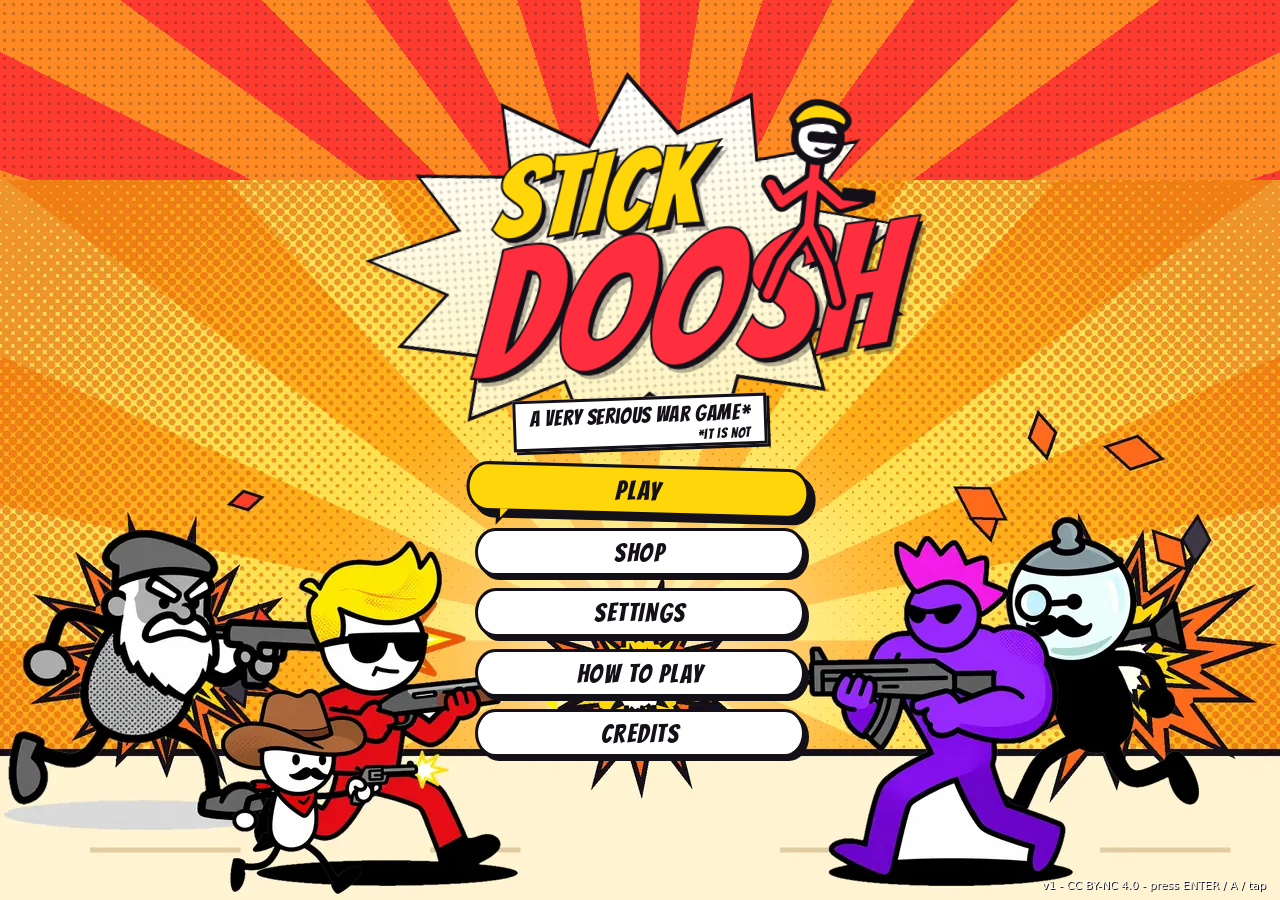
<file: index.html>
<!doctype html>
<html lang="en">
<head>
<meta charset="utf-8">
<meta name="viewport" content="width=device-width, initial-scale=1, viewport-fit=cover, user-scalable=no">
<meta name="theme-color" content="#141018">
<meta name="mobile-web-app-capable" content="yes">
<meta name="apple-mobile-web-app-capable" content="yes">
<meta name="description" content="STICK DOOSH - a silly comic-book stick-figure run-and-gun. PEW. DOOSH. BRRBRBRRRBRR.">
<title>Stick Doosh</title>
<link rel="preconnect" href="https://fonts.googleapis.com">
<link rel="preconnect" href="https://fonts.gstatic.com" crossorigin>
<link href="https://fonts.googleapis.com/css2?family=Bangers&display=swap" rel="stylesheet">
<link rel="stylesheet" href="css/style.css?v=1">
<link rel="stylesheet" href="css/ui.css?v=13">
</head>
<body>
<canvas id="game" aria-label="Stick Doosh game"></canvas>
<div id="ui">
  <div id="title" class="screen"></div>
  <div id="select" class="screen"></div>
  <div id="vs" class="screen"></div>
  <div id="shop" class="screen"></div>
  <div id="settings" class="screen"></div>
  <div id="pause" class="screen"></div>
  <div id="results" class="screen"></div>
  <div id="howto" class="screen"></div>
  <div id="credits" class="screen"></div>
</div>
<div id="toast" aria-live="polite"></div>
<div id="rotate"><div>TURN YOUR PHONE SIDEWAYS<br><span>it's a side-scroller, duh</span></div></div>
<div id="loading">LOADING THE DOOSH...</div>
<script>window.SD_BUILD = '2026-11-17c';</script>
<script src="js/util.js?v=4"></script>
<script src="js/config.js?v=9"></script>
<script src="js/save.js?v=4"></script>
<script src="js/input.js?v=4"></script>
<script src="js/audiolist.js?v=7"></script>
<script src="js/audio.js?v=4"></script>
<script src="js/music.js?v=4"></script>
<script src="js/voice.js?v=8"></script>
<script src="js/comic.js?v=4"></script>
<script src="js/fx.js?v=4"></script>
<script src="js/terrain.js?v=9"></script>
<script src="js/rig.js?v=4"></script>
<script src="js/props.js?v=4"></script>
<script src="js/dudes.js?v=4"></script>
<script src="js/themes.js?v=4"></script>
<script src="js/backdrops.js?v=4"></script>
<script src="js/levelgen.js?v=4"></script>
<script src="js/weapons.js?v=6"></script>
<script src="js/supers.js?v=4"></script>
<script src="js/entities.js?v=7"></script>
<script src="js/enemies.js?v=4"></script>
<script src="js/bosses.js?v=4"></script>
<script src="js/player.js?v=10"></script>
<script src="js/game.js?v=10"></script>
<script src="js/render.js?v=4"></script>
<script src="js/hud.js?v=10"></script>
<script src="js/shop.js?v=4"></script>
<script src="js/ui.js?v=13"></script>
<script src="js/main.js?v=4"></script>
</body>
</html>
</file>
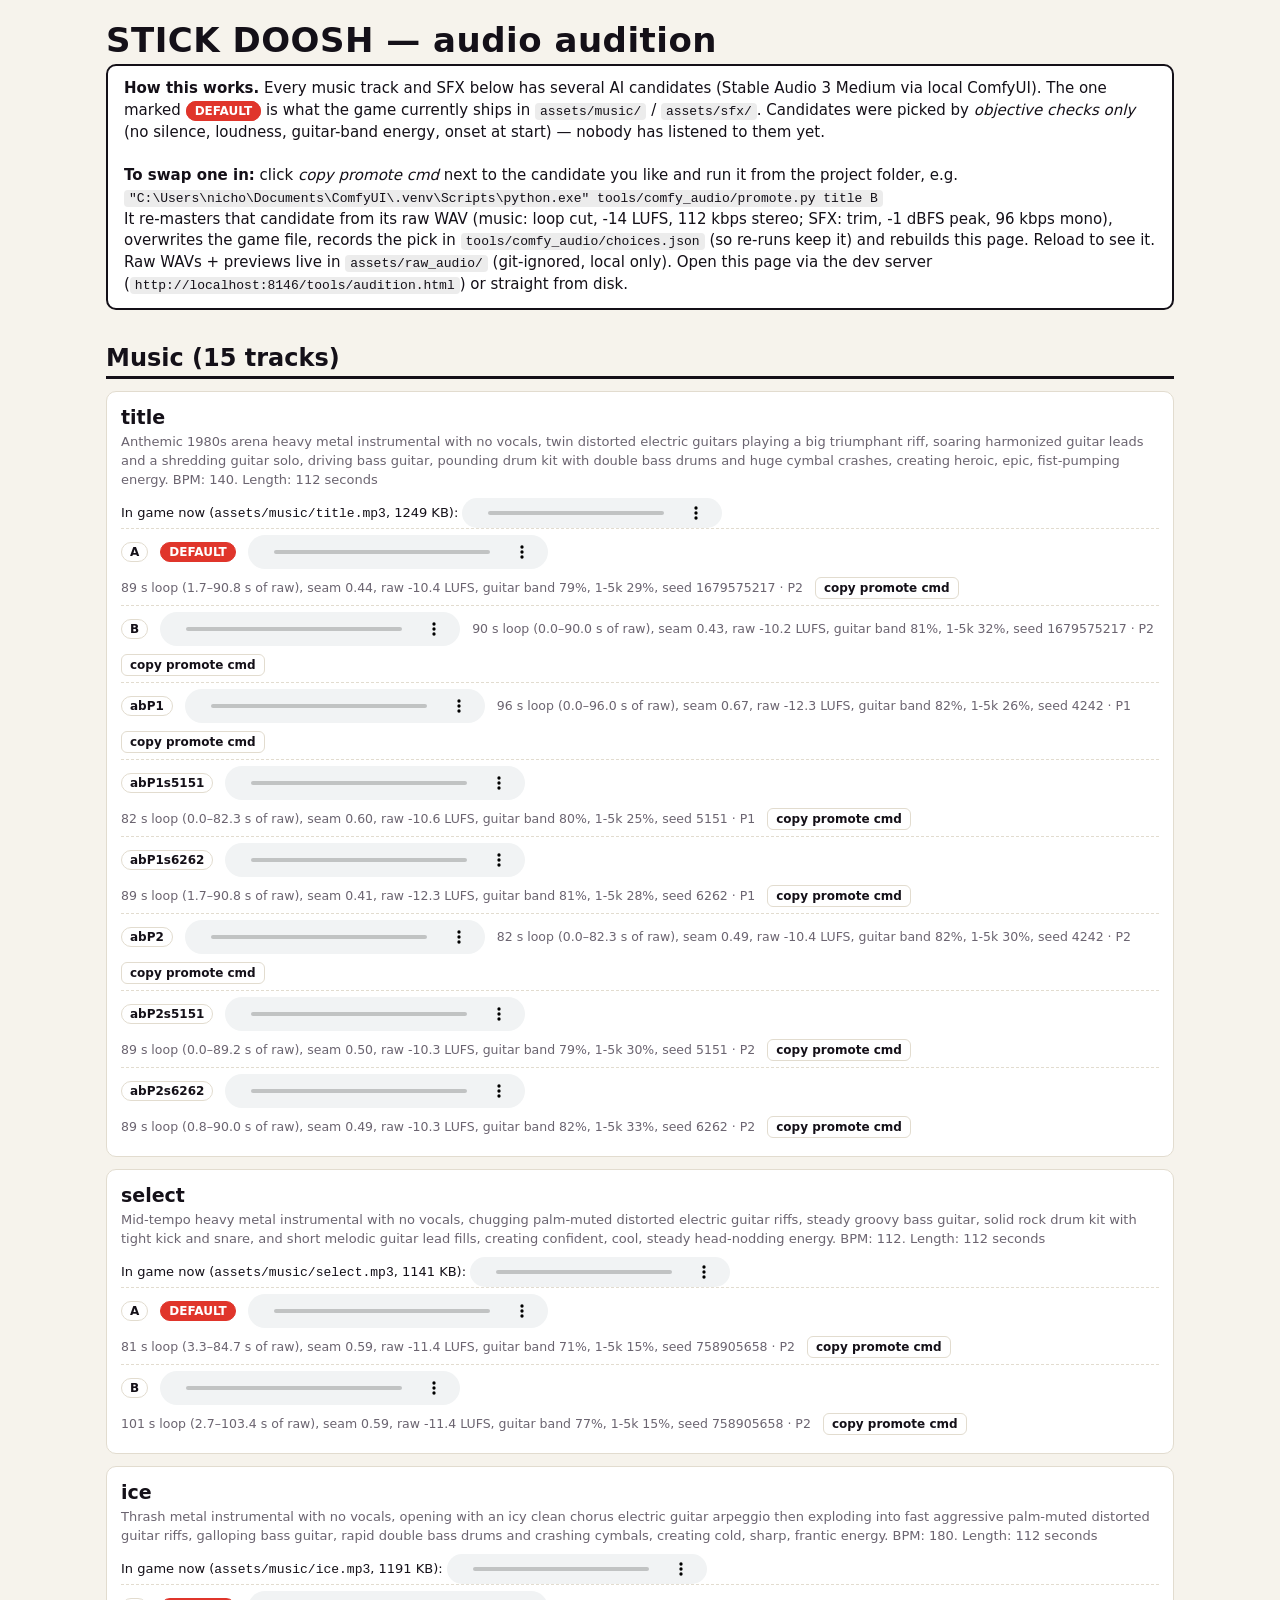
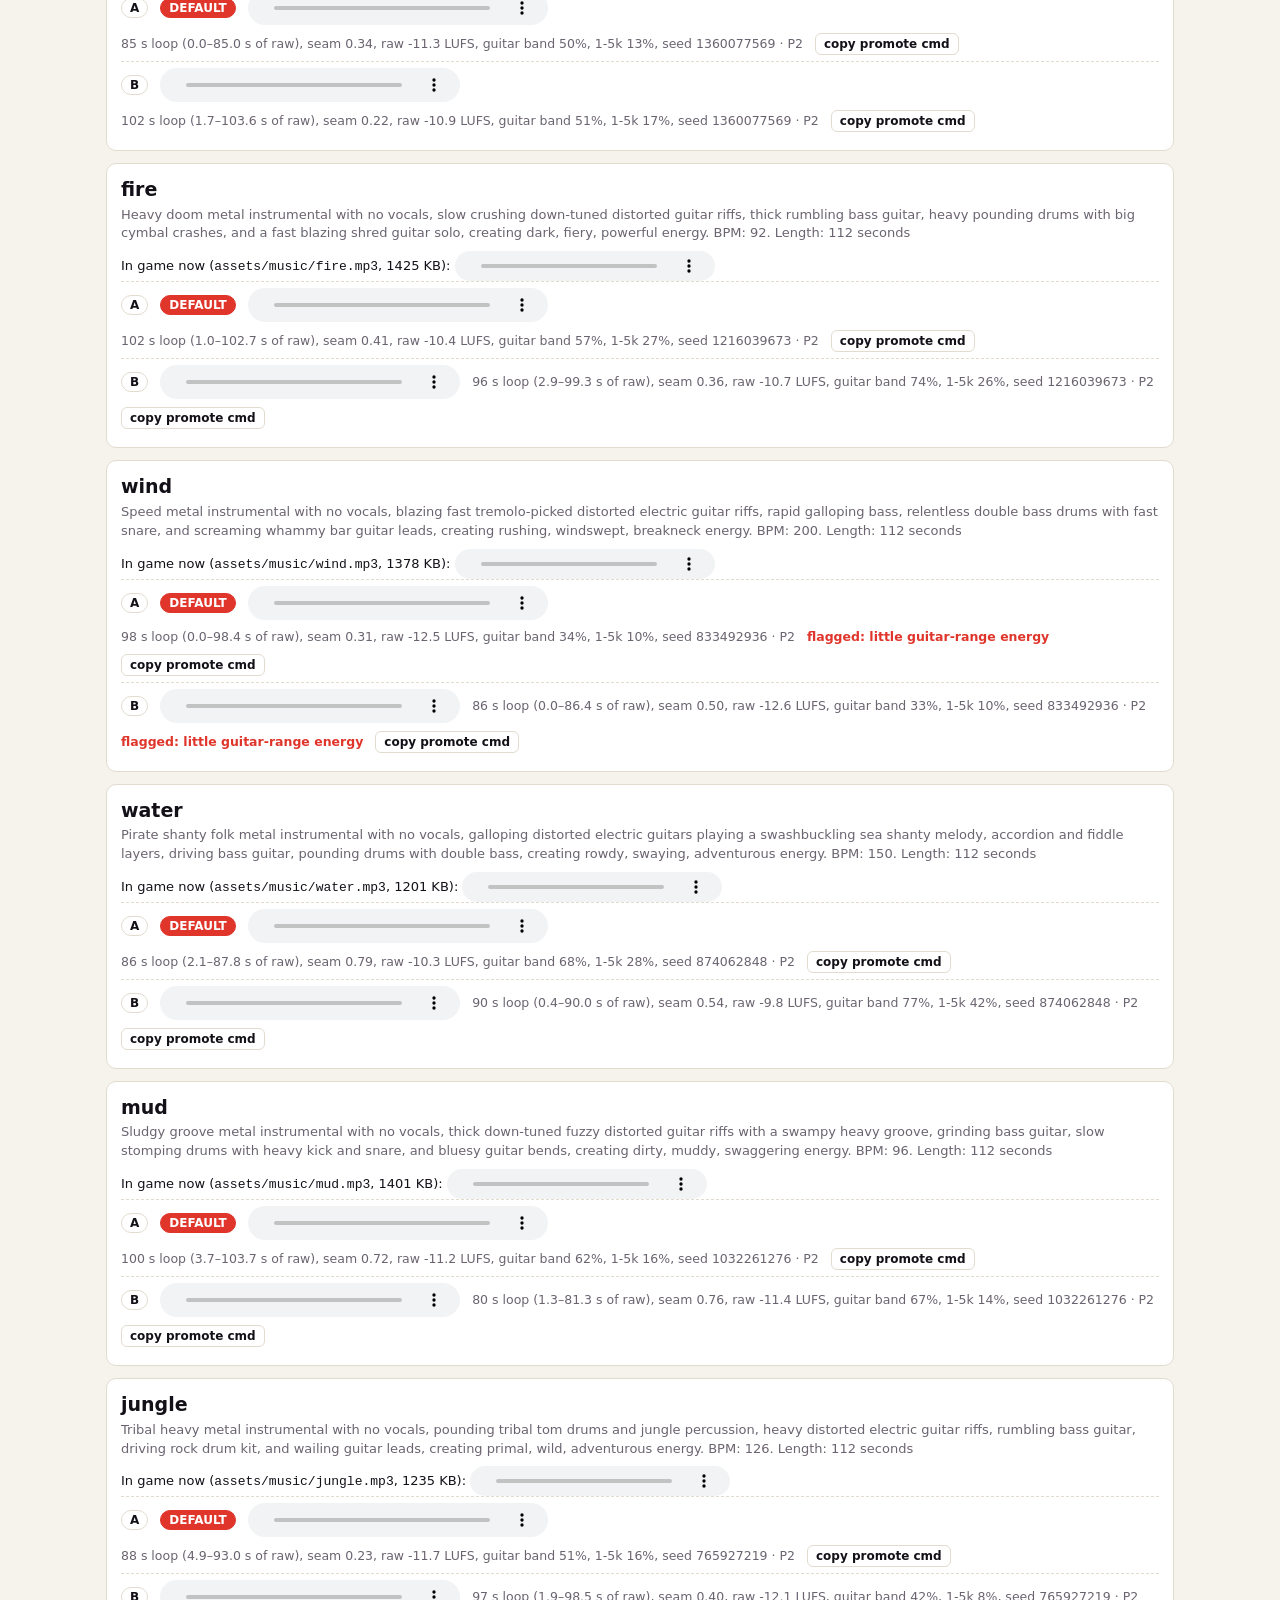
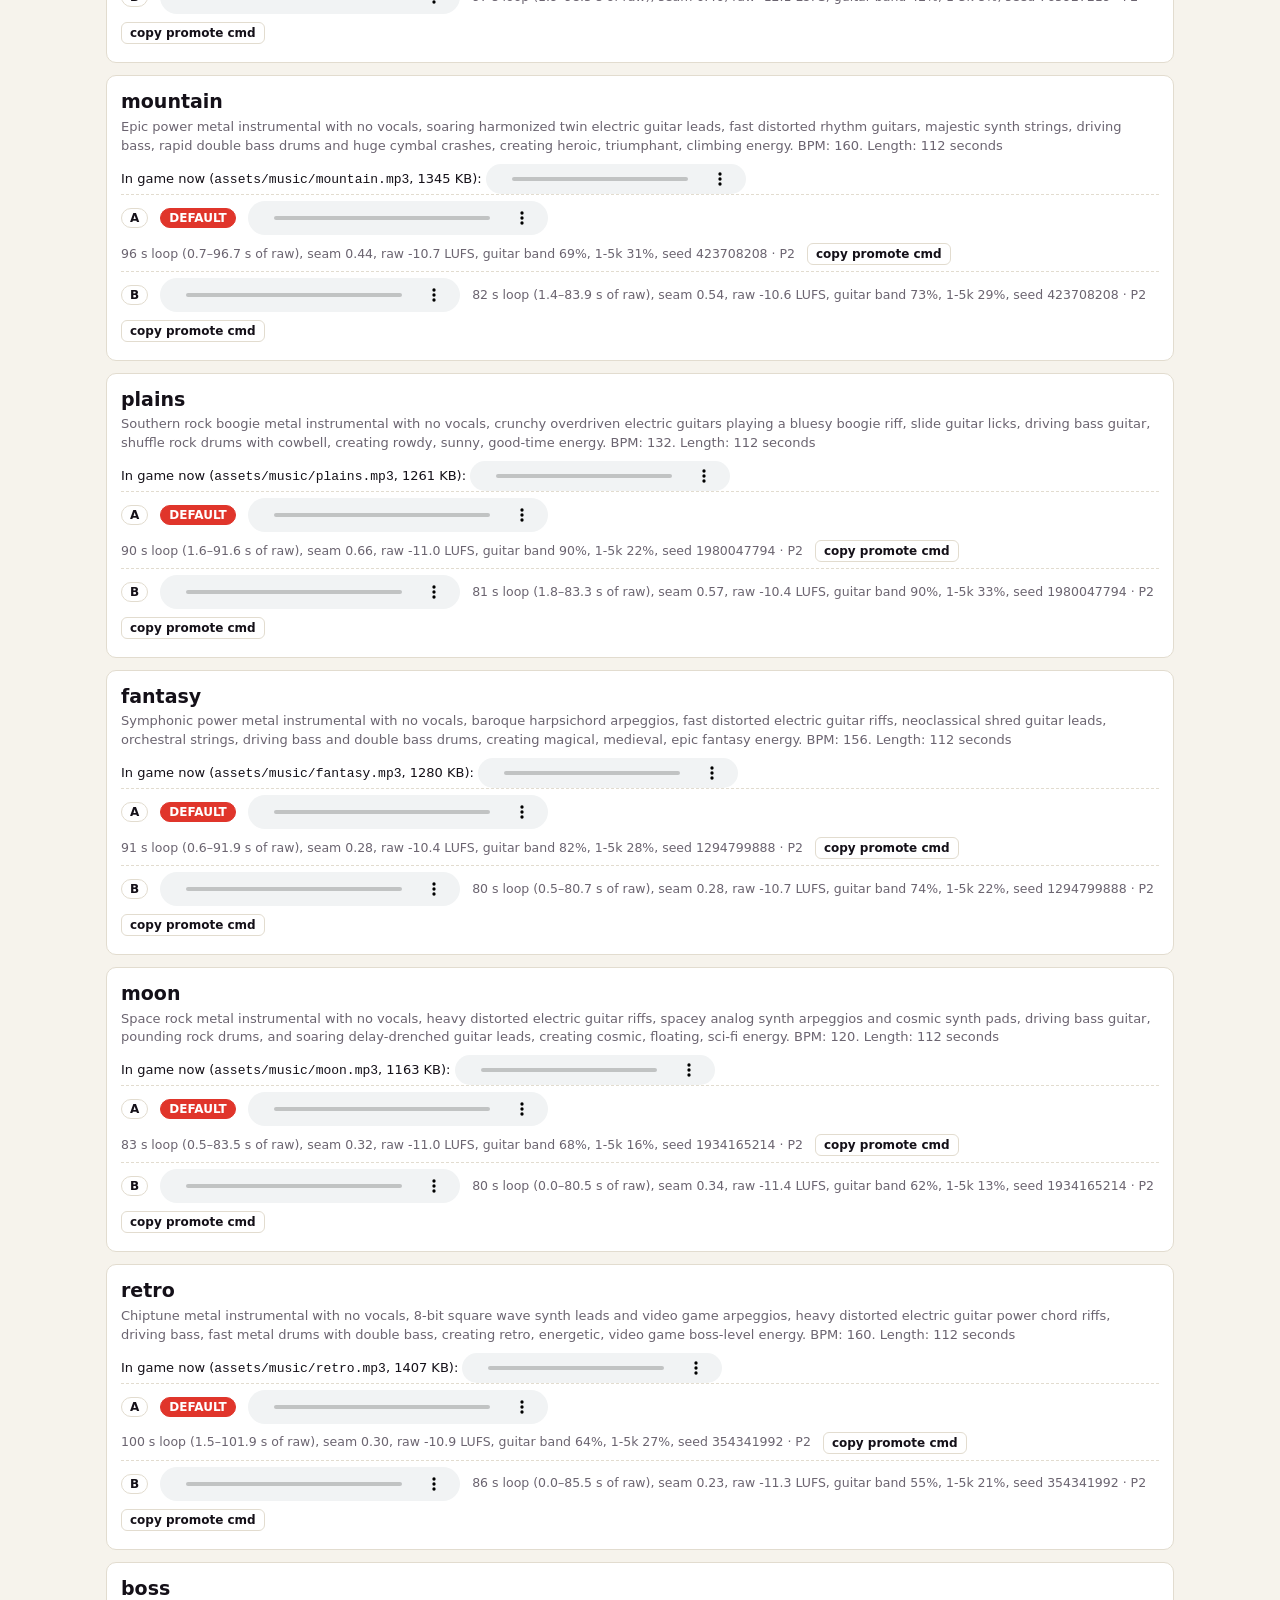
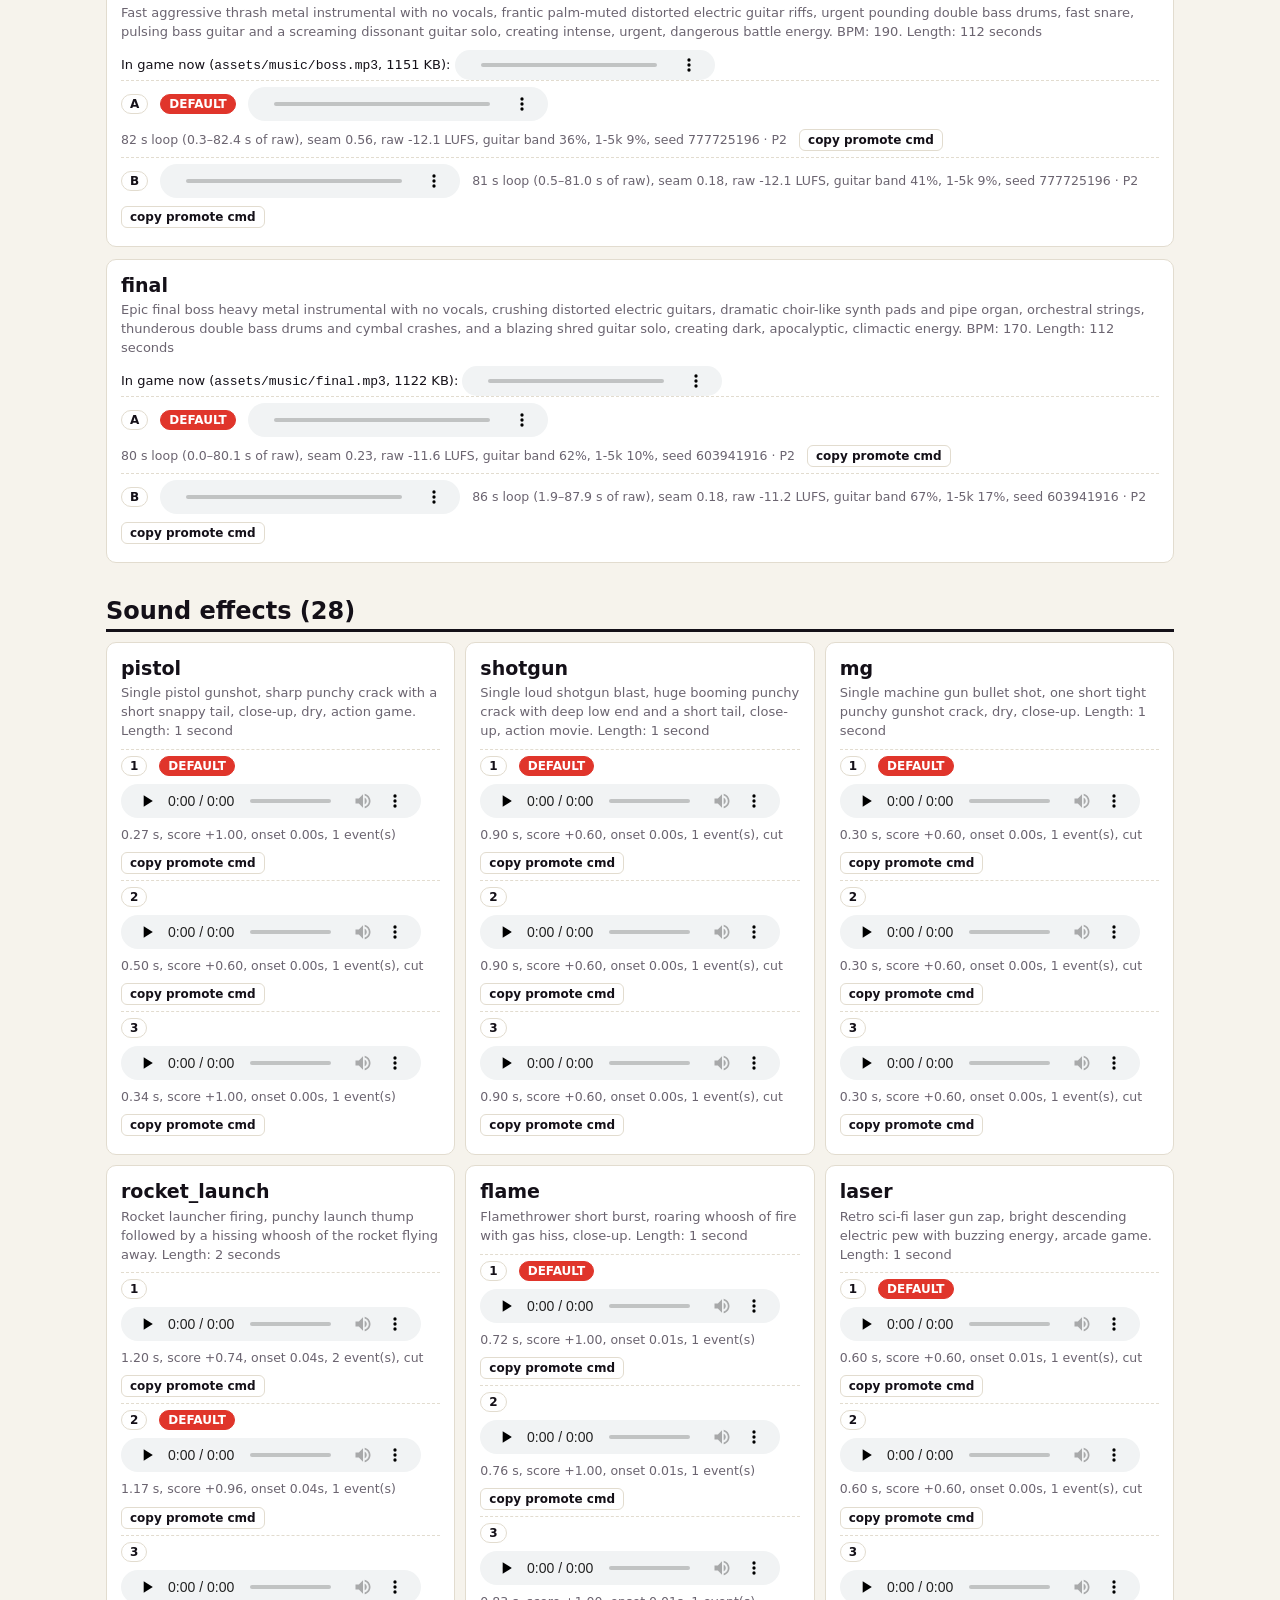
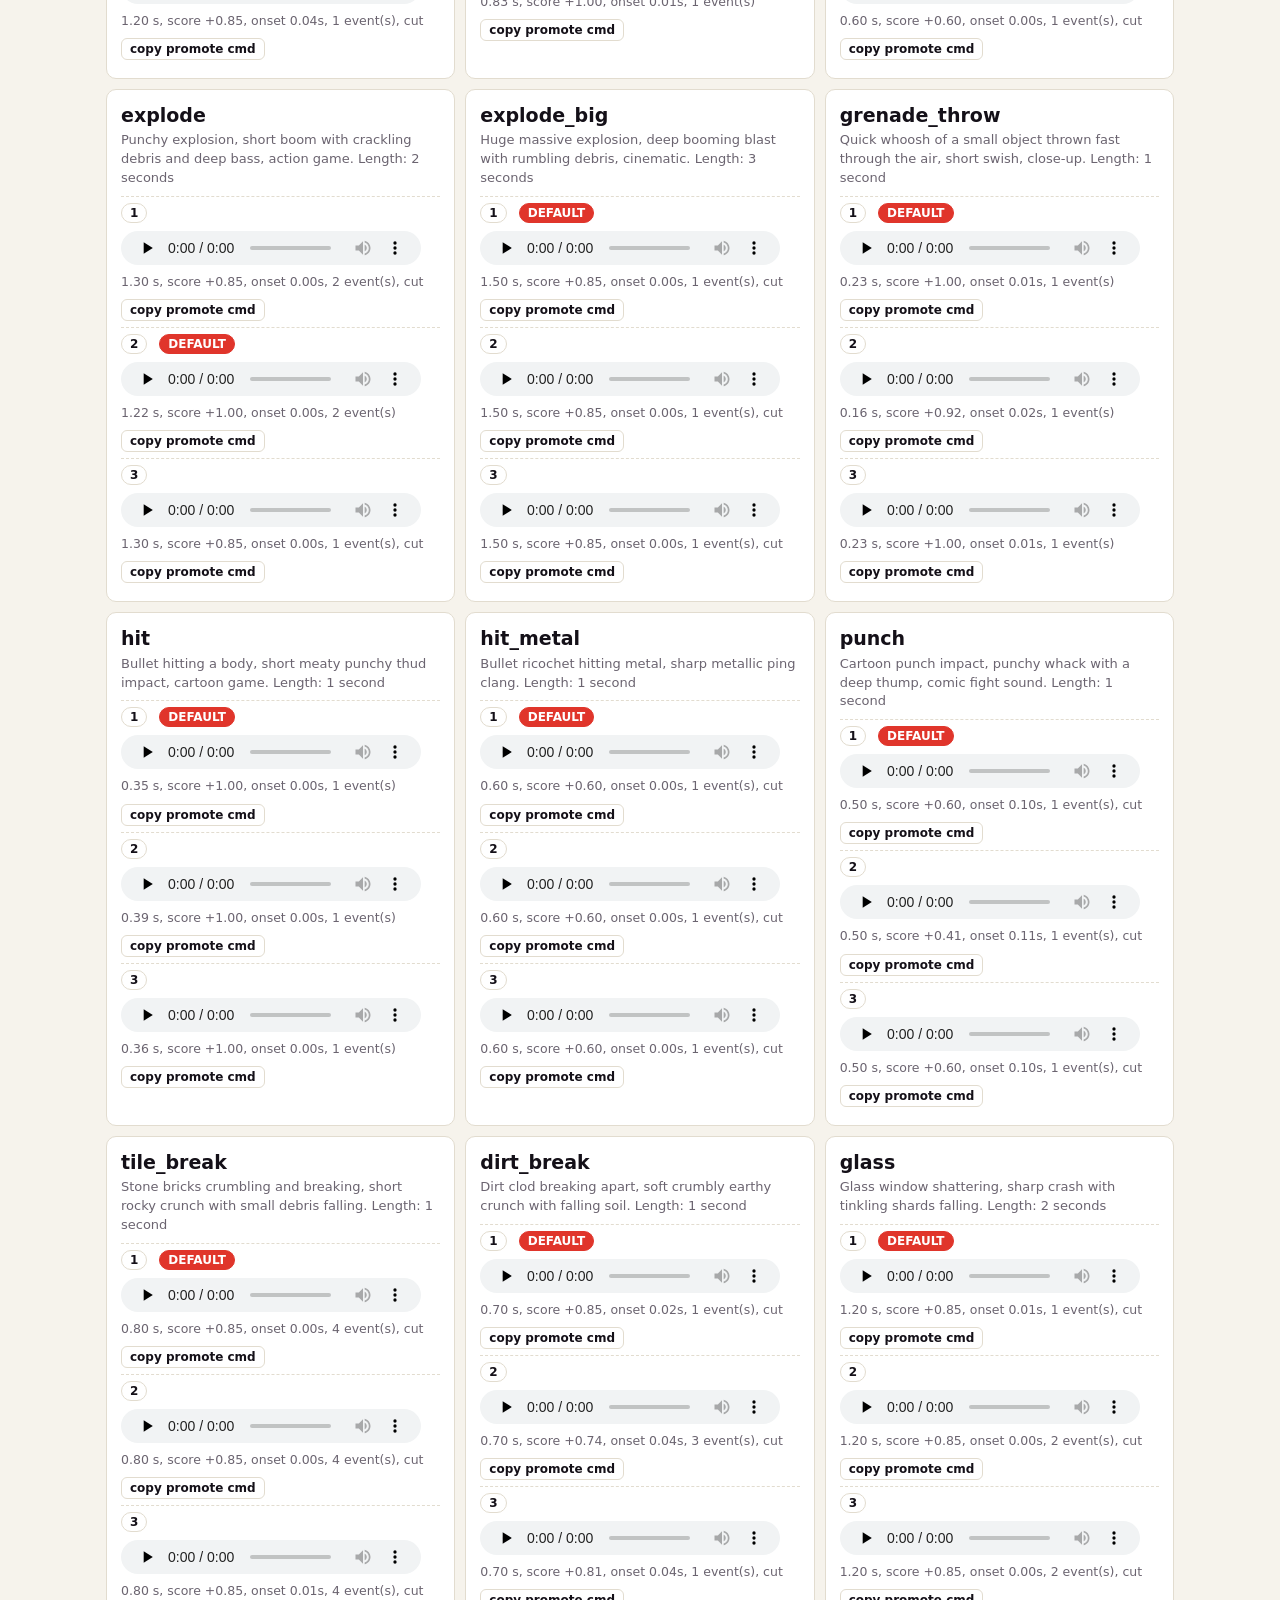
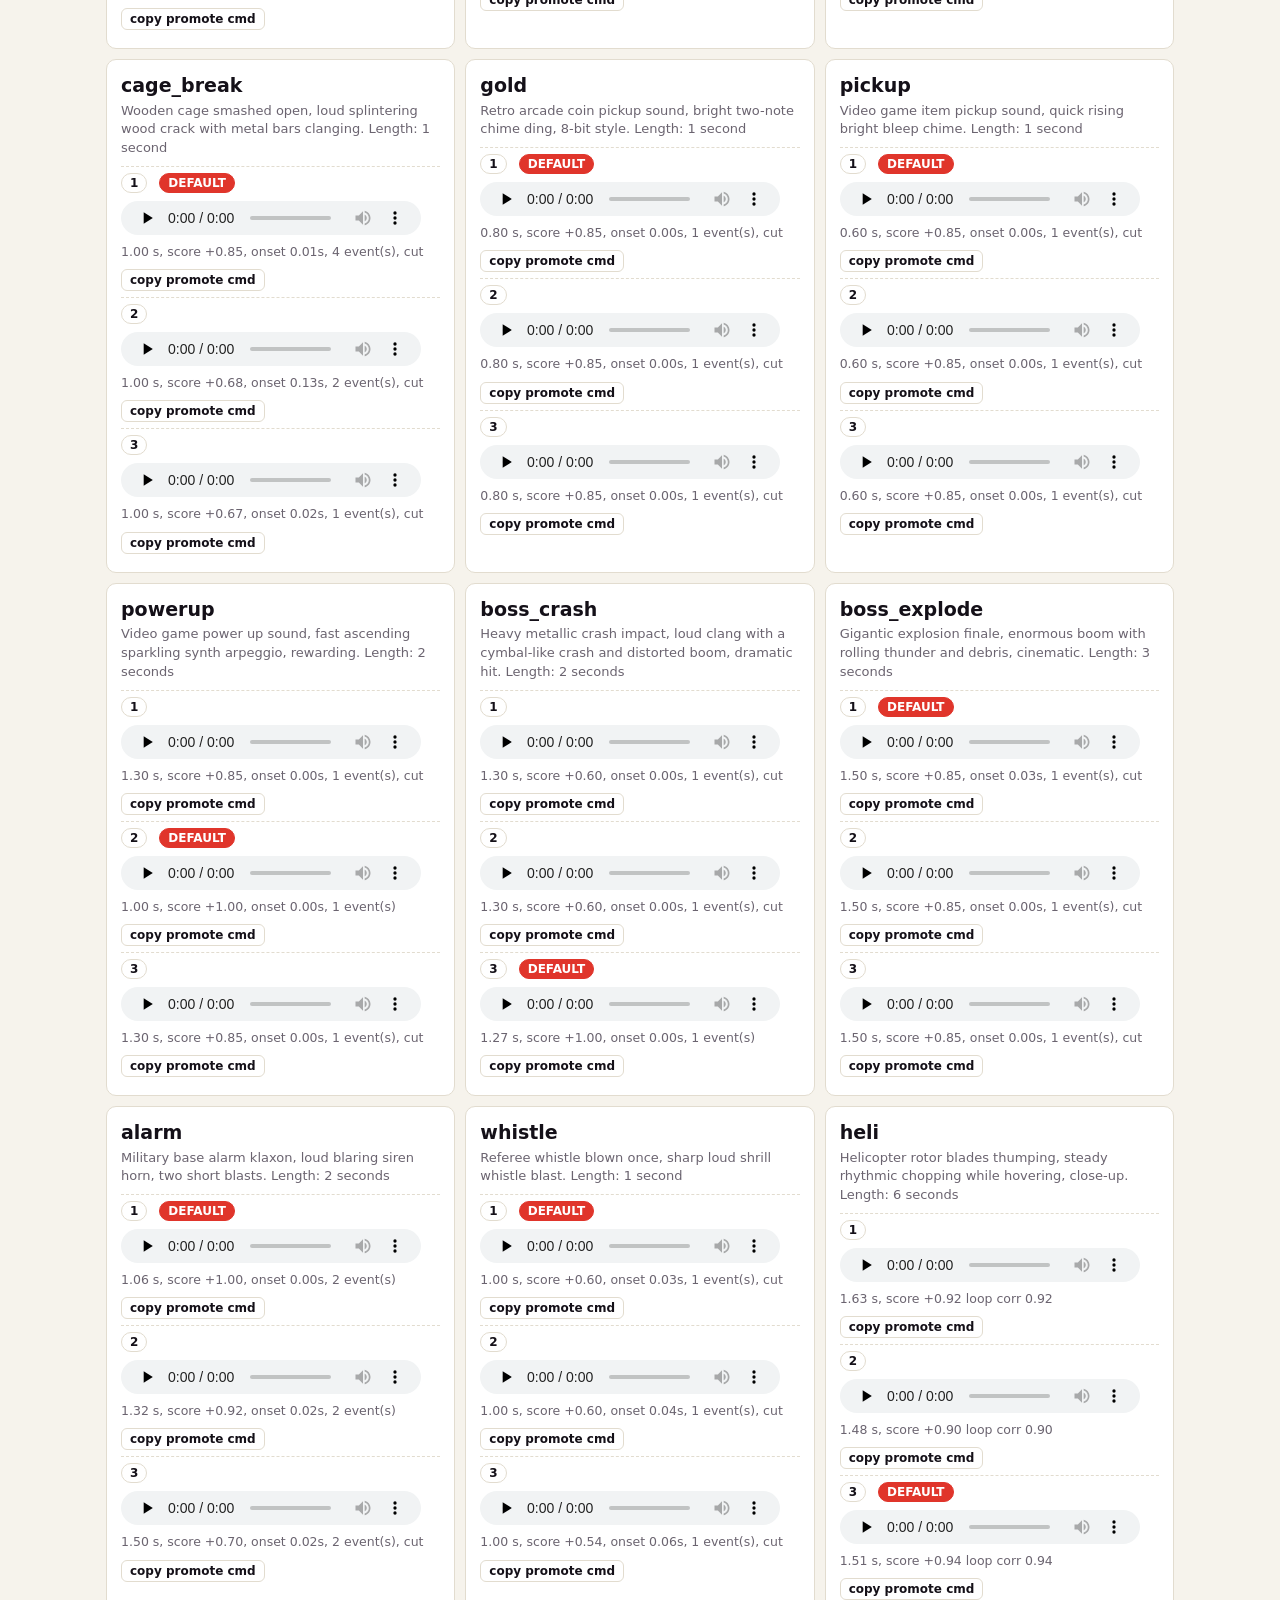
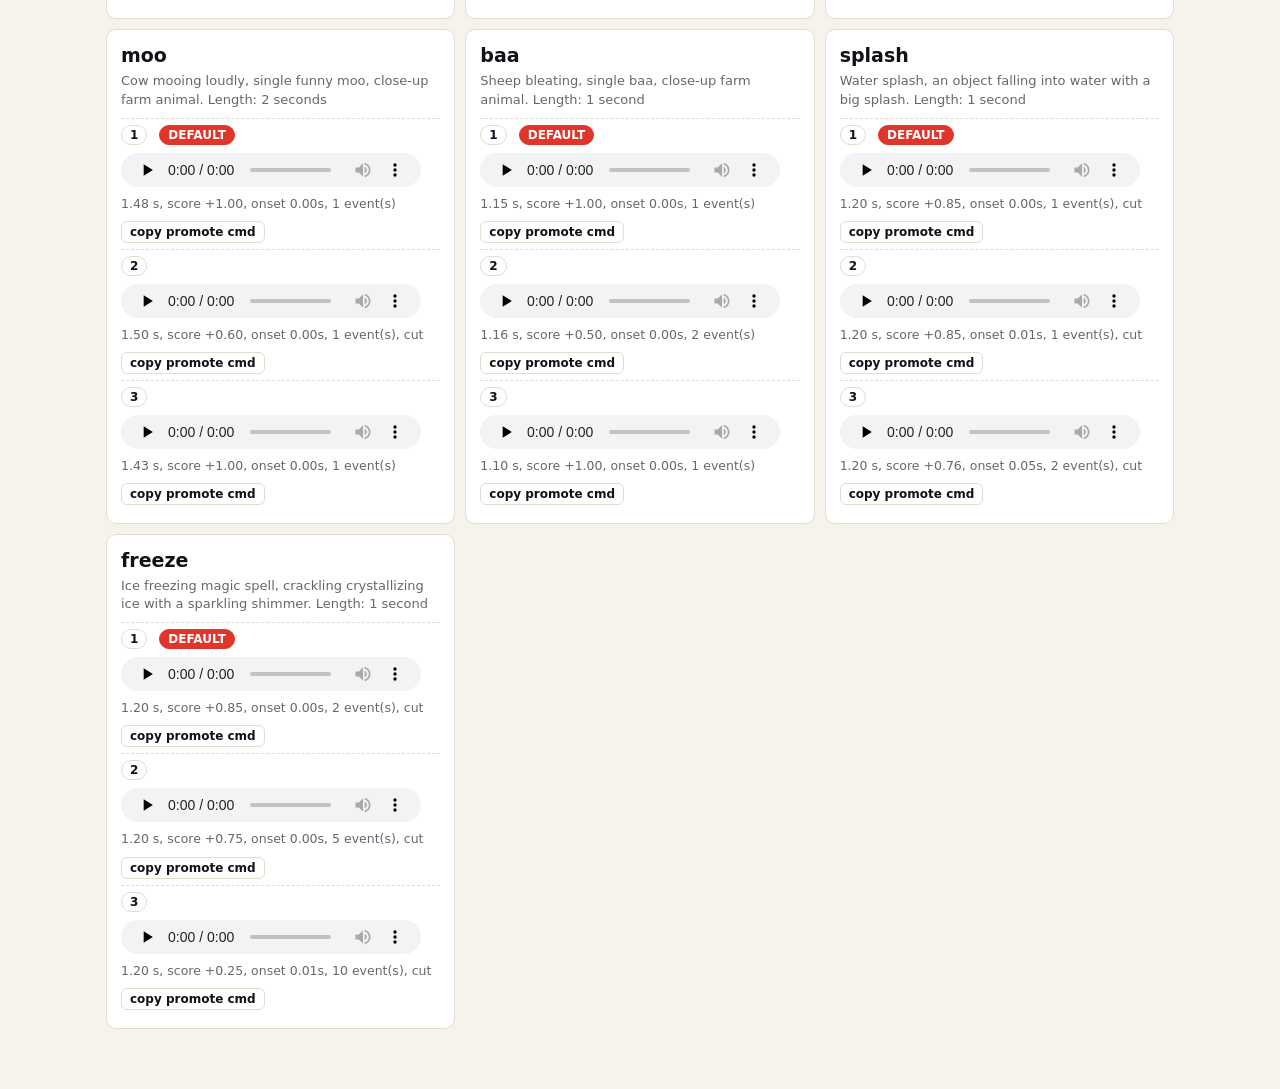
<file: tools/audition.html>
<!doctype html><html lang="en"><head><meta charset="utf-8">
<meta name="viewport" content="width=device-width,initial-scale=1">
<title>Doosh Audio Audition</title><style>
:root{--bg:#f6f3ec;--card:#fff;--ink:#141018;--mut:#6b6470;--acc:#e0352b;--ok:#1f8a4c;--line:#e2dccf}
@media (prefers-color-scheme:dark){:root{--bg:#141218;--card:#1f1c24;--ink:#f1edf5;--mut:#a39cab;--acc:#ff5a4e;--ok:#4cc27f;--line:#34303b}}
*{box-sizing:border-box}body{margin:0;background:var(--bg);color:var(--ink);font:15px/1.45 system-ui,Segoe UI,sans-serif}
main{max-width:1100px;margin:0 auto;padding:20px 16px 60px}h1{font:900 34px Impact,system-ui;letter-spacing:.5px;margin:0 0 4px}
h2{font:800 24px Impact,system-ui;margin:34px 0 10px;border-bottom:3px solid var(--ink);padding-bottom:4px}
.readme{background:var(--card);border:2px solid var(--ink);border-radius:10px;padding:12px 16px}
.readme code,.cmd{font:13px Consolas,monospace;background:rgba(127,127,127,.15);padding:1px 5px;border-radius:4px}
.card{background:var(--card);border:1px solid var(--line);border-radius:10px;padding:12px 14px;margin:12px 0}
.card h3{margin:0 0 2px;font-size:19px}.prompt{color:var(--mut);font-size:13px;margin:0 0 8px}
.row{display:flex;flex-wrap:wrap;align-items:center;gap:8px 12px;padding:6px 0;border-top:1px dashed var(--line)}
.row audio{height:34px;width:300px;max-width:100%}.tag{font:700 12px system-ui;padding:2px 8px;border-radius:99px;border:1px solid var(--line)}
.def{background:var(--acc);color:#fff;border-color:var(--acc)}.meta{color:var(--mut);font-size:12.5px}
.prob{color:var(--acc);font-weight:700;font-size:12.5px}button{font:600 12px system-ui;border:1px solid var(--line);
background:transparent;color:var(--ink);border-radius:6px;padding:3px 8px;cursor:pointer}button:hover{border-color:var(--ink)}
.grid{display:grid;grid-template-columns:repeat(auto-fill,minmax(330px,1fr));gap:10px}.grid .card{margin:0}
.cur{font-size:13px}.cur audio{height:30px;width:260px;max-width:100%;vertical-align:middle}
</style></head><body><main>
<h1>STICK DOOSH &mdash; audio audition</h1>
<div class="readme"><b>How this works.</b> Every music track and SFX below has several AI candidates (Stable Audio 3 Medium via local ComfyUI). The one marked <span class="tag def">DEFAULT</span> is what the game currently ships in <code>assets/music/</code> / <code>assets/sfx/</code>. Candidates were picked by <i>objective checks only</i> (no silence, loudness, guitar-band energy, onset at start) &mdash; nobody has listened to them yet.<br><br><b>To swap one in:</b> click <i>copy promote cmd</i> next to the candidate you like and run it from the project folder, e.g.<br><code>"C:\Users\nicho\Documents\ComfyUI\.venv\Scripts\python.exe" tools/comfy_audio/promote.py title B</code><br>It re-masters that candidate from its raw WAV (music: loop cut, -14 LUFS, 112 kbps stereo; SFX: trim, -1 dBFS peak, 96 kbps mono), overwrites the game file, records the pick in <code>tools/comfy_audio/choices.json</code> (so re-runs keep it) and rebuilds this page. Reload to see it. Raw WAVs + previews live in <code>assets/raw_audio/</code> (git-ignored, local only). Open this page via the dev server (<code>http://localhost:8146/tools/audition.html</code>) or straight from disk.</div>
<h2>Music (15 tracks)</h2>
<div class="card" id="m-title"><h3>title</h3>
<p class="prompt">Anthemic 1980s arena heavy metal instrumental with no vocals, twin distorted electric guitars playing a big triumphant riff, soaring harmonized guitar leads and a shredding guitar solo, driving bass guitar, pounding drum kit with double bass drums and huge cymbal crashes, creating heroic, epic, fist-pumping energy. BPM: 140. Length: 112 seconds</p>
<div class="cur">In game now (<code>assets/music/title.mp3</code>, 1249 KB): <audio controls preload="none" src="../assets/music/title.mp3"></audio></div>
<div class="row"><span class="tag">A</span><span class="tag def">DEFAULT</span><audio controls preload="none" src="../assets/raw_audio/music_preview/title_A.mp3"></audio><span class="meta">89 s loop (1.7&ndash;90.8 s of raw), seam 0.44, raw -10.4 LUFS, guitar band 79%, 1-5k 29%, seed 1679575217 &middot; P2</span>
<button data-cmd="&quot;C:\Users\nicho\Documents\ComfyUI\.venv\Scripts\python.exe&quot; tools/comfy_audio/promote.py title A">copy promote cmd</button></div>
<div class="row"><span class="tag">B</span><audio controls preload="none" src="../assets/raw_audio/music_preview/title_B.mp3"></audio><span class="meta">90 s loop (0.0&ndash;90.0 s of raw), seam 0.43, raw -10.2 LUFS, guitar band 81%, 1-5k 32%, seed 1679575217 &middot; P2</span>
<button data-cmd="&quot;C:\Users\nicho\Documents\ComfyUI\.venv\Scripts\python.exe&quot; tools/comfy_audio/promote.py title B">copy promote cmd</button></div>
<div class="row"><span class="tag">abP1</span><audio controls preload="none" src="../assets/raw_audio/music_preview/title_abP1.mp3"></audio><span class="meta">96 s loop (0.0&ndash;96.0 s of raw), seam 0.67, raw -12.3 LUFS, guitar band 82%, 1-5k 26%, seed 4242 &middot; P1</span>
<button data-cmd="&quot;C:\Users\nicho\Documents\ComfyUI\.venv\Scripts\python.exe&quot; tools/comfy_audio/promote.py title abP1">copy promote cmd</button></div>
<div class="row"><span class="tag">abP1s5151</span><audio controls preload="none" src="../assets/raw_audio/music_preview/title_abP1s5151.mp3"></audio><span class="meta">82 s loop (0.0&ndash;82.3 s of raw), seam 0.60, raw -10.6 LUFS, guitar band 80%, 1-5k 25%, seed 5151 &middot; P1</span>
<button data-cmd="&quot;C:\Users\nicho\Documents\ComfyUI\.venv\Scripts\python.exe&quot; tools/comfy_audio/promote.py title abP1s5151">copy promote cmd</button></div>
<div class="row"><span class="tag">abP1s6262</span><audio controls preload="none" src="../assets/raw_audio/music_preview/title_abP1s6262.mp3"></audio><span class="meta">89 s loop (1.7&ndash;90.8 s of raw), seam 0.41, raw -12.3 LUFS, guitar band 81%, 1-5k 28%, seed 6262 &middot; P1</span>
<button data-cmd="&quot;C:\Users\nicho\Documents\ComfyUI\.venv\Scripts\python.exe&quot; tools/comfy_audio/promote.py title abP1s6262">copy promote cmd</button></div>
<div class="row"><span class="tag">abP2</span><audio controls preload="none" src="../assets/raw_audio/music_preview/title_abP2.mp3"></audio><span class="meta">82 s loop (0.0&ndash;82.3 s of raw), seam 0.49, raw -10.4 LUFS, guitar band 82%, 1-5k 30%, seed 4242 &middot; P2</span>
<button data-cmd="&quot;C:\Users\nicho\Documents\ComfyUI\.venv\Scripts\python.exe&quot; tools/comfy_audio/promote.py title abP2">copy promote cmd</button></div>
<div class="row"><span class="tag">abP2s5151</span><audio controls preload="none" src="../assets/raw_audio/music_preview/title_abP2s5151.mp3"></audio><span class="meta">89 s loop (0.0&ndash;89.2 s of raw), seam 0.50, raw -10.3 LUFS, guitar band 79%, 1-5k 30%, seed 5151 &middot; P2</span>
<button data-cmd="&quot;C:\Users\nicho\Documents\ComfyUI\.venv\Scripts\python.exe&quot; tools/comfy_audio/promote.py title abP2s5151">copy promote cmd</button></div>
<div class="row"><span class="tag">abP2s6262</span><audio controls preload="none" src="../assets/raw_audio/music_preview/title_abP2s6262.mp3"></audio><span class="meta">89 s loop (0.8&ndash;90.0 s of raw), seam 0.49, raw -10.3 LUFS, guitar band 82%, 1-5k 33%, seed 6262 &middot; P2</span>
<button data-cmd="&quot;C:\Users\nicho\Documents\ComfyUI\.venv\Scripts\python.exe&quot; tools/comfy_audio/promote.py title abP2s6262">copy promote cmd</button></div>
</div>
<div class="card" id="m-select"><h3>select</h3>
<p class="prompt">Mid-tempo heavy metal instrumental with no vocals, chugging palm-muted distorted electric guitar riffs, steady groovy bass guitar, solid rock drum kit with tight kick and snare, and short melodic guitar lead fills, creating confident, cool, steady head-nodding energy. BPM: 112. Length: 112 seconds</p>
<div class="cur">In game now (<code>assets/music/select.mp3</code>, 1141 KB): <audio controls preload="none" src="../assets/music/select.mp3"></audio></div>
<div class="row"><span class="tag">A</span><span class="tag def">DEFAULT</span><audio controls preload="none" src="../assets/raw_audio/music_preview/select_A.mp3"></audio><span class="meta">81 s loop (3.3&ndash;84.7 s of raw), seam 0.59, raw -11.4 LUFS, guitar band 71%, 1-5k 15%, seed 758905658 &middot; P2</span>
<button data-cmd="&quot;C:\Users\nicho\Documents\ComfyUI\.venv\Scripts\python.exe&quot; tools/comfy_audio/promote.py select A">copy promote cmd</button></div>
<div class="row"><span class="tag">B</span><audio controls preload="none" src="../assets/raw_audio/music_preview/select_B.mp3"></audio><span class="meta">101 s loop (2.7&ndash;103.4 s of raw), seam 0.59, raw -11.4 LUFS, guitar band 77%, 1-5k 15%, seed 758905658 &middot; P2</span>
<button data-cmd="&quot;C:\Users\nicho\Documents\ComfyUI\.venv\Scripts\python.exe&quot; tools/comfy_audio/promote.py select B">copy promote cmd</button></div>
</div>
<div class="card" id="m-ice"><h3>ice</h3>
<p class="prompt">Thrash metal instrumental with no vocals, opening with an icy clean chorus electric guitar arpeggio then exploding into fast aggressive palm-muted distorted guitar riffs, galloping bass guitar, rapid double bass drums and crashing cymbals, creating cold, sharp, frantic energy. BPM: 180. Length: 112 seconds</p>
<div class="cur">In game now (<code>assets/music/ice.mp3</code>, 1191 KB): <audio controls preload="none" src="../assets/music/ice.mp3"></audio></div>
<div class="row"><span class="tag">A</span><span class="tag def">DEFAULT</span><audio controls preload="none" src="../assets/raw_audio/music_preview/ice_A.mp3"></audio><span class="meta">85 s loop (0.0&ndash;85.0 s of raw), seam 0.34, raw -11.3 LUFS, guitar band 50%, 1-5k 13%, seed 1360077569 &middot; P2</span>
<button data-cmd="&quot;C:\Users\nicho\Documents\ComfyUI\.venv\Scripts\python.exe&quot; tools/comfy_audio/promote.py ice A">copy promote cmd</button></div>
<div class="row"><span class="tag">B</span><audio controls preload="none" src="../assets/raw_audio/music_preview/ice_B.mp3"></audio><span class="meta">102 s loop (1.7&ndash;103.6 s of raw), seam 0.22, raw -10.9 LUFS, guitar band 51%, 1-5k 17%, seed 1360077569 &middot; P2</span>
<button data-cmd="&quot;C:\Users\nicho\Documents\ComfyUI\.venv\Scripts\python.exe&quot; tools/comfy_audio/promote.py ice B">copy promote cmd</button></div>
</div>
<div class="card" id="m-fire"><h3>fire</h3>
<p class="prompt">Heavy doom metal instrumental with no vocals, slow crushing down-tuned distorted guitar riffs, thick rumbling bass guitar, heavy pounding drums with big cymbal crashes, and a fast blazing shred guitar solo, creating dark, fiery, powerful energy. BPM: 92. Length: 112 seconds</p>
<div class="cur">In game now (<code>assets/music/fire.mp3</code>, 1425 KB): <audio controls preload="none" src="../assets/music/fire.mp3"></audio></div>
<div class="row"><span class="tag">A</span><span class="tag def">DEFAULT</span><audio controls preload="none" src="../assets/raw_audio/music_preview/fire_A.mp3"></audio><span class="meta">102 s loop (1.0&ndash;102.7 s of raw), seam 0.41, raw -10.4 LUFS, guitar band 57%, 1-5k 27%, seed 1216039673 &middot; P2</span>
<button data-cmd="&quot;C:\Users\nicho\Documents\ComfyUI\.venv\Scripts\python.exe&quot; tools/comfy_audio/promote.py fire A">copy promote cmd</button></div>
<div class="row"><span class="tag">B</span><audio controls preload="none" src="../assets/raw_audio/music_preview/fire_B.mp3"></audio><span class="meta">96 s loop (2.9&ndash;99.3 s of raw), seam 0.36, raw -10.7 LUFS, guitar band 74%, 1-5k 26%, seed 1216039673 &middot; P2</span>
<button data-cmd="&quot;C:\Users\nicho\Documents\ComfyUI\.venv\Scripts\python.exe&quot; tools/comfy_audio/promote.py fire B">copy promote cmd</button></div>
</div>
<div class="card" id="m-wind"><h3>wind</h3>
<p class="prompt">Speed metal instrumental with no vocals, blazing fast tremolo-picked distorted electric guitar riffs, rapid galloping bass, relentless double bass drums with fast snare, and screaming whammy bar guitar leads, creating rushing, windswept, breakneck energy. BPM: 200. Length: 112 seconds</p>
<div class="cur">In game now (<code>assets/music/wind.mp3</code>, 1378 KB): <audio controls preload="none" src="../assets/music/wind.mp3"></audio></div>
<div class="row"><span class="tag">A</span><span class="tag def">DEFAULT</span><audio controls preload="none" src="../assets/raw_audio/music_preview/wind_A.mp3"></audio><span class="meta">98 s loop (0.0&ndash;98.4 s of raw), seam 0.31, raw -12.5 LUFS, guitar band 34%, 1-5k 10%, seed 833492936 &middot; P2</span>
<span class="prob">flagged: little guitar-range energy</span>
<button data-cmd="&quot;C:\Users\nicho\Documents\ComfyUI\.venv\Scripts\python.exe&quot; tools/comfy_audio/promote.py wind A">copy promote cmd</button></div>
<div class="row"><span class="tag">B</span><audio controls preload="none" src="../assets/raw_audio/music_preview/wind_B.mp3"></audio><span class="meta">86 s loop (0.0&ndash;86.4 s of raw), seam 0.50, raw -12.6 LUFS, guitar band 33%, 1-5k 10%, seed 833492936 &middot; P2</span>
<span class="prob">flagged: little guitar-range energy</span>
<button data-cmd="&quot;C:\Users\nicho\Documents\ComfyUI\.venv\Scripts\python.exe&quot; tools/comfy_audio/promote.py wind B">copy promote cmd</button></div>
</div>
<div class="card" id="m-water"><h3>water</h3>
<p class="prompt">Pirate shanty folk metal instrumental with no vocals, galloping distorted electric guitars playing a swashbuckling sea shanty melody, accordion and fiddle layers, driving bass guitar, pounding drums with double bass, creating rowdy, swaying, adventurous energy. BPM: 150. Length: 112 seconds</p>
<div class="cur">In game now (<code>assets/music/water.mp3</code>, 1201 KB): <audio controls preload="none" src="../assets/music/water.mp3"></audio></div>
<div class="row"><span class="tag">A</span><span class="tag def">DEFAULT</span><audio controls preload="none" src="../assets/raw_audio/music_preview/water_A.mp3"></audio><span class="meta">86 s loop (2.1&ndash;87.8 s of raw), seam 0.79, raw -10.3 LUFS, guitar band 68%, 1-5k 28%, seed 874062848 &middot; P2</span>
<button data-cmd="&quot;C:\Users\nicho\Documents\ComfyUI\.venv\Scripts\python.exe&quot; tools/comfy_audio/promote.py water A">copy promote cmd</button></div>
<div class="row"><span class="tag">B</span><audio controls preload="none" src="../assets/raw_audio/music_preview/water_B.mp3"></audio><span class="meta">90 s loop (0.4&ndash;90.0 s of raw), seam 0.54, raw -9.8 LUFS, guitar band 77%, 1-5k 42%, seed 874062848 &middot; P2</span>
<button data-cmd="&quot;C:\Users\nicho\Documents\ComfyUI\.venv\Scripts\python.exe&quot; tools/comfy_audio/promote.py water B">copy promote cmd</button></div>
</div>
<div class="card" id="m-mud"><h3>mud</h3>
<p class="prompt">Sludgy groove metal instrumental with no vocals, thick down-tuned fuzzy distorted guitar riffs with a swampy heavy groove, grinding bass guitar, slow stomping drums with heavy kick and snare, and bluesy guitar bends, creating dirty, muddy, swaggering energy. BPM: 96. Length: 112 seconds</p>
<div class="cur">In game now (<code>assets/music/mud.mp3</code>, 1401 KB): <audio controls preload="none" src="../assets/music/mud.mp3"></audio></div>
<div class="row"><span class="tag">A</span><span class="tag def">DEFAULT</span><audio controls preload="none" src="../assets/raw_audio/music_preview/mud_A.mp3"></audio><span class="meta">100 s loop (3.7&ndash;103.7 s of raw), seam 0.72, raw -11.2 LUFS, guitar band 62%, 1-5k 16%, seed 1032261276 &middot; P2</span>
<button data-cmd="&quot;C:\Users\nicho\Documents\ComfyUI\.venv\Scripts\python.exe&quot; tools/comfy_audio/promote.py mud A">copy promote cmd</button></div>
<div class="row"><span class="tag">B</span><audio controls preload="none" src="../assets/raw_audio/music_preview/mud_B.mp3"></audio><span class="meta">80 s loop (1.3&ndash;81.3 s of raw), seam 0.76, raw -11.4 LUFS, guitar band 67%, 1-5k 14%, seed 1032261276 &middot; P2</span>
<button data-cmd="&quot;C:\Users\nicho\Documents\ComfyUI\.venv\Scripts\python.exe&quot; tools/comfy_audio/promote.py mud B">copy promote cmd</button></div>
</div>
<div class="card" id="m-jungle"><h3>jungle</h3>
<p class="prompt">Tribal heavy metal instrumental with no vocals, pounding tribal tom drums and jungle percussion, heavy distorted electric guitar riffs, rumbling bass guitar, driving rock drum kit, and wailing guitar leads, creating primal, wild, adventurous energy. BPM: 126. Length: 112 seconds</p>
<div class="cur">In game now (<code>assets/music/jungle.mp3</code>, 1235 KB): <audio controls preload="none" src="../assets/music/jungle.mp3"></audio></div>
<div class="row"><span class="tag">A</span><span class="tag def">DEFAULT</span><audio controls preload="none" src="../assets/raw_audio/music_preview/jungle_A.mp3"></audio><span class="meta">88 s loop (4.9&ndash;93.0 s of raw), seam 0.23, raw -11.7 LUFS, guitar band 51%, 1-5k 16%, seed 765927219 &middot; P2</span>
<button data-cmd="&quot;C:\Users\nicho\Documents\ComfyUI\.venv\Scripts\python.exe&quot; tools/comfy_audio/promote.py jungle A">copy promote cmd</button></div>
<div class="row"><span class="tag">B</span><audio controls preload="none" src="../assets/raw_audio/music_preview/jungle_B.mp3"></audio><span class="meta">97 s loop (1.9&ndash;98.5 s of raw), seam 0.40, raw -12.1 LUFS, guitar band 42%, 1-5k 8%, seed 765927219 &middot; P2</span>
<button data-cmd="&quot;C:\Users\nicho\Documents\ComfyUI\.venv\Scripts\python.exe&quot; tools/comfy_audio/promote.py jungle B">copy promote cmd</button></div>
</div>
<div class="card" id="m-mountain"><h3>mountain</h3>
<p class="prompt">Epic power metal instrumental with no vocals, soaring harmonized twin electric guitar leads, fast distorted rhythm guitars, majestic synth strings, driving bass, rapid double bass drums and huge cymbal crashes, creating heroic, triumphant, climbing energy. BPM: 160. Length: 112 seconds</p>
<div class="cur">In game now (<code>assets/music/mountain.mp3</code>, 1345 KB): <audio controls preload="none" src="../assets/music/mountain.mp3"></audio></div>
<div class="row"><span class="tag">A</span><span class="tag def">DEFAULT</span><audio controls preload="none" src="../assets/raw_audio/music_preview/mountain_A.mp3"></audio><span class="meta">96 s loop (0.7&ndash;96.7 s of raw), seam 0.44, raw -10.7 LUFS, guitar band 69%, 1-5k 31%, seed 423708208 &middot; P2</span>
<button data-cmd="&quot;C:\Users\nicho\Documents\ComfyUI\.venv\Scripts\python.exe&quot; tools/comfy_audio/promote.py mountain A">copy promote cmd</button></div>
<div class="row"><span class="tag">B</span><audio controls preload="none" src="../assets/raw_audio/music_preview/mountain_B.mp3"></audio><span class="meta">82 s loop (1.4&ndash;83.9 s of raw), seam 0.54, raw -10.6 LUFS, guitar band 73%, 1-5k 29%, seed 423708208 &middot; P2</span>
<button data-cmd="&quot;C:\Users\nicho\Documents\ComfyUI\.venv\Scripts\python.exe&quot; tools/comfy_audio/promote.py mountain B">copy promote cmd</button></div>
</div>
<div class="card" id="m-plains"><h3>plains</h3>
<p class="prompt">Southern rock boogie metal instrumental with no vocals, crunchy overdriven electric guitars playing a bluesy boogie riff, slide guitar licks, driving bass guitar, shuffle rock drums with cowbell, creating rowdy, sunny, good-time energy. BPM: 132. Length: 112 seconds</p>
<div class="cur">In game now (<code>assets/music/plains.mp3</code>, 1261 KB): <audio controls preload="none" src="../assets/music/plains.mp3"></audio></div>
<div class="row"><span class="tag">A</span><span class="tag def">DEFAULT</span><audio controls preload="none" src="../assets/raw_audio/music_preview/plains_A.mp3"></audio><span class="meta">90 s loop (1.6&ndash;91.6 s of raw), seam 0.66, raw -11.0 LUFS, guitar band 90%, 1-5k 22%, seed 1980047794 &middot; P2</span>
<button data-cmd="&quot;C:\Users\nicho\Documents\ComfyUI\.venv\Scripts\python.exe&quot; tools/comfy_audio/promote.py plains A">copy promote cmd</button></div>
<div class="row"><span class="tag">B</span><audio controls preload="none" src="../assets/raw_audio/music_preview/plains_B.mp3"></audio><span class="meta">81 s loop (1.8&ndash;83.3 s of raw), seam 0.57, raw -10.4 LUFS, guitar band 90%, 1-5k 33%, seed 1980047794 &middot; P2</span>
<button data-cmd="&quot;C:\Users\nicho\Documents\ComfyUI\.venv\Scripts\python.exe&quot; tools/comfy_audio/promote.py plains B">copy promote cmd</button></div>
</div>
<div class="card" id="m-fantasy"><h3>fantasy</h3>
<p class="prompt">Symphonic power metal instrumental with no vocals, baroque harpsichord arpeggios, fast distorted electric guitar riffs, neoclassical shred guitar leads, orchestral strings, driving bass and double bass drums, creating magical, medieval, epic fantasy energy. BPM: 156. Length: 112 seconds</p>
<div class="cur">In game now (<code>assets/music/fantasy.mp3</code>, 1280 KB): <audio controls preload="none" src="../assets/music/fantasy.mp3"></audio></div>
<div class="row"><span class="tag">A</span><span class="tag def">DEFAULT</span><audio controls preload="none" src="../assets/raw_audio/music_preview/fantasy_A.mp3"></audio><span class="meta">91 s loop (0.6&ndash;91.9 s of raw), seam 0.28, raw -10.4 LUFS, guitar band 82%, 1-5k 28%, seed 1294799888 &middot; P2</span>
<button data-cmd="&quot;C:\Users\nicho\Documents\ComfyUI\.venv\Scripts\python.exe&quot; tools/comfy_audio/promote.py fantasy A">copy promote cmd</button></div>
<div class="row"><span class="tag">B</span><audio controls preload="none" src="../assets/raw_audio/music_preview/fantasy_B.mp3"></audio><span class="meta">80 s loop (0.5&ndash;80.7 s of raw), seam 0.28, raw -10.7 LUFS, guitar band 74%, 1-5k 22%, seed 1294799888 &middot; P2</span>
<button data-cmd="&quot;C:\Users\nicho\Documents\ComfyUI\.venv\Scripts\python.exe&quot; tools/comfy_audio/promote.py fantasy B">copy promote cmd</button></div>
</div>
<div class="card" id="m-moon"><h3>moon</h3>
<p class="prompt">Space rock metal instrumental with no vocals, heavy distorted electric guitar riffs, spacey analog synth arpeggios and cosmic synth pads, driving bass guitar, pounding rock drums, and soaring delay-drenched guitar leads, creating cosmic, floating, sci-fi energy. BPM: 120. Length: 112 seconds</p>
<div class="cur">In game now (<code>assets/music/moon.mp3</code>, 1163 KB): <audio controls preload="none" src="../assets/music/moon.mp3"></audio></div>
<div class="row"><span class="tag">A</span><span class="tag def">DEFAULT</span><audio controls preload="none" src="../assets/raw_audio/music_preview/moon_A.mp3"></audio><span class="meta">83 s loop (0.5&ndash;83.5 s of raw), seam 0.32, raw -11.0 LUFS, guitar band 68%, 1-5k 16%, seed 1934165214 &middot; P2</span>
<button data-cmd="&quot;C:\Users\nicho\Documents\ComfyUI\.venv\Scripts\python.exe&quot; tools/comfy_audio/promote.py moon A">copy promote cmd</button></div>
<div class="row"><span class="tag">B</span><audio controls preload="none" src="../assets/raw_audio/music_preview/moon_B.mp3"></audio><span class="meta">80 s loop (0.0&ndash;80.5 s of raw), seam 0.34, raw -11.4 LUFS, guitar band 62%, 1-5k 13%, seed 1934165214 &middot; P2</span>
<button data-cmd="&quot;C:\Users\nicho\Documents\ComfyUI\.venv\Scripts\python.exe&quot; tools/comfy_audio/promote.py moon B">copy promote cmd</button></div>
</div>
<div class="card" id="m-retro"><h3>retro</h3>
<p class="prompt">Chiptune metal instrumental with no vocals, 8-bit square wave synth leads and video game arpeggios, heavy distorted electric guitar power chord riffs, driving bass, fast metal drums with double bass, creating retro, energetic, video game boss-level energy. BPM: 160. Length: 112 seconds</p>
<div class="cur">In game now (<code>assets/music/retro.mp3</code>, 1407 KB): <audio controls preload="none" src="../assets/music/retro.mp3"></audio></div>
<div class="row"><span class="tag">A</span><span class="tag def">DEFAULT</span><audio controls preload="none" src="../assets/raw_audio/music_preview/retro_A.mp3"></audio><span class="meta">100 s loop (1.5&ndash;101.9 s of raw), seam 0.30, raw -10.9 LUFS, guitar band 64%, 1-5k 27%, seed 354341992 &middot; P2</span>
<button data-cmd="&quot;C:\Users\nicho\Documents\ComfyUI\.venv\Scripts\python.exe&quot; tools/comfy_audio/promote.py retro A">copy promote cmd</button></div>
<div class="row"><span class="tag">B</span><audio controls preload="none" src="../assets/raw_audio/music_preview/retro_B.mp3"></audio><span class="meta">86 s loop (0.0&ndash;85.5 s of raw), seam 0.23, raw -11.3 LUFS, guitar band 55%, 1-5k 21%, seed 354341992 &middot; P2</span>
<button data-cmd="&quot;C:\Users\nicho\Documents\ComfyUI\.venv\Scripts\python.exe&quot; tools/comfy_audio/promote.py retro B">copy promote cmd</button></div>
</div>
<div class="card" id="m-boss"><h3>boss</h3>
<p class="prompt">Fast aggressive thrash metal instrumental with no vocals, frantic palm-muted distorted electric guitar riffs, urgent pounding double bass drums, fast snare, pulsing bass guitar and a screaming dissonant guitar solo, creating intense, urgent, dangerous battle energy. BPM: 190. Length: 112 seconds</p>
<div class="cur">In game now (<code>assets/music/boss.mp3</code>, 1151 KB): <audio controls preload="none" src="../assets/music/boss.mp3"></audio></div>
<div class="row"><span class="tag">A</span><span class="tag def">DEFAULT</span><audio controls preload="none" src="../assets/raw_audio/music_preview/boss_A.mp3"></audio><span class="meta">82 s loop (0.3&ndash;82.4 s of raw), seam 0.56, raw -12.1 LUFS, guitar band 36%, 1-5k 9%, seed 777725196 &middot; P2</span>
<button data-cmd="&quot;C:\Users\nicho\Documents\ComfyUI\.venv\Scripts\python.exe&quot; tools/comfy_audio/promote.py boss A">copy promote cmd</button></div>
<div class="row"><span class="tag">B</span><audio controls preload="none" src="../assets/raw_audio/music_preview/boss_B.mp3"></audio><span class="meta">81 s loop (0.5&ndash;81.0 s of raw), seam 0.18, raw -12.1 LUFS, guitar band 41%, 1-5k 9%, seed 777725196 &middot; P2</span>
<button data-cmd="&quot;C:\Users\nicho\Documents\ComfyUI\.venv\Scripts\python.exe&quot; tools/comfy_audio/promote.py boss B">copy promote cmd</button></div>
</div>
<div class="card" id="m-final"><h3>final</h3>
<p class="prompt">Epic final boss heavy metal instrumental with no vocals, crushing distorted electric guitars, dramatic choir-like synth pads and pipe organ, orchestral strings, thunderous double bass drums and cymbal crashes, and a blazing shred guitar solo, creating dark, apocalyptic, climactic energy. BPM: 170. Length: 112 seconds</p>
<div class="cur">In game now (<code>assets/music/final.mp3</code>, 1122 KB): <audio controls preload="none" src="../assets/music/final.mp3"></audio></div>
<div class="row"><span class="tag">A</span><span class="tag def">DEFAULT</span><audio controls preload="none" src="../assets/raw_audio/music_preview/final_A.mp3"></audio><span class="meta">80 s loop (0.0&ndash;80.1 s of raw), seam 0.23, raw -11.6 LUFS, guitar band 62%, 1-5k 10%, seed 603941916 &middot; P2</span>
<button data-cmd="&quot;C:\Users\nicho\Documents\ComfyUI\.venv\Scripts\python.exe&quot; tools/comfy_audio/promote.py final A">copy promote cmd</button></div>
<div class="row"><span class="tag">B</span><audio controls preload="none" src="../assets/raw_audio/music_preview/final_B.mp3"></audio><span class="meta">86 s loop (1.9&ndash;87.9 s of raw), seam 0.18, raw -11.2 LUFS, guitar band 67%, 1-5k 17%, seed 603941916 &middot; P2</span>
<button data-cmd="&quot;C:\Users\nicho\Documents\ComfyUI\.venv\Scripts\python.exe&quot; tools/comfy_audio/promote.py final B">copy promote cmd</button></div>
</div>
<h2>Sound effects (28)</h2><div class="grid">
<div class="card" id="s-pistol"><h3>pistol</h3><p class="prompt">Single pistol gunshot, sharp punchy crack with a short snappy tail, close-up, dry, action game. Length: 1 second</p>
<div class="row"><span class="tag">1</span><span class="tag def">DEFAULT</span><audio controls preload="none" src="../assets/raw_audio/sfx_preview/pistol_1.mp3"></audio><span class="meta">0.27 s, score +1.00, onset 0.00s, 1 event(s)</span><button data-cmd="&quot;C:\Users\nicho\Documents\ComfyUI\.venv\Scripts\python.exe&quot; tools/comfy_audio/promote.py pistol 1">copy promote cmd</button></div>
<div class="row"><span class="tag">2</span><audio controls preload="none" src="../assets/raw_audio/sfx_preview/pistol_2.mp3"></audio><span class="meta">0.50 s, score +0.60, onset 0.00s, 1 event(s), cut</span><button data-cmd="&quot;C:\Users\nicho\Documents\ComfyUI\.venv\Scripts\python.exe&quot; tools/comfy_audio/promote.py pistol 2">copy promote cmd</button></div>
<div class="row"><span class="tag">3</span><audio controls preload="none" src="../assets/raw_audio/sfx_preview/pistol_3.mp3"></audio><span class="meta">0.34 s, score +1.00, onset 0.00s, 1 event(s)</span><button data-cmd="&quot;C:\Users\nicho\Documents\ComfyUI\.venv\Scripts\python.exe&quot; tools/comfy_audio/promote.py pistol 3">copy promote cmd</button></div>
</div>
<div class="card" id="s-shotgun"><h3>shotgun</h3><p class="prompt">Single loud shotgun blast, huge booming punchy crack with deep low end and a short tail, close-up, action movie. Length: 1 second</p>
<div class="row"><span class="tag">1</span><span class="tag def">DEFAULT</span><audio controls preload="none" src="../assets/raw_audio/sfx_preview/shotgun_1.mp3"></audio><span class="meta">0.90 s, score +0.60, onset 0.00s, 1 event(s), cut</span><button data-cmd="&quot;C:\Users\nicho\Documents\ComfyUI\.venv\Scripts\python.exe&quot; tools/comfy_audio/promote.py shotgun 1">copy promote cmd</button></div>
<div class="row"><span class="tag">2</span><audio controls preload="none" src="../assets/raw_audio/sfx_preview/shotgun_2.mp3"></audio><span class="meta">0.90 s, score +0.60, onset 0.00s, 1 event(s), cut</span><button data-cmd="&quot;C:\Users\nicho\Documents\ComfyUI\.venv\Scripts\python.exe&quot; tools/comfy_audio/promote.py shotgun 2">copy promote cmd</button></div>
<div class="row"><span class="tag">3</span><audio controls preload="none" src="../assets/raw_audio/sfx_preview/shotgun_3.mp3"></audio><span class="meta">0.90 s, score +0.60, onset 0.00s, 1 event(s), cut</span><button data-cmd="&quot;C:\Users\nicho\Documents\ComfyUI\.venv\Scripts\python.exe&quot; tools/comfy_audio/promote.py shotgun 3">copy promote cmd</button></div>
</div>
<div class="card" id="s-mg"><h3>mg</h3><p class="prompt">Single machine gun bullet shot, one short tight punchy gunshot crack, dry, close-up. Length: 1 second</p>
<div class="row"><span class="tag">1</span><span class="tag def">DEFAULT</span><audio controls preload="none" src="../assets/raw_audio/sfx_preview/mg_1.mp3"></audio><span class="meta">0.30 s, score +0.60, onset 0.00s, 1 event(s), cut</span><button data-cmd="&quot;C:\Users\nicho\Documents\ComfyUI\.venv\Scripts\python.exe&quot; tools/comfy_audio/promote.py mg 1">copy promote cmd</button></div>
<div class="row"><span class="tag">2</span><audio controls preload="none" src="../assets/raw_audio/sfx_preview/mg_2.mp3"></audio><span class="meta">0.30 s, score +0.60, onset 0.00s, 1 event(s), cut</span><button data-cmd="&quot;C:\Users\nicho\Documents\ComfyUI\.venv\Scripts\python.exe&quot; tools/comfy_audio/promote.py mg 2">copy promote cmd</button></div>
<div class="row"><span class="tag">3</span><audio controls preload="none" src="../assets/raw_audio/sfx_preview/mg_3.mp3"></audio><span class="meta">0.30 s, score +0.60, onset 0.00s, 1 event(s), cut</span><button data-cmd="&quot;C:\Users\nicho\Documents\ComfyUI\.venv\Scripts\python.exe&quot; tools/comfy_audio/promote.py mg 3">copy promote cmd</button></div>
</div>
<div class="card" id="s-rocket_launch"><h3>rocket_launch</h3><p class="prompt">Rocket launcher firing, punchy launch thump followed by a hissing whoosh of the rocket flying away. Length: 2 seconds</p>
<div class="row"><span class="tag">1</span><audio controls preload="none" src="../assets/raw_audio/sfx_preview/rocket_launch_1.mp3"></audio><span class="meta">1.20 s, score +0.74, onset 0.04s, 2 event(s), cut</span><button data-cmd="&quot;C:\Users\nicho\Documents\ComfyUI\.venv\Scripts\python.exe&quot; tools/comfy_audio/promote.py rocket_launch 1">copy promote cmd</button></div>
<div class="row"><span class="tag">2</span><span class="tag def">DEFAULT</span><audio controls preload="none" src="../assets/raw_audio/sfx_preview/rocket_launch_2.mp3"></audio><span class="meta">1.17 s, score +0.96, onset 0.04s, 1 event(s)</span><button data-cmd="&quot;C:\Users\nicho\Documents\ComfyUI\.venv\Scripts\python.exe&quot; tools/comfy_audio/promote.py rocket_launch 2">copy promote cmd</button></div>
<div class="row"><span class="tag">3</span><audio controls preload="none" src="../assets/raw_audio/sfx_preview/rocket_launch_3.mp3"></audio><span class="meta">1.20 s, score +0.85, onset 0.04s, 1 event(s), cut</span><button data-cmd="&quot;C:\Users\nicho\Documents\ComfyUI\.venv\Scripts\python.exe&quot; tools/comfy_audio/promote.py rocket_launch 3">copy promote cmd</button></div>
</div>
<div class="card" id="s-flame"><h3>flame</h3><p class="prompt">Flamethrower short burst, roaring whoosh of fire with gas hiss, close-up. Length: 1 second</p>
<div class="row"><span class="tag">1</span><span class="tag def">DEFAULT</span><audio controls preload="none" src="../assets/raw_audio/sfx_preview/flame_1.mp3"></audio><span class="meta">0.72 s, score +1.00, onset 0.01s, 1 event(s)</span><button data-cmd="&quot;C:\Users\nicho\Documents\ComfyUI\.venv\Scripts\python.exe&quot; tools/comfy_audio/promote.py flame 1">copy promote cmd</button></div>
<div class="row"><span class="tag">2</span><audio controls preload="none" src="../assets/raw_audio/sfx_preview/flame_2.mp3"></audio><span class="meta">0.76 s, score +1.00, onset 0.01s, 1 event(s)</span><button data-cmd="&quot;C:\Users\nicho\Documents\ComfyUI\.venv\Scripts\python.exe&quot; tools/comfy_audio/promote.py flame 2">copy promote cmd</button></div>
<div class="row"><span class="tag">3</span><audio controls preload="none" src="../assets/raw_audio/sfx_preview/flame_3.mp3"></audio><span class="meta">0.83 s, score +1.00, onset 0.01s, 1 event(s)</span><button data-cmd="&quot;C:\Users\nicho\Documents\ComfyUI\.venv\Scripts\python.exe&quot; tools/comfy_audio/promote.py flame 3">copy promote cmd</button></div>
</div>
<div class="card" id="s-laser"><h3>laser</h3><p class="prompt">Retro sci-fi laser gun zap, bright descending electric pew with buzzing energy, arcade game. Length: 1 second</p>
<div class="row"><span class="tag">1</span><span class="tag def">DEFAULT</span><audio controls preload="none" src="../assets/raw_audio/sfx_preview/laser_1.mp3"></audio><span class="meta">0.60 s, score +0.60, onset 0.01s, 1 event(s), cut</span><button data-cmd="&quot;C:\Users\nicho\Documents\ComfyUI\.venv\Scripts\python.exe&quot; tools/comfy_audio/promote.py laser 1">copy promote cmd</button></div>
<div class="row"><span class="tag">2</span><audio controls preload="none" src="../assets/raw_audio/sfx_preview/laser_2.mp3"></audio><span class="meta">0.60 s, score +0.60, onset 0.00s, 1 event(s), cut</span><button data-cmd="&quot;C:\Users\nicho\Documents\ComfyUI\.venv\Scripts\python.exe&quot; tools/comfy_audio/promote.py laser 2">copy promote cmd</button></div>
<div class="row"><span class="tag">3</span><audio controls preload="none" src="../assets/raw_audio/sfx_preview/laser_3.mp3"></audio><span class="meta">0.60 s, score +0.60, onset 0.00s, 1 event(s), cut</span><button data-cmd="&quot;C:\Users\nicho\Documents\ComfyUI\.venv\Scripts\python.exe&quot; tools/comfy_audio/promote.py laser 3">copy promote cmd</button></div>
</div>
<div class="card" id="s-explode"><h3>explode</h3><p class="prompt">Punchy explosion, short boom with crackling debris and deep bass, action game. Length: 2 seconds</p>
<div class="row"><span class="tag">1</span><audio controls preload="none" src="../assets/raw_audio/sfx_preview/explode_1.mp3"></audio><span class="meta">1.30 s, score +0.85, onset 0.00s, 2 event(s), cut</span><button data-cmd="&quot;C:\Users\nicho\Documents\ComfyUI\.venv\Scripts\python.exe&quot; tools/comfy_audio/promote.py explode 1">copy promote cmd</button></div>
<div class="row"><span class="tag">2</span><span class="tag def">DEFAULT</span><audio controls preload="none" src="../assets/raw_audio/sfx_preview/explode_2.mp3"></audio><span class="meta">1.22 s, score +1.00, onset 0.00s, 2 event(s)</span><button data-cmd="&quot;C:\Users\nicho\Documents\ComfyUI\.venv\Scripts\python.exe&quot; tools/comfy_audio/promote.py explode 2">copy promote cmd</button></div>
<div class="row"><span class="tag">3</span><audio controls preload="none" src="../assets/raw_audio/sfx_preview/explode_3.mp3"></audio><span class="meta">1.30 s, score +0.85, onset 0.00s, 1 event(s), cut</span><button data-cmd="&quot;C:\Users\nicho\Documents\ComfyUI\.venv\Scripts\python.exe&quot; tools/comfy_audio/promote.py explode 3">copy promote cmd</button></div>
</div>
<div class="card" id="s-explode_big"><h3>explode_big</h3><p class="prompt">Huge massive explosion, deep booming blast with rumbling debris, cinematic. Length: 3 seconds</p>
<div class="row"><span class="tag">1</span><span class="tag def">DEFAULT</span><audio controls preload="none" src="../assets/raw_audio/sfx_preview/explode_big_1.mp3"></audio><span class="meta">1.50 s, score +0.85, onset 0.00s, 1 event(s), cut</span><button data-cmd="&quot;C:\Users\nicho\Documents\ComfyUI\.venv\Scripts\python.exe&quot; tools/comfy_audio/promote.py explode_big 1">copy promote cmd</button></div>
<div class="row"><span class="tag">2</span><audio controls preload="none" src="../assets/raw_audio/sfx_preview/explode_big_2.mp3"></audio><span class="meta">1.50 s, score +0.85, onset 0.00s, 1 event(s), cut</span><button data-cmd="&quot;C:\Users\nicho\Documents\ComfyUI\.venv\Scripts\python.exe&quot; tools/comfy_audio/promote.py explode_big 2">copy promote cmd</button></div>
<div class="row"><span class="tag">3</span><audio controls preload="none" src="../assets/raw_audio/sfx_preview/explode_big_3.mp3"></audio><span class="meta">1.50 s, score +0.85, onset 0.00s, 1 event(s), cut</span><button data-cmd="&quot;C:\Users\nicho\Documents\ComfyUI\.venv\Scripts\python.exe&quot; tools/comfy_audio/promote.py explode_big 3">copy promote cmd</button></div>
</div>
<div class="card" id="s-grenade_throw"><h3>grenade_throw</h3><p class="prompt">Quick whoosh of a small object thrown fast through the air, short swish, close-up. Length: 1 second</p>
<div class="row"><span class="tag">1</span><span class="tag def">DEFAULT</span><audio controls preload="none" src="../assets/raw_audio/sfx_preview/grenade_throw_1.mp3"></audio><span class="meta">0.23 s, score +1.00, onset 0.01s, 1 event(s)</span><button data-cmd="&quot;C:\Users\nicho\Documents\ComfyUI\.venv\Scripts\python.exe&quot; tools/comfy_audio/promote.py grenade_throw 1">copy promote cmd</button></div>
<div class="row"><span class="tag">2</span><audio controls preload="none" src="../assets/raw_audio/sfx_preview/grenade_throw_2.mp3"></audio><span class="meta">0.16 s, score +0.92, onset 0.02s, 1 event(s)</span><button data-cmd="&quot;C:\Users\nicho\Documents\ComfyUI\.venv\Scripts\python.exe&quot; tools/comfy_audio/promote.py grenade_throw 2">copy promote cmd</button></div>
<div class="row"><span class="tag">3</span><audio controls preload="none" src="../assets/raw_audio/sfx_preview/grenade_throw_3.mp3"></audio><span class="meta">0.23 s, score +1.00, onset 0.01s, 1 event(s)</span><button data-cmd="&quot;C:\Users\nicho\Documents\ComfyUI\.venv\Scripts\python.exe&quot; tools/comfy_audio/promote.py grenade_throw 3">copy promote cmd</button></div>
</div>
<div class="card" id="s-hit"><h3>hit</h3><p class="prompt">Bullet hitting a body, short meaty punchy thud impact, cartoon game. Length: 1 second</p>
<div class="row"><span class="tag">1</span><span class="tag def">DEFAULT</span><audio controls preload="none" src="../assets/raw_audio/sfx_preview/hit_1.mp3"></audio><span class="meta">0.35 s, score +1.00, onset 0.00s, 1 event(s)</span><button data-cmd="&quot;C:\Users\nicho\Documents\ComfyUI\.venv\Scripts\python.exe&quot; tools/comfy_audio/promote.py hit 1">copy promote cmd</button></div>
<div class="row"><span class="tag">2</span><audio controls preload="none" src="../assets/raw_audio/sfx_preview/hit_2.mp3"></audio><span class="meta">0.39 s, score +1.00, onset 0.00s, 1 event(s)</span><button data-cmd="&quot;C:\Users\nicho\Documents\ComfyUI\.venv\Scripts\python.exe&quot; tools/comfy_audio/promote.py hit 2">copy promote cmd</button></div>
<div class="row"><span class="tag">3</span><audio controls preload="none" src="../assets/raw_audio/sfx_preview/hit_3.mp3"></audio><span class="meta">0.36 s, score +1.00, onset 0.00s, 1 event(s)</span><button data-cmd="&quot;C:\Users\nicho\Documents\ComfyUI\.venv\Scripts\python.exe&quot; tools/comfy_audio/promote.py hit 3">copy promote cmd</button></div>
</div>
<div class="card" id="s-hit_metal"><h3>hit_metal</h3><p class="prompt">Bullet ricochet hitting metal, sharp metallic ping clang. Length: 1 second</p>
<div class="row"><span class="tag">1</span><span class="tag def">DEFAULT</span><audio controls preload="none" src="../assets/raw_audio/sfx_preview/hit_metal_1.mp3"></audio><span class="meta">0.60 s, score +0.60, onset 0.00s, 1 event(s), cut</span><button data-cmd="&quot;C:\Users\nicho\Documents\ComfyUI\.venv\Scripts\python.exe&quot; tools/comfy_audio/promote.py hit_metal 1">copy promote cmd</button></div>
<div class="row"><span class="tag">2</span><audio controls preload="none" src="../assets/raw_audio/sfx_preview/hit_metal_2.mp3"></audio><span class="meta">0.60 s, score +0.60, onset 0.00s, 1 event(s), cut</span><button data-cmd="&quot;C:\Users\nicho\Documents\ComfyUI\.venv\Scripts\python.exe&quot; tools/comfy_audio/promote.py hit_metal 2">copy promote cmd</button></div>
<div class="row"><span class="tag">3</span><audio controls preload="none" src="../assets/raw_audio/sfx_preview/hit_metal_3.mp3"></audio><span class="meta">0.60 s, score +0.60, onset 0.00s, 1 event(s), cut</span><button data-cmd="&quot;C:\Users\nicho\Documents\ComfyUI\.venv\Scripts\python.exe&quot; tools/comfy_audio/promote.py hit_metal 3">copy promote cmd</button></div>
</div>
<div class="card" id="s-punch"><h3>punch</h3><p class="prompt">Cartoon punch impact, punchy whack with a deep thump, comic fight sound. Length: 1 second</p>
<div class="row"><span class="tag">1</span><span class="tag def">DEFAULT</span><audio controls preload="none" src="../assets/raw_audio/sfx_preview/punch_1.mp3"></audio><span class="meta">0.50 s, score +0.60, onset 0.10s, 1 event(s), cut</span><button data-cmd="&quot;C:\Users\nicho\Documents\ComfyUI\.venv\Scripts\python.exe&quot; tools/comfy_audio/promote.py punch 1">copy promote cmd</button></div>
<div class="row"><span class="tag">2</span><audio controls preload="none" src="../assets/raw_audio/sfx_preview/punch_2.mp3"></audio><span class="meta">0.50 s, score +0.41, onset 0.11s, 1 event(s), cut</span><button data-cmd="&quot;C:\Users\nicho\Documents\ComfyUI\.venv\Scripts\python.exe&quot; tools/comfy_audio/promote.py punch 2">copy promote cmd</button></div>
<div class="row"><span class="tag">3</span><audio controls preload="none" src="../assets/raw_audio/sfx_preview/punch_3.mp3"></audio><span class="meta">0.50 s, score +0.60, onset 0.10s, 1 event(s), cut</span><button data-cmd="&quot;C:\Users\nicho\Documents\ComfyUI\.venv\Scripts\python.exe&quot; tools/comfy_audio/promote.py punch 3">copy promote cmd</button></div>
</div>
<div class="card" id="s-tile_break"><h3>tile_break</h3><p class="prompt">Stone bricks crumbling and breaking, short rocky crunch with small debris falling. Length: 1 second</p>
<div class="row"><span class="tag">1</span><span class="tag def">DEFAULT</span><audio controls preload="none" src="../assets/raw_audio/sfx_preview/tile_break_1.mp3"></audio><span class="meta">0.80 s, score +0.85, onset 0.00s, 4 event(s), cut</span><button data-cmd="&quot;C:\Users\nicho\Documents\ComfyUI\.venv\Scripts\python.exe&quot; tools/comfy_audio/promote.py tile_break 1">copy promote cmd</button></div>
<div class="row"><span class="tag">2</span><audio controls preload="none" src="../assets/raw_audio/sfx_preview/tile_break_2.mp3"></audio><span class="meta">0.80 s, score +0.85, onset 0.00s, 4 event(s), cut</span><button data-cmd="&quot;C:\Users\nicho\Documents\ComfyUI\.venv\Scripts\python.exe&quot; tools/comfy_audio/promote.py tile_break 2">copy promote cmd</button></div>
<div class="row"><span class="tag">3</span><audio controls preload="none" src="../assets/raw_audio/sfx_preview/tile_break_3.mp3"></audio><span class="meta">0.80 s, score +0.85, onset 0.01s, 4 event(s), cut</span><button data-cmd="&quot;C:\Users\nicho\Documents\ComfyUI\.venv\Scripts\python.exe&quot; tools/comfy_audio/promote.py tile_break 3">copy promote cmd</button></div>
</div>
<div class="card" id="s-dirt_break"><h3>dirt_break</h3><p class="prompt">Dirt clod breaking apart, soft crumbly earthy crunch with falling soil. Length: 1 second</p>
<div class="row"><span class="tag">1</span><span class="tag def">DEFAULT</span><audio controls preload="none" src="../assets/raw_audio/sfx_preview/dirt_break_1.mp3"></audio><span class="meta">0.70 s, score +0.85, onset 0.02s, 1 event(s), cut</span><button data-cmd="&quot;C:\Users\nicho\Documents\ComfyUI\.venv\Scripts\python.exe&quot; tools/comfy_audio/promote.py dirt_break 1">copy promote cmd</button></div>
<div class="row"><span class="tag">2</span><audio controls preload="none" src="../assets/raw_audio/sfx_preview/dirt_break_2.mp3"></audio><span class="meta">0.70 s, score +0.74, onset 0.04s, 3 event(s), cut</span><button data-cmd="&quot;C:\Users\nicho\Documents\ComfyUI\.venv\Scripts\python.exe&quot; tools/comfy_audio/promote.py dirt_break 2">copy promote cmd</button></div>
<div class="row"><span class="tag">3</span><audio controls preload="none" src="../assets/raw_audio/sfx_preview/dirt_break_3.mp3"></audio><span class="meta">0.70 s, score +0.81, onset 0.04s, 1 event(s), cut</span><button data-cmd="&quot;C:\Users\nicho\Documents\ComfyUI\.venv\Scripts\python.exe&quot; tools/comfy_audio/promote.py dirt_break 3">copy promote cmd</button></div>
</div>
<div class="card" id="s-glass"><h3>glass</h3><p class="prompt">Glass window shattering, sharp crash with tinkling shards falling. Length: 2 seconds</p>
<div class="row"><span class="tag">1</span><span class="tag def">DEFAULT</span><audio controls preload="none" src="../assets/raw_audio/sfx_preview/glass_1.mp3"></audio><span class="meta">1.20 s, score +0.85, onset 0.01s, 1 event(s), cut</span><button data-cmd="&quot;C:\Users\nicho\Documents\ComfyUI\.venv\Scripts\python.exe&quot; tools/comfy_audio/promote.py glass 1">copy promote cmd</button></div>
<div class="row"><span class="tag">2</span><audio controls preload="none" src="../assets/raw_audio/sfx_preview/glass_2.mp3"></audio><span class="meta">1.20 s, score +0.85, onset 0.00s, 2 event(s), cut</span><button data-cmd="&quot;C:\Users\nicho\Documents\ComfyUI\.venv\Scripts\python.exe&quot; tools/comfy_audio/promote.py glass 2">copy promote cmd</button></div>
<div class="row"><span class="tag">3</span><audio controls preload="none" src="../assets/raw_audio/sfx_preview/glass_3.mp3"></audio><span class="meta">1.20 s, score +0.85, onset 0.00s, 2 event(s), cut</span><button data-cmd="&quot;C:\Users\nicho\Documents\ComfyUI\.venv\Scripts\python.exe&quot; tools/comfy_audio/promote.py glass 3">copy promote cmd</button></div>
</div>
<div class="card" id="s-cage_break"><h3>cage_break</h3><p class="prompt">Wooden cage smashed open, loud splintering wood crack with metal bars clanging. Length: 1 second</p>
<div class="row"><span class="tag">1</span><span class="tag def">DEFAULT</span><audio controls preload="none" src="../assets/raw_audio/sfx_preview/cage_break_1.mp3"></audio><span class="meta">1.00 s, score +0.85, onset 0.01s, 4 event(s), cut</span><button data-cmd="&quot;C:\Users\nicho\Documents\ComfyUI\.venv\Scripts\python.exe&quot; tools/comfy_audio/promote.py cage_break 1">copy promote cmd</button></div>
<div class="row"><span class="tag">2</span><audio controls preload="none" src="../assets/raw_audio/sfx_preview/cage_break_2.mp3"></audio><span class="meta">1.00 s, score +0.68, onset 0.13s, 2 event(s), cut</span><button data-cmd="&quot;C:\Users\nicho\Documents\ComfyUI\.venv\Scripts\python.exe&quot; tools/comfy_audio/promote.py cage_break 2">copy promote cmd</button></div>
<div class="row"><span class="tag">3</span><audio controls preload="none" src="../assets/raw_audio/sfx_preview/cage_break_3.mp3"></audio><span class="meta">1.00 s, score +0.67, onset 0.02s, 1 event(s), cut</span><button data-cmd="&quot;C:\Users\nicho\Documents\ComfyUI\.venv\Scripts\python.exe&quot; tools/comfy_audio/promote.py cage_break 3">copy promote cmd</button></div>
</div>
<div class="card" id="s-gold"><h3>gold</h3><p class="prompt">Retro arcade coin pickup sound, bright two-note chime ding, 8-bit style. Length: 1 second</p>
<div class="row"><span class="tag">1</span><span class="tag def">DEFAULT</span><audio controls preload="none" src="../assets/raw_audio/sfx_preview/gold_1.mp3"></audio><span class="meta">0.80 s, score +0.85, onset 0.00s, 1 event(s), cut</span><button data-cmd="&quot;C:\Users\nicho\Documents\ComfyUI\.venv\Scripts\python.exe&quot; tools/comfy_audio/promote.py gold 1">copy promote cmd</button></div>
<div class="row"><span class="tag">2</span><audio controls preload="none" src="../assets/raw_audio/sfx_preview/gold_2.mp3"></audio><span class="meta">0.80 s, score +0.85, onset 0.00s, 1 event(s), cut</span><button data-cmd="&quot;C:\Users\nicho\Documents\ComfyUI\.venv\Scripts\python.exe&quot; tools/comfy_audio/promote.py gold 2">copy promote cmd</button></div>
<div class="row"><span class="tag">3</span><audio controls preload="none" src="../assets/raw_audio/sfx_preview/gold_3.mp3"></audio><span class="meta">0.80 s, score +0.85, onset 0.00s, 1 event(s), cut</span><button data-cmd="&quot;C:\Users\nicho\Documents\ComfyUI\.venv\Scripts\python.exe&quot; tools/comfy_audio/promote.py gold 3">copy promote cmd</button></div>
</div>
<div class="card" id="s-pickup"><h3>pickup</h3><p class="prompt">Video game item pickup sound, quick rising bright bleep chime. Length: 1 second</p>
<div class="row"><span class="tag">1</span><span class="tag def">DEFAULT</span><audio controls preload="none" src="../assets/raw_audio/sfx_preview/pickup_1.mp3"></audio><span class="meta">0.60 s, score +0.85, onset 0.00s, 1 event(s), cut</span><button data-cmd="&quot;C:\Users\nicho\Documents\ComfyUI\.venv\Scripts\python.exe&quot; tools/comfy_audio/promote.py pickup 1">copy promote cmd</button></div>
<div class="row"><span class="tag">2</span><audio controls preload="none" src="../assets/raw_audio/sfx_preview/pickup_2.mp3"></audio><span class="meta">0.60 s, score +0.85, onset 0.00s, 1 event(s), cut</span><button data-cmd="&quot;C:\Users\nicho\Documents\ComfyUI\.venv\Scripts\python.exe&quot; tools/comfy_audio/promote.py pickup 2">copy promote cmd</button></div>
<div class="row"><span class="tag">3</span><audio controls preload="none" src="../assets/raw_audio/sfx_preview/pickup_3.mp3"></audio><span class="meta">0.60 s, score +0.85, onset 0.00s, 1 event(s), cut</span><button data-cmd="&quot;C:\Users\nicho\Documents\ComfyUI\.venv\Scripts\python.exe&quot; tools/comfy_audio/promote.py pickup 3">copy promote cmd</button></div>
</div>
<div class="card" id="s-powerup"><h3>powerup</h3><p class="prompt">Video game power up sound, fast ascending sparkling synth arpeggio, rewarding. Length: 2 seconds</p>
<div class="row"><span class="tag">1</span><audio controls preload="none" src="../assets/raw_audio/sfx_preview/powerup_1.mp3"></audio><span class="meta">1.30 s, score +0.85, onset 0.00s, 1 event(s), cut</span><button data-cmd="&quot;C:\Users\nicho\Documents\ComfyUI\.venv\Scripts\python.exe&quot; tools/comfy_audio/promote.py powerup 1">copy promote cmd</button></div>
<div class="row"><span class="tag">2</span><span class="tag def">DEFAULT</span><audio controls preload="none" src="../assets/raw_audio/sfx_preview/powerup_2.mp3"></audio><span class="meta">1.00 s, score +1.00, onset 0.00s, 1 event(s)</span><button data-cmd="&quot;C:\Users\nicho\Documents\ComfyUI\.venv\Scripts\python.exe&quot; tools/comfy_audio/promote.py powerup 2">copy promote cmd</button></div>
<div class="row"><span class="tag">3</span><audio controls preload="none" src="../assets/raw_audio/sfx_preview/powerup_3.mp3"></audio><span class="meta">1.30 s, score +0.85, onset 0.00s, 1 event(s), cut</span><button data-cmd="&quot;C:\Users\nicho\Documents\ComfyUI\.venv\Scripts\python.exe&quot; tools/comfy_audio/promote.py powerup 3">copy promote cmd</button></div>
</div>
<div class="card" id="s-boss_crash"><h3>boss_crash</h3><p class="prompt">Heavy metallic crash impact, loud clang with a cymbal-like crash and distorted boom, dramatic hit. Length: 2 seconds</p>
<div class="row"><span class="tag">1</span><audio controls preload="none" src="../assets/raw_audio/sfx_preview/boss_crash_1.mp3"></audio><span class="meta">1.30 s, score +0.60, onset 0.00s, 1 event(s), cut</span><button data-cmd="&quot;C:\Users\nicho\Documents\ComfyUI\.venv\Scripts\python.exe&quot; tools/comfy_audio/promote.py boss_crash 1">copy promote cmd</button></div>
<div class="row"><span class="tag">2</span><audio controls preload="none" src="../assets/raw_audio/sfx_preview/boss_crash_2.mp3"></audio><span class="meta">1.30 s, score +0.60, onset 0.00s, 1 event(s), cut</span><button data-cmd="&quot;C:\Users\nicho\Documents\ComfyUI\.venv\Scripts\python.exe&quot; tools/comfy_audio/promote.py boss_crash 2">copy promote cmd</button></div>
<div class="row"><span class="tag">3</span><span class="tag def">DEFAULT</span><audio controls preload="none" src="../assets/raw_audio/sfx_preview/boss_crash_3.mp3"></audio><span class="meta">1.27 s, score +1.00, onset 0.00s, 1 event(s)</span><button data-cmd="&quot;C:\Users\nicho\Documents\ComfyUI\.venv\Scripts\python.exe&quot; tools/comfy_audio/promote.py boss_crash 3">copy promote cmd</button></div>
</div>
<div class="card" id="s-boss_explode"><h3>boss_explode</h3><p class="prompt">Gigantic explosion finale, enormous boom with rolling thunder and debris, cinematic. Length: 3 seconds</p>
<div class="row"><span class="tag">1</span><span class="tag def">DEFAULT</span><audio controls preload="none" src="../assets/raw_audio/sfx_preview/boss_explode_1.mp3"></audio><span class="meta">1.50 s, score +0.85, onset 0.03s, 1 event(s), cut</span><button data-cmd="&quot;C:\Users\nicho\Documents\ComfyUI\.venv\Scripts\python.exe&quot; tools/comfy_audio/promote.py boss_explode 1">copy promote cmd</button></div>
<div class="row"><span class="tag">2</span><audio controls preload="none" src="../assets/raw_audio/sfx_preview/boss_explode_2.mp3"></audio><span class="meta">1.50 s, score +0.85, onset 0.00s, 1 event(s), cut</span><button data-cmd="&quot;C:\Users\nicho\Documents\ComfyUI\.venv\Scripts\python.exe&quot; tools/comfy_audio/promote.py boss_explode 2">copy promote cmd</button></div>
<div class="row"><span class="tag">3</span><audio controls preload="none" src="../assets/raw_audio/sfx_preview/boss_explode_3.mp3"></audio><span class="meta">1.50 s, score +0.85, onset 0.00s, 1 event(s), cut</span><button data-cmd="&quot;C:\Users\nicho\Documents\ComfyUI\.venv\Scripts\python.exe&quot; tools/comfy_audio/promote.py boss_explode 3">copy promote cmd</button></div>
</div>
<div class="card" id="s-alarm"><h3>alarm</h3><p class="prompt">Military base alarm klaxon, loud blaring siren horn, two short blasts. Length: 2 seconds</p>
<div class="row"><span class="tag">1</span><span class="tag def">DEFAULT</span><audio controls preload="none" src="../assets/raw_audio/sfx_preview/alarm_1.mp3"></audio><span class="meta">1.06 s, score +1.00, onset 0.00s, 2 event(s)</span><button data-cmd="&quot;C:\Users\nicho\Documents\ComfyUI\.venv\Scripts\python.exe&quot; tools/comfy_audio/promote.py alarm 1">copy promote cmd</button></div>
<div class="row"><span class="tag">2</span><audio controls preload="none" src="../assets/raw_audio/sfx_preview/alarm_2.mp3"></audio><span class="meta">1.32 s, score +0.92, onset 0.02s, 2 event(s)</span><button data-cmd="&quot;C:\Users\nicho\Documents\ComfyUI\.venv\Scripts\python.exe&quot; tools/comfy_audio/promote.py alarm 2">copy promote cmd</button></div>
<div class="row"><span class="tag">3</span><audio controls preload="none" src="../assets/raw_audio/sfx_preview/alarm_3.mp3"></audio><span class="meta">1.50 s, score +0.70, onset 0.02s, 2 event(s), cut</span><button data-cmd="&quot;C:\Users\nicho\Documents\ComfyUI\.venv\Scripts\python.exe&quot; tools/comfy_audio/promote.py alarm 3">copy promote cmd</button></div>
</div>
<div class="card" id="s-whistle"><h3>whistle</h3><p class="prompt">Referee whistle blown once, sharp loud shrill whistle blast. Length: 1 second</p>
<div class="row"><span class="tag">1</span><span class="tag def">DEFAULT</span><audio controls preload="none" src="../assets/raw_audio/sfx_preview/whistle_1.mp3"></audio><span class="meta">1.00 s, score +0.60, onset 0.03s, 1 event(s), cut</span><button data-cmd="&quot;C:\Users\nicho\Documents\ComfyUI\.venv\Scripts\python.exe&quot; tools/comfy_audio/promote.py whistle 1">copy promote cmd</button></div>
<div class="row"><span class="tag">2</span><audio controls preload="none" src="../assets/raw_audio/sfx_preview/whistle_2.mp3"></audio><span class="meta">1.00 s, score +0.60, onset 0.04s, 1 event(s), cut</span><button data-cmd="&quot;C:\Users\nicho\Documents\ComfyUI\.venv\Scripts\python.exe&quot; tools/comfy_audio/promote.py whistle 2">copy promote cmd</button></div>
<div class="row"><span class="tag">3</span><audio controls preload="none" src="../assets/raw_audio/sfx_preview/whistle_3.mp3"></audio><span class="meta">1.00 s, score +0.54, onset 0.06s, 1 event(s), cut</span><button data-cmd="&quot;C:\Users\nicho\Documents\ComfyUI\.venv\Scripts\python.exe&quot; tools/comfy_audio/promote.py whistle 3">copy promote cmd</button></div>
</div>
<div class="card" id="s-heli"><h3>heli</h3><p class="prompt">Helicopter rotor blades thumping, steady rhythmic chopping while hovering, close-up. Length: 6 seconds</p>
<div class="row"><span class="tag">1</span><audio controls preload="none" src="../assets/raw_audio/sfx_preview/heli_1.mp3"></audio><span class="meta">1.63 s, score +0.92 loop corr 0.92</span><button data-cmd="&quot;C:\Users\nicho\Documents\ComfyUI\.venv\Scripts\python.exe&quot; tools/comfy_audio/promote.py heli 1">copy promote cmd</button></div>
<div class="row"><span class="tag">2</span><audio controls preload="none" src="../assets/raw_audio/sfx_preview/heli_2.mp3"></audio><span class="meta">1.48 s, score +0.90 loop corr 0.90</span><button data-cmd="&quot;C:\Users\nicho\Documents\ComfyUI\.venv\Scripts\python.exe&quot; tools/comfy_audio/promote.py heli 2">copy promote cmd</button></div>
<div class="row"><span class="tag">3</span><span class="tag def">DEFAULT</span><audio controls preload="none" src="../assets/raw_audio/sfx_preview/heli_3.mp3"></audio><span class="meta">1.51 s, score +0.94 loop corr 0.94</span><button data-cmd="&quot;C:\Users\nicho\Documents\ComfyUI\.venv\Scripts\python.exe&quot; tools/comfy_audio/promote.py heli 3">copy promote cmd</button></div>
</div>
<div class="card" id="s-moo"><h3>moo</h3><p class="prompt">Cow mooing loudly, single funny moo, close-up farm animal. Length: 2 seconds</p>
<div class="row"><span class="tag">1</span><span class="tag def">DEFAULT</span><audio controls preload="none" src="../assets/raw_audio/sfx_preview/moo_1.mp3"></audio><span class="meta">1.48 s, score +1.00, onset 0.00s, 1 event(s)</span><button data-cmd="&quot;C:\Users\nicho\Documents\ComfyUI\.venv\Scripts\python.exe&quot; tools/comfy_audio/promote.py moo 1">copy promote cmd</button></div>
<div class="row"><span class="tag">2</span><audio controls preload="none" src="../assets/raw_audio/sfx_preview/moo_2.mp3"></audio><span class="meta">1.50 s, score +0.60, onset 0.00s, 1 event(s), cut</span><button data-cmd="&quot;C:\Users\nicho\Documents\ComfyUI\.venv\Scripts\python.exe&quot; tools/comfy_audio/promote.py moo 2">copy promote cmd</button></div>
<div class="row"><span class="tag">3</span><audio controls preload="none" src="../assets/raw_audio/sfx_preview/moo_3.mp3"></audio><span class="meta">1.43 s, score +1.00, onset 0.00s, 1 event(s)</span><button data-cmd="&quot;C:\Users\nicho\Documents\ComfyUI\.venv\Scripts\python.exe&quot; tools/comfy_audio/promote.py moo 3">copy promote cmd</button></div>
</div>
<div class="card" id="s-baa"><h3>baa</h3><p class="prompt">Sheep bleating, single baa, close-up farm animal. Length: 1 second</p>
<div class="row"><span class="tag">1</span><span class="tag def">DEFAULT</span><audio controls preload="none" src="../assets/raw_audio/sfx_preview/baa_1.mp3"></audio><span class="meta">1.15 s, score +1.00, onset 0.00s, 1 event(s)</span><button data-cmd="&quot;C:\Users\nicho\Documents\ComfyUI\.venv\Scripts\python.exe&quot; tools/comfy_audio/promote.py baa 1">copy promote cmd</button></div>
<div class="row"><span class="tag">2</span><audio controls preload="none" src="../assets/raw_audio/sfx_preview/baa_2.mp3"></audio><span class="meta">1.16 s, score +0.50, onset 0.00s, 2 event(s)</span><button data-cmd="&quot;C:\Users\nicho\Documents\ComfyUI\.venv\Scripts\python.exe&quot; tools/comfy_audio/promote.py baa 2">copy promote cmd</button></div>
<div class="row"><span class="tag">3</span><audio controls preload="none" src="../assets/raw_audio/sfx_preview/baa_3.mp3"></audio><span class="meta">1.10 s, score +1.00, onset 0.00s, 1 event(s)</span><button data-cmd="&quot;C:\Users\nicho\Documents\ComfyUI\.venv\Scripts\python.exe&quot; tools/comfy_audio/promote.py baa 3">copy promote cmd</button></div>
</div>
<div class="card" id="s-splash"><h3>splash</h3><p class="prompt">Water splash, an object falling into water with a big splash. Length: 1 second</p>
<div class="row"><span class="tag">1</span><span class="tag def">DEFAULT</span><audio controls preload="none" src="../assets/raw_audio/sfx_preview/splash_1.mp3"></audio><span class="meta">1.20 s, score +0.85, onset 0.00s, 1 event(s), cut</span><button data-cmd="&quot;C:\Users\nicho\Documents\ComfyUI\.venv\Scripts\python.exe&quot; tools/comfy_audio/promote.py splash 1">copy promote cmd</button></div>
<div class="row"><span class="tag">2</span><audio controls preload="none" src="../assets/raw_audio/sfx_preview/splash_2.mp3"></audio><span class="meta">1.20 s, score +0.85, onset 0.01s, 1 event(s), cut</span><button data-cmd="&quot;C:\Users\nicho\Documents\ComfyUI\.venv\Scripts\python.exe&quot; tools/comfy_audio/promote.py splash 2">copy promote cmd</button></div>
<div class="row"><span class="tag">3</span><audio controls preload="none" src="../assets/raw_audio/sfx_preview/splash_3.mp3"></audio><span class="meta">1.20 s, score +0.76, onset 0.05s, 2 event(s), cut</span><button data-cmd="&quot;C:\Users\nicho\Documents\ComfyUI\.venv\Scripts\python.exe&quot; tools/comfy_audio/promote.py splash 3">copy promote cmd</button></div>
</div>
<div class="card" id="s-freeze"><h3>freeze</h3><p class="prompt">Ice freezing magic spell, crackling crystallizing ice with a sparkling shimmer. Length: 1 second</p>
<div class="row"><span class="tag">1</span><span class="tag def">DEFAULT</span><audio controls preload="none" src="../assets/raw_audio/sfx_preview/freeze_1.mp3"></audio><span class="meta">1.20 s, score +0.85, onset 0.00s, 2 event(s), cut</span><button data-cmd="&quot;C:\Users\nicho\Documents\ComfyUI\.venv\Scripts\python.exe&quot; tools/comfy_audio/promote.py freeze 1">copy promote cmd</button></div>
<div class="row"><span class="tag">2</span><audio controls preload="none" src="../assets/raw_audio/sfx_preview/freeze_2.mp3"></audio><span class="meta">1.20 s, score +0.75, onset 0.00s, 5 event(s), cut</span><button data-cmd="&quot;C:\Users\nicho\Documents\ComfyUI\.venv\Scripts\python.exe&quot; tools/comfy_audio/promote.py freeze 2">copy promote cmd</button></div>
<div class="row"><span class="tag">3</span><audio controls preload="none" src="../assets/raw_audio/sfx_preview/freeze_3.mp3"></audio><span class="meta">1.20 s, score +0.25, onset 0.01s, 10 event(s), cut</span><button data-cmd="&quot;C:\Users\nicho\Documents\ComfyUI\.venv\Scripts\python.exe&quot; tools/comfy_audio/promote.py freeze 3">copy promote cmd</button></div>
</div>
</div><script>
document.addEventListener('click',e=>{const b=e.target.closest('button[data-cmd]');if(!b)return;
const t=b.getAttribute('data-cmd');(navigator.clipboard?navigator.clipboard.writeText(t):Promise.reject()).then(
()=>{b.textContent='copied!';setTimeout(()=>b.textContent='copy promote cmd',1200)},()=>prompt('Run this:',t));});
document.addEventListener('play',e=>{document.querySelectorAll('audio').forEach(a=>{if(a!==e.target)a.pause()})},true);
</script></main></body></html>
</file>
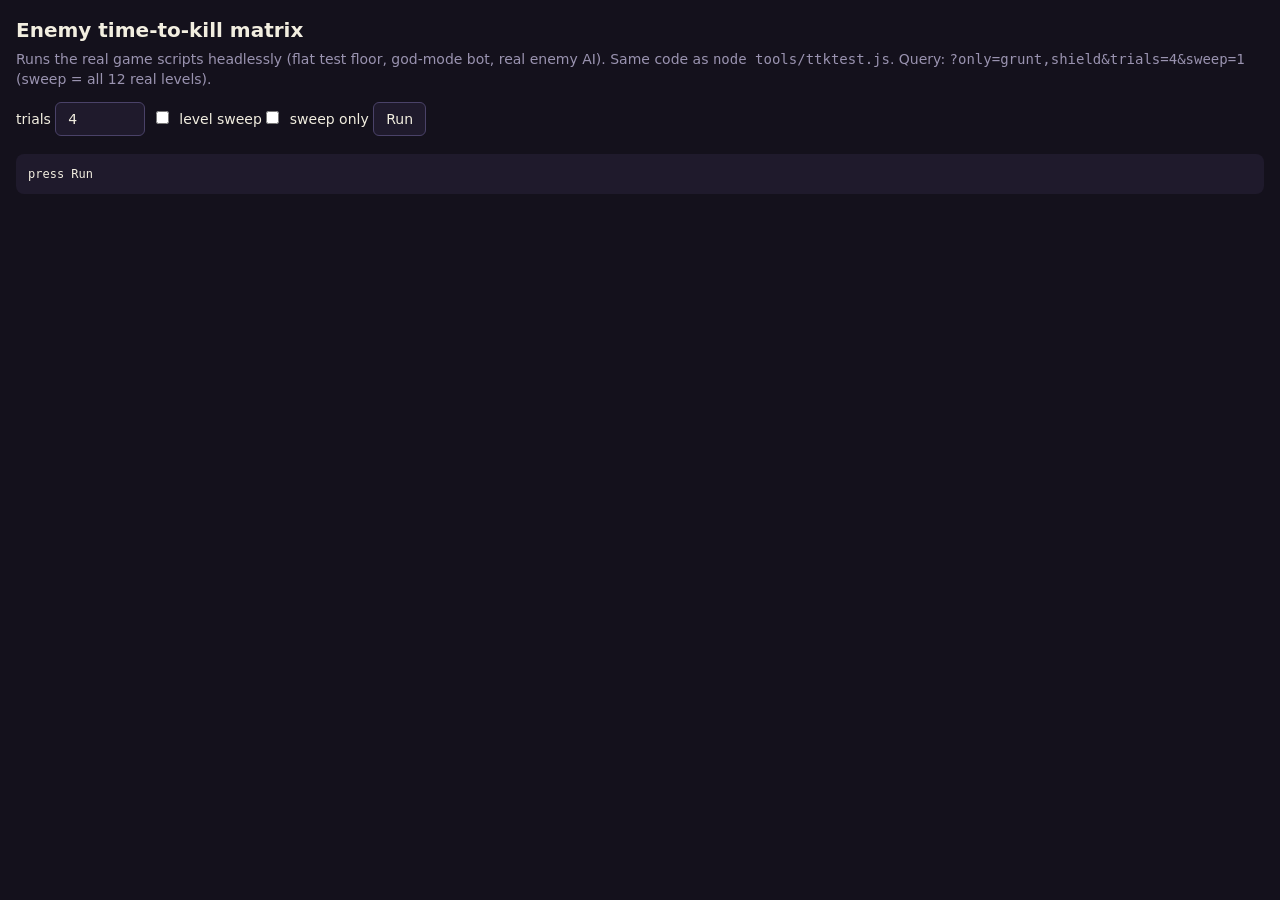
<file: tools/ttktest.html>
<!doctype html>
<html lang="en"><head><meta charset="utf-8"><title>Stick Doosh - enemy time-to-kill test</title>
<meta name="viewport" content="width=device-width,initial-scale=1">
<style>
  :root { --bg:#14111c; --fg:#f2eee0; --dim:#9a93b0; --ok:#7dff6b; --bad:#ff5a5a; --card:#1f1a2c; }
  body { margin:0; padding:16px; background:var(--bg); color:var(--fg); font:14px/1.45 system-ui, sans-serif; }
  h1 { margin:0 0 4px; font-size:20px; } p { margin:4px 0 12px; color:var(--dim); }
  button, select, input { font:inherit; padding:6px 12px; margin:0 6px 6px 0; border-radius:6px; border:1px solid #4a4268; background:var(--card); color:var(--fg); }
  button { cursor:pointer; } button:disabled { opacity:.5; }
  pre { background:var(--card); padding:12px; border-radius:8px; overflow:auto; font:12px/1.35 ui-monospace, Consolas, monospace; white-space:pre; }
  #status { color:var(--dim); margin-left:6px; }
</style></head>
<body>
<h1>Enemy time-to-kill matrix</h1>
<p>Runs the real game scripts headlessly (flat test floor, god-mode bot, real enemy AI). Same code as <code>node tools/ttktest.js</code>. Query: <code>?only=grunt,shield&amp;trials=4&amp;sweep=1</code> (sweep = all 12 real levels).</p>
<div>
  <label>trials <input id="trials" type="number" value="4" min="1" max="30" style="width:64px"></label>
  <label><input id="sweep" type="checkbox"> level sweep</label>
  <label><input id="sweeponly" type="checkbox"> sweep only</label>
  <button id="go">Run</button><span id="status"></span>
</div>
<pre id="out">press Run</pre>
<script src="../js/util.js"></script>
<script src="../js/config.js"></script>
<script src="../js/save.js"></script>
<script src="../js/comic.js"></script>
<script src="../js/fx.js"></script>
<script src="../js/terrain.js"></script>
<script src="../js/rig.js"></script>
<script src="../js/props.js"></script>
<script src="../js/dudes.js"></script>
<script src="../js/themes.js"></script>
<script src="../js/levelgen.js"></script>
<script src="../js/weapons.js"></script>
<script src="../js/supers.js"></script>
<script src="../js/entities.js"></script>
<script src="../js/enemies.js"></script>
<script src="../js/bosses.js"></script>
<script src="../js/player.js"></script>
<script src="../js/game.js"></script>
<script src="ttktest.js"></script>
<script>
(function () {
  var q = new URLSearchParams(location.search), out = document.getElementById('out'), st = document.getElementById('status'), go = document.getElementById('go');
  if (q.get('trials')) document.getElementById('trials').value = q.get('trials');
  if (q.get('sweep')) document.getElementById('sweep').checked = true;
  if (q.get('sweeponly')) document.getElementById('sweeponly').checked = true;
  function run() {
    go.disabled = true; st.textContent = 'running...'; out.textContent = '';
    setTimeout(function () {
      try {
        window.TTK.init();
        var t0 = performance.now();
        var res = window.TTK.run({ only: q.get('only') || null, trials: +document.getElementById('trials').value, sweep: document.getElementById('sweep').checked, sweeponly: document.getElementById('sweeponly').checked, themes: q.get('themes') || null });
        out.textContent = window.TTK.report(res);
        window.TTK.last = res;
        st.textContent = 'done in ' + ((performance.now() - t0) / 1000).toFixed(1) + ' s';
      } catch (e) { out.textContent = 'ERROR ' + (e && e.stack || e); st.textContent = 'failed'; }
      go.disabled = false;
    }, 30);
  }
  go.onclick = run;
  if (q.get('auto')) run();
})();
</script>
</body></html>
</file>
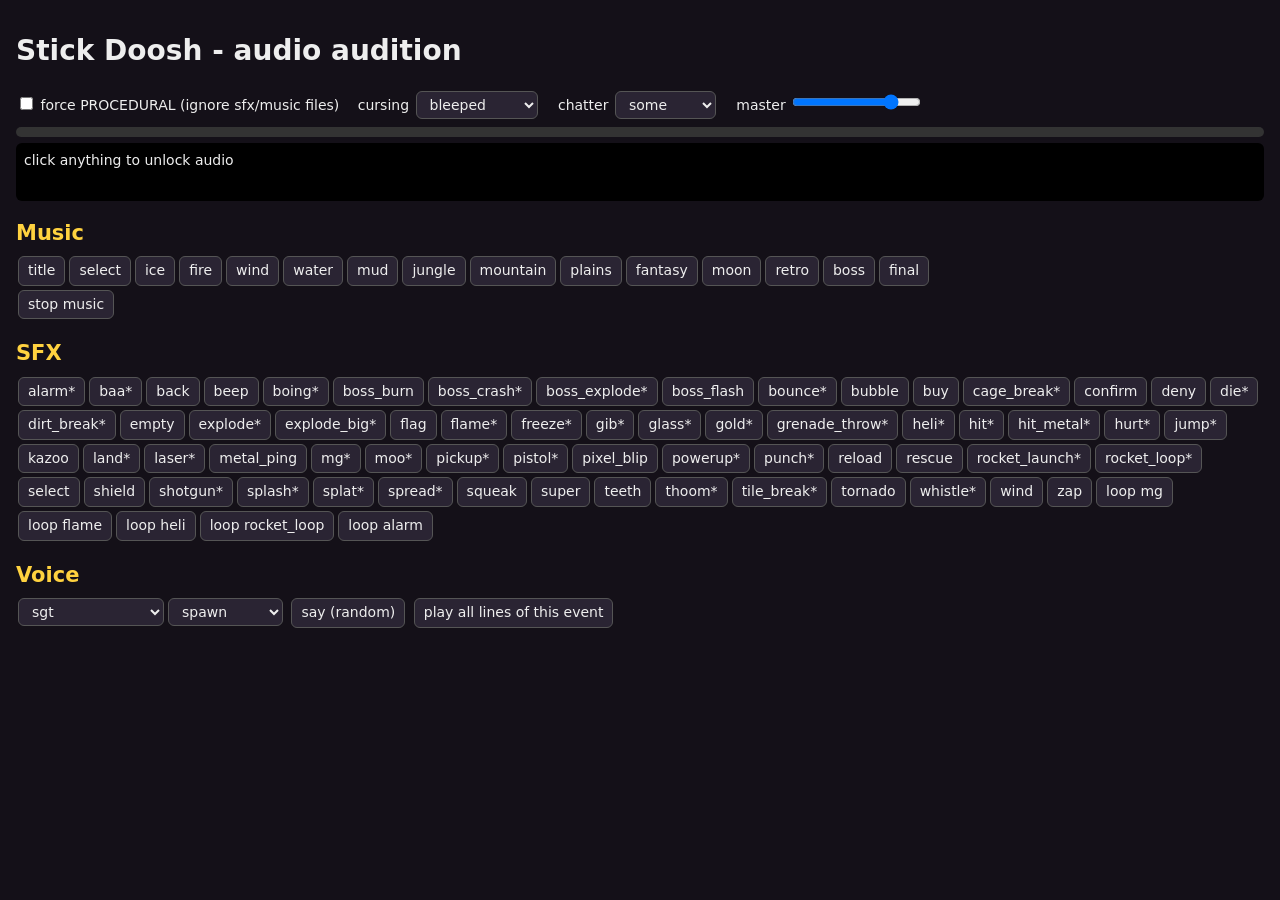
<file: tools/tts/audition.html>
<!doctype html>
<html lang="en"><head><meta charset="utf-8"><meta name="viewport" content="width=device-width,initial-scale=1">
<title>Stick Doosh audio audition</title>
<base href="../../">
<style>
 body{font:14px/1.4 system-ui,sans-serif;background:#141018;color:#eee;margin:0;padding:12px 16px}
 h2{margin:18px 0 6px;color:#ffd23f} button,select{font:inherit;margin:2px;padding:4px 9px;border-radius:6px;border:1px solid #555;background:#2a2433;color:#eee;cursor:pointer}
 button:hover{background:#3d3350} label{margin-right:14px} #log{background:#000;padding:8px;min-height:3em;border-radius:6px;white-space:pre-wrap}
 #meter{height:10px;background:#333;border-radius:5px;overflow:hidden;margin:6px 0}#bar{height:100%;width:0;background:#7bd}
</style></head><body>
<h1>Stick Doosh - audio audition</h1>
<div>
 <label><input type="checkbox" id="proc"> force PROCEDURAL (ignore sfx/music files)</label>
 <label>cursing <select id="curse"><option value="bleep">bleeped</option><option value="raw">uncensored</option></select></label>
 <label>chatter <select id="chat"><option value="some">some</option><option value="lots">constant</option><option value="off">off</option></select></label>
 <label>master <input type="range" id="vm" min="0" max="1" step="0.05" value="0.8"></label>
</div>
<div id="meter"><div id="bar"></div></div>
<div id="log">click anything to unlock audio</div>
<h2>Music</h2><div id="music"></div><div><button id="stopm">stop music</button></div>
<h2>SFX</h2><div id="sfx"></div>
<h2>Voice</h2>
<div><select id="spk"></select><select id="ev"></select> <button id="say">say (random)</button> <button id="all">play all lines of this event</button></div>
<script>
window.SGS = window.SGS || {};
SGS.Save = { settings: { audio: { master: 0.8, music: 0.7, sfx: 0.9, voice: 0.9, background: true, cursing: 'bleep', chatter: 'some', bubbles: true } } };
SGS.Comic = { bubble: function (t, x, y, o) { log('[' + o.speaker + '] ' + t); } };
function log(s) { var l = document.getElementById('log'); l.textContent = s + '\n' + l.textContent.slice(0, 600); }
</script>
<script src="js/audiolist.js"></script><script src="js/audio.js"></script><script src="js/music.js"></script><script src="js/voice.js"></script>
<script>
var S = SGS, A = S.Audio, M = S.Music, V = S.Voice, $ = function (i) { return document.getElementById(i); };
var ORIG = JSON.parse(JSON.stringify(S.AUDIO_FILES));
A.init();
function el(tag, txt, fn, p) { var e = document.createElement(tag); e.textContent = txt; e.onclick = fn; $(p).appendChild(e); return e; }
M.IDS.forEach(function (id) { el('button', id + (ORIG.music[id] ? '' : ' (proc)'), function () { A.unlock(); M.play(id, { fade: 0.4, restart: true }); log('music: ' + id + (M.isProcedural() ? ' [procedural]' : ' [file]')); }, 'music'); });
$('stopm').onclick = function () { M.stop(0.3); };
var names = A.NAMES.slice().sort();
names.forEach(function (n) { el('button', n + (ORIG.sfx[n] ? '*' : ''), function () { A.unlock(); A.sfx(n, { vol: 1 }); }, 'sfx'); });
['mg', 'flame', 'heli', 'rocket_loop', 'alarm'].forEach(function (n) {
  var on = false; el('button', 'loop ' + n, function () { A.unlock(); on = !on; if (on) A.loop(n, 'aud_' + n, { vol: 1 }); else A.stopLoop('aud_' + n); }, 'sfx');
});
V.speakers.forEach(function (s) { var o = document.createElement('option'); o.textContent = s; $('spk').appendChild(o); });
function fillEv() { $('ev').innerHTML = ''; Object.keys(V.LINES[$('spk').value]).forEach(function (e) { var o = document.createElement('option'); o.textContent = e; $('ev').appendChild(o); }); }
$('spk').onchange = fillEv; fillEv();
$('say').onclick = function () { A.unlock(); V.preload([$('spk').value]); V.stop(); V._ev = {}; V._spk = {}; V.say($('spk').value, $('ev').value, { force: true }); };
$('all').onclick = function () {
  A.unlock(); var sp = $('spk').value, ev = $('ev').value, n = V.LINES[sp][ev].length, i = 0;
  (function next() { if (i >= n) return; V.stop(); V.say(sp, ev, { force: true, pick: i++ }); setTimeout(next, 3200); })();
};
$('proc').onchange = function () { S.AUDIO_FILES.music = this.checked ? {} : ORIG.music; S.AUDIO_FILES.sfx = this.checked ? {} : ORIG.sfx; };
$('curse').onchange = function () { S.Save.settings.audio.cursing = this.value; };
$('chat').onchange = function () { S.Save.settings.audio.chatter = this.value; };
$('vm').oninput = function () { S.Save.settings.audio.master = +this.value; A.setVolumes(); };
// level meter (tap on the master bus) - also lets automated checks read window.__peak
var an = null, buf = null; window.__peak = 0;
setInterval(function () {
  if (!A.ctx || !A.bus) return;
  if (!an) { an = A.ctx.createAnalyser(); an.fftSize = 1024; A.bus.master.connect(an); buf = new Float32Array(an.fftSize); }
  an.getFloatTimeDomainData(buf); var p = 0; for (var i = 0; i < buf.length; i++) { var a = Math.abs(buf[i]); if (a > p) p = a; }
  window.__peak = Math.max(window.__peak * 0.9, p); $('bar').style.width = Math.min(100, p * 140) + '%';
}, 50);
</script></body></html>
</file>
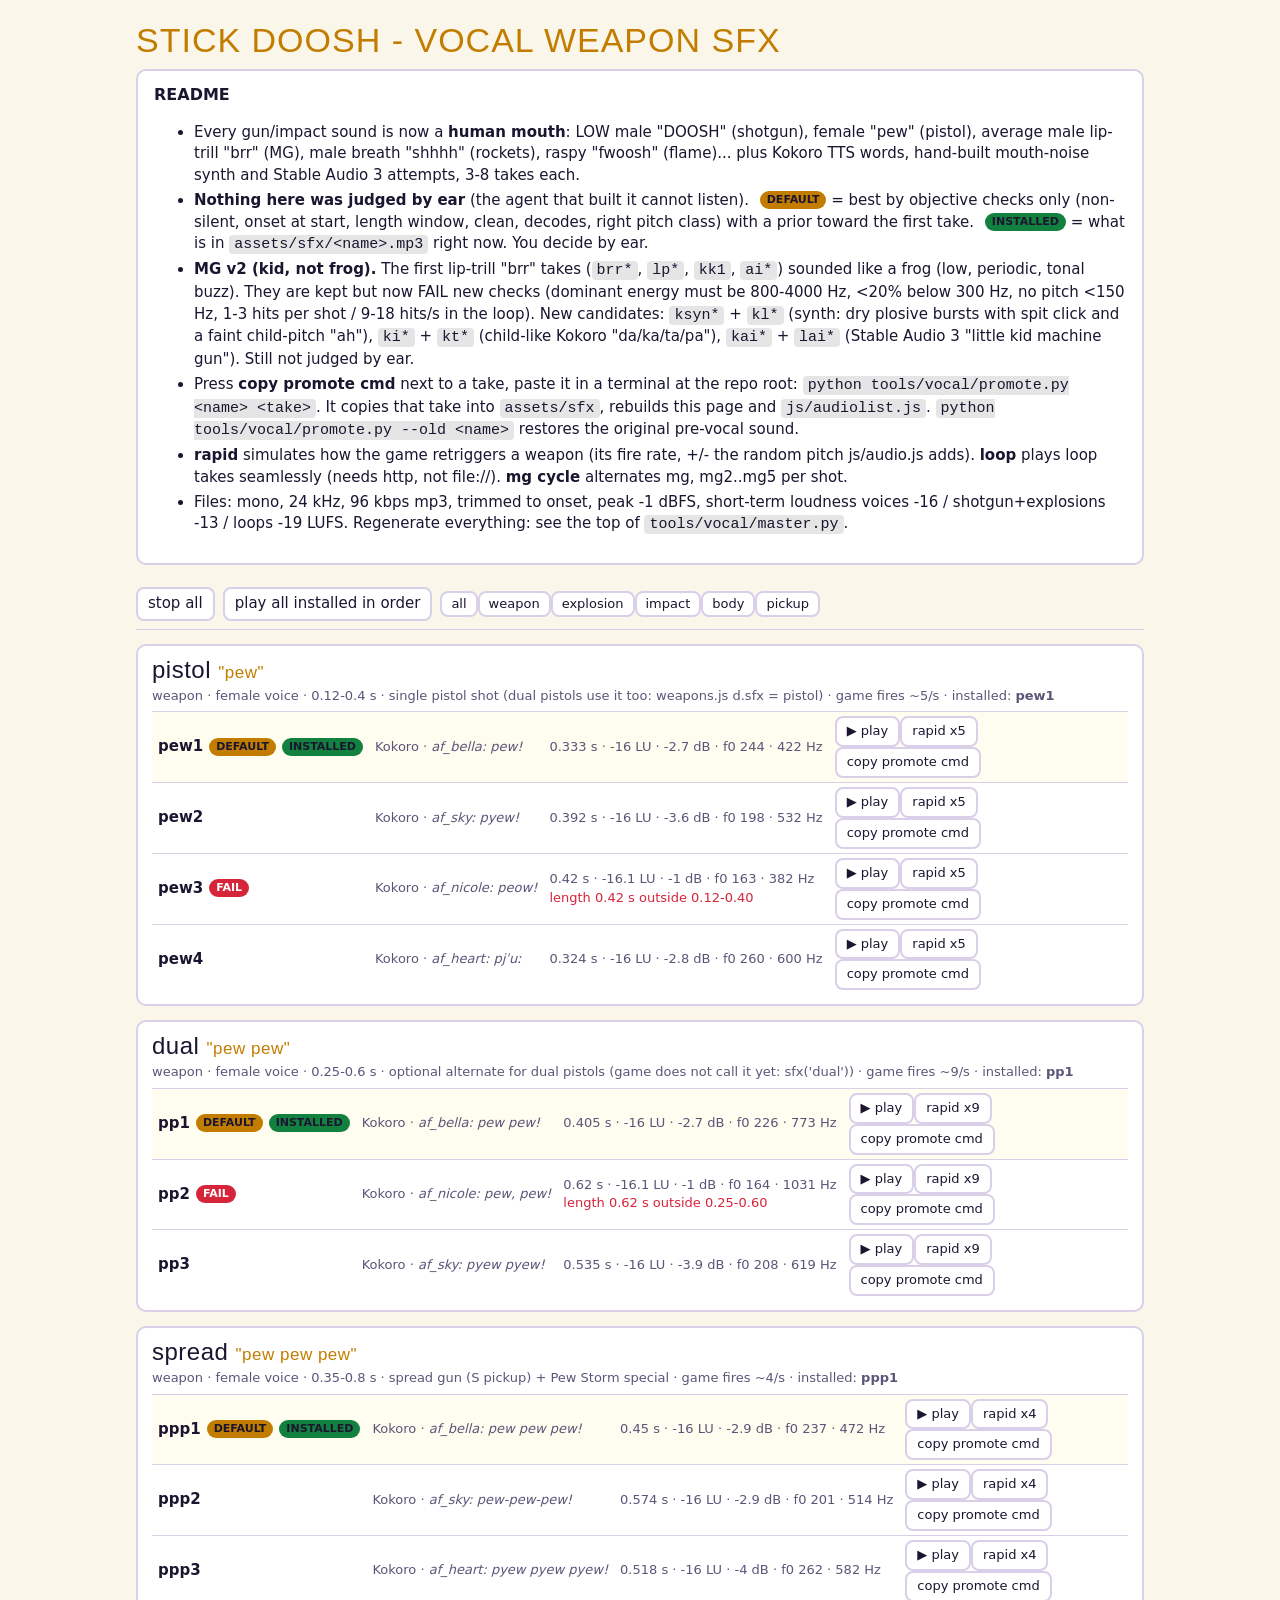
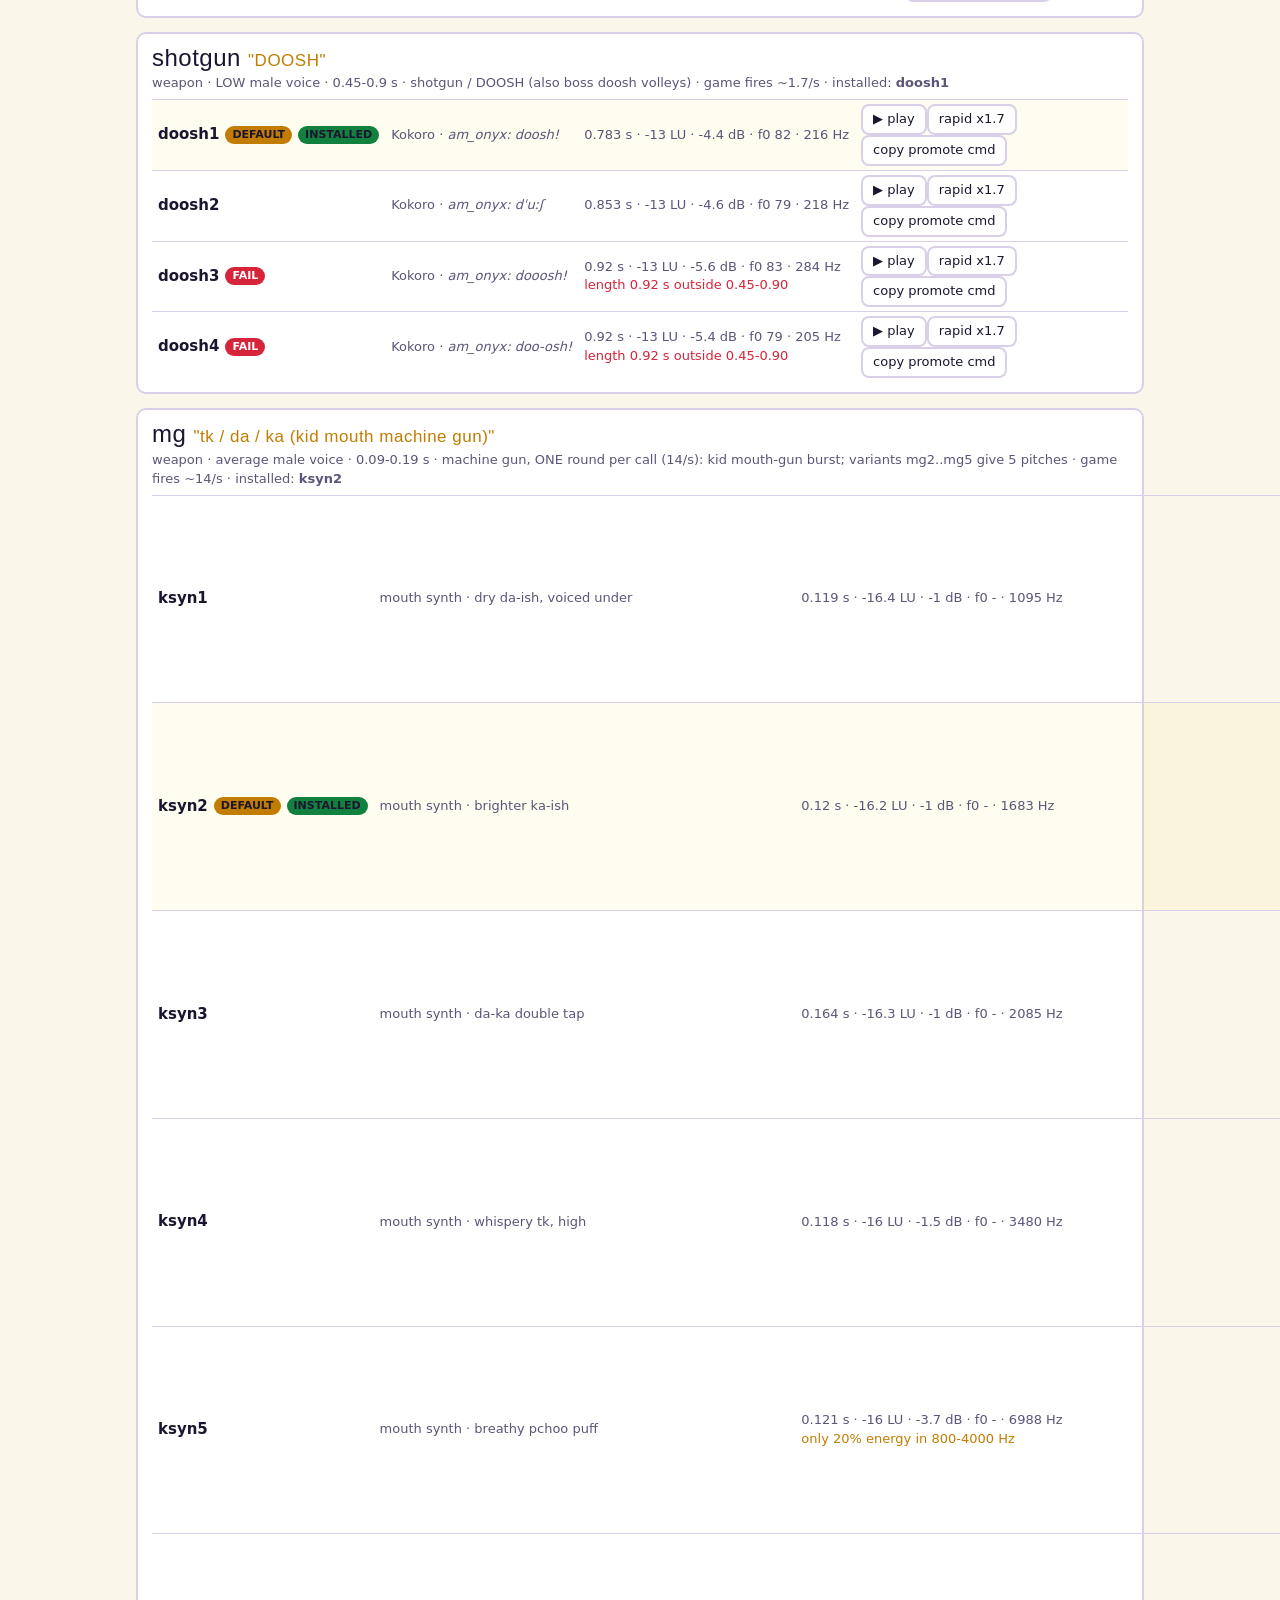
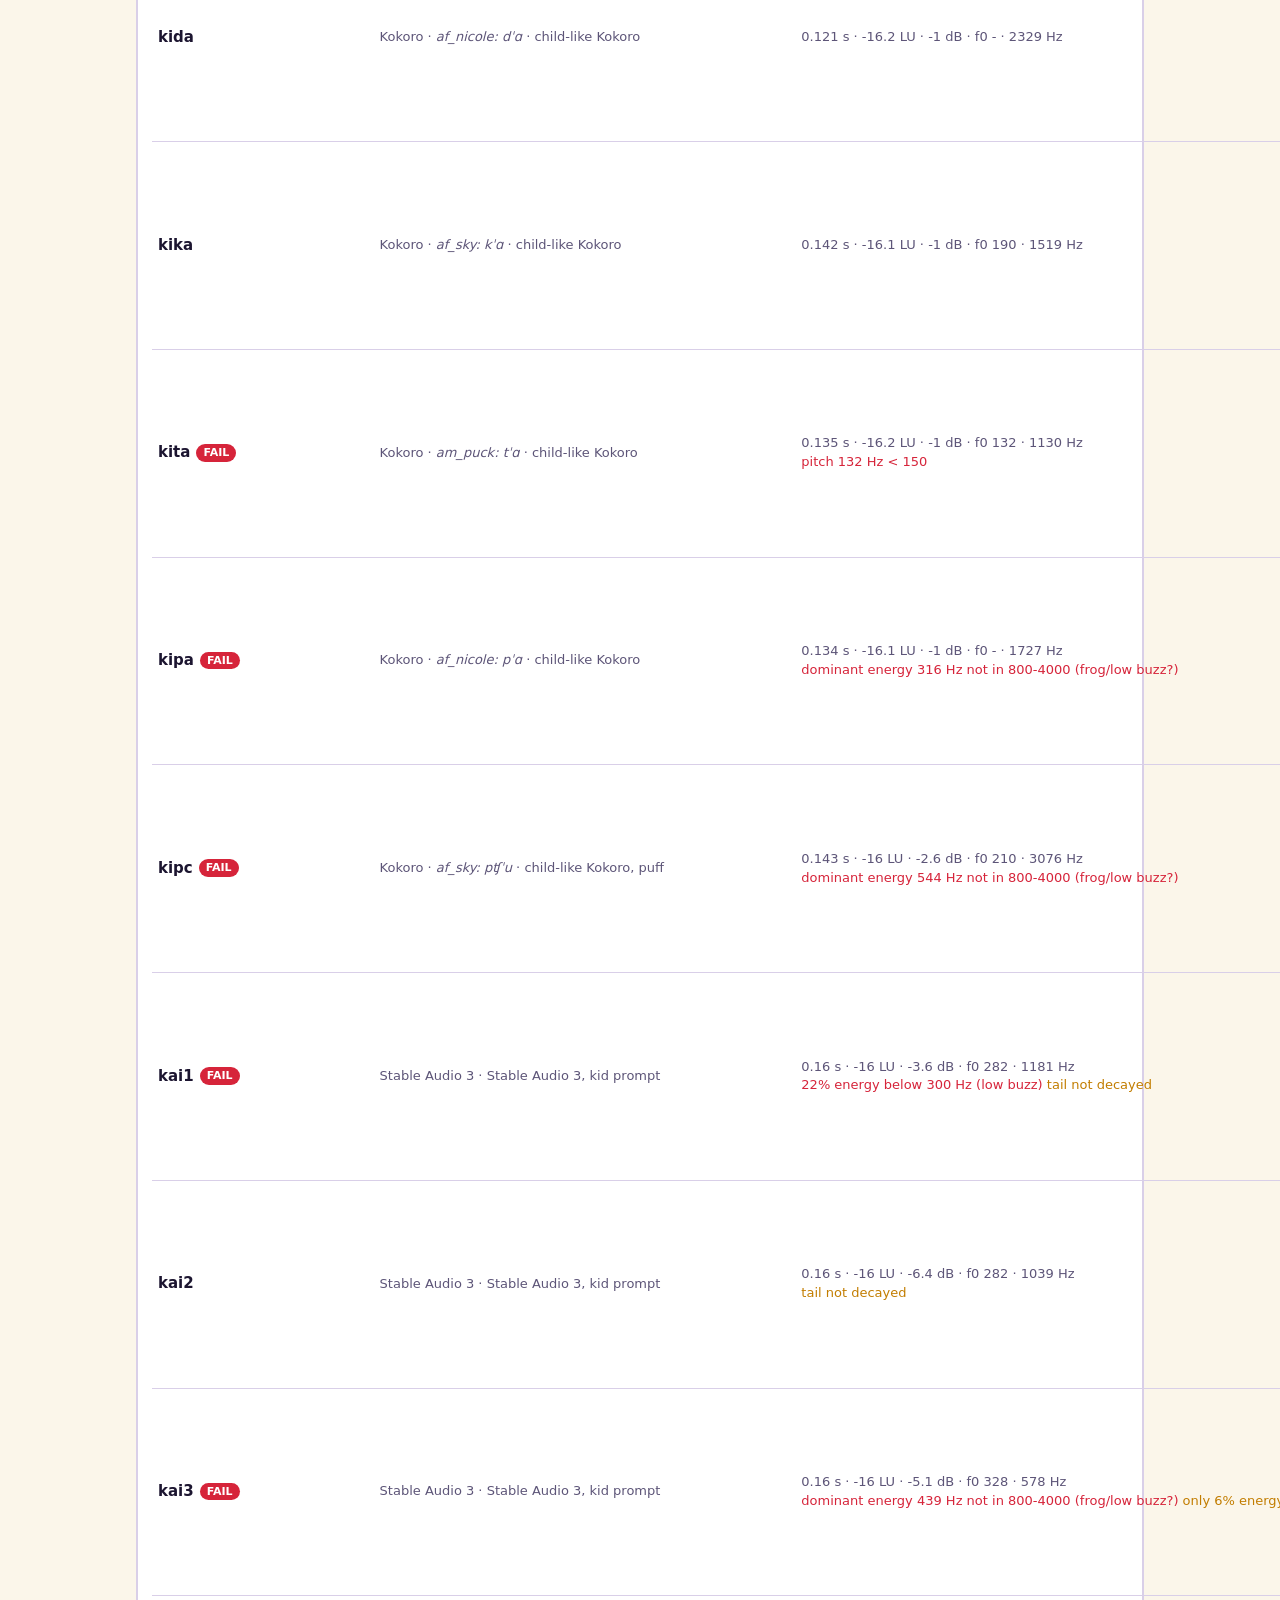
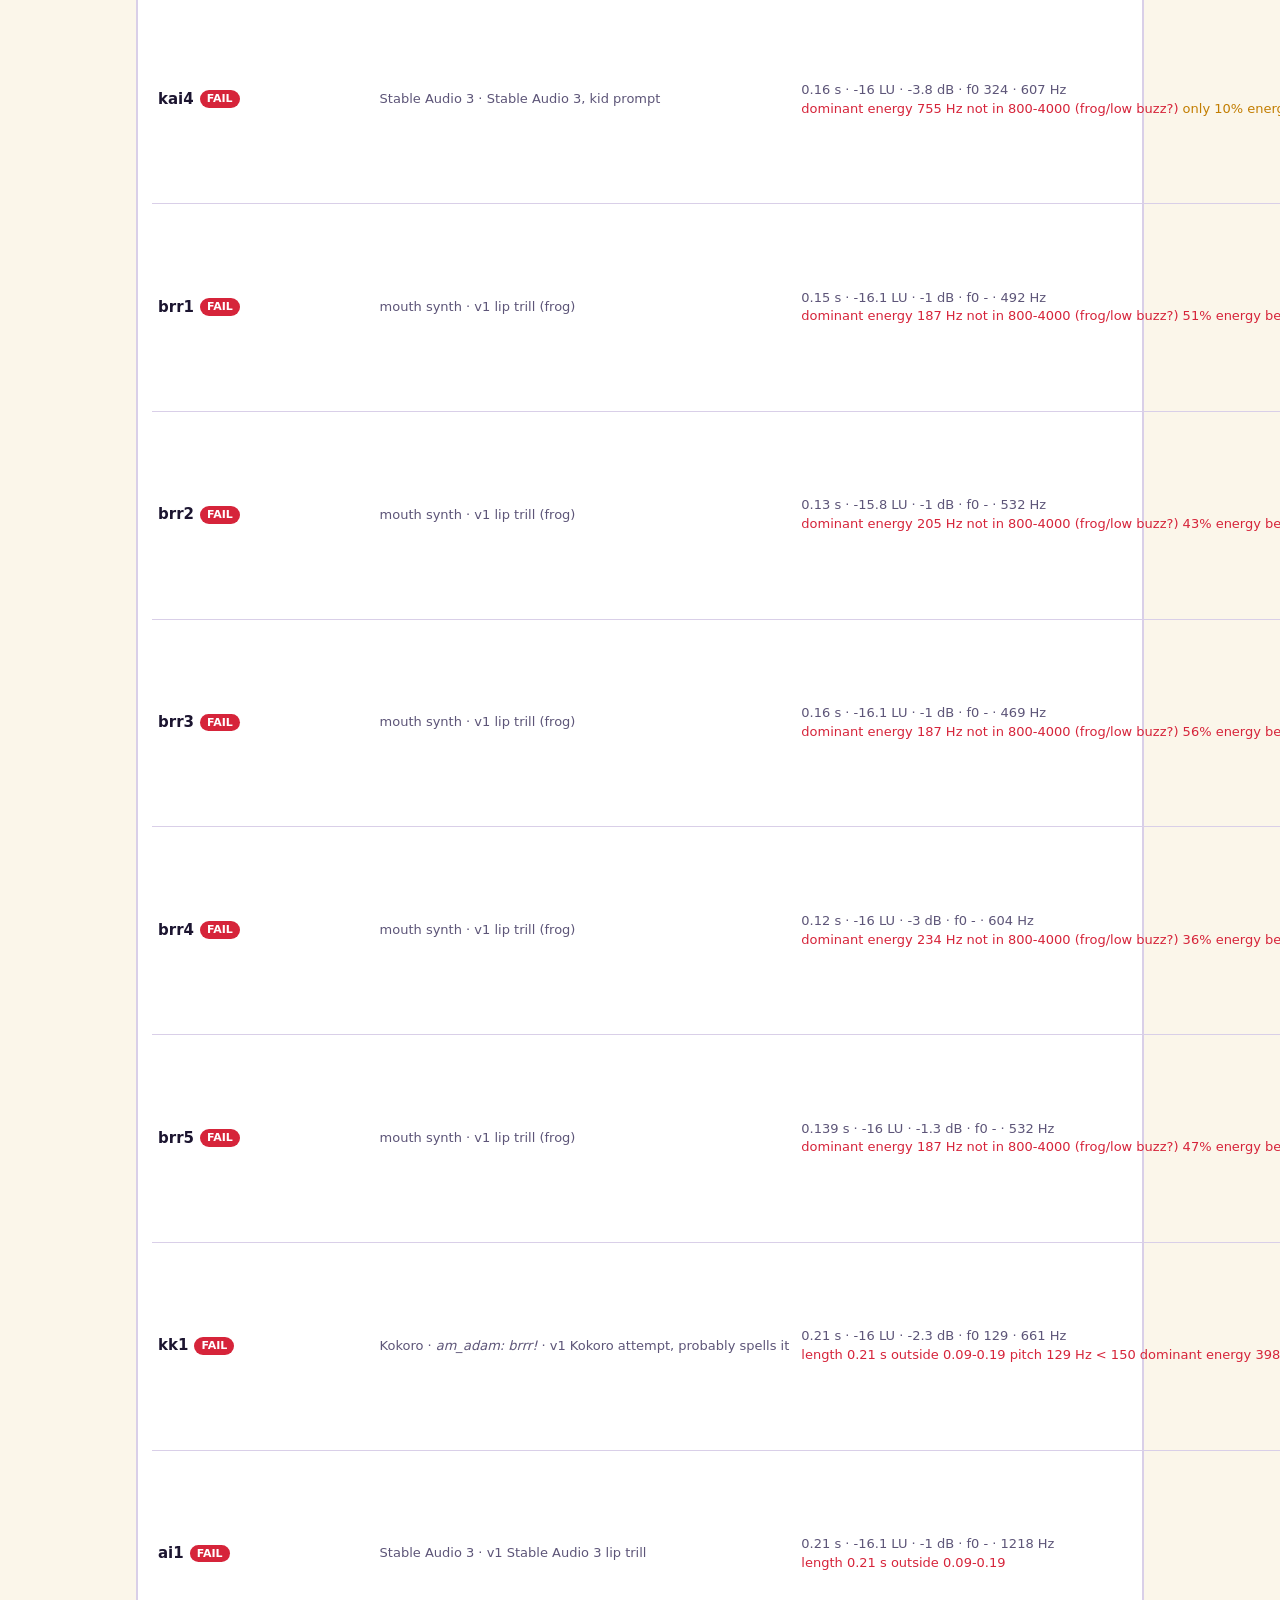
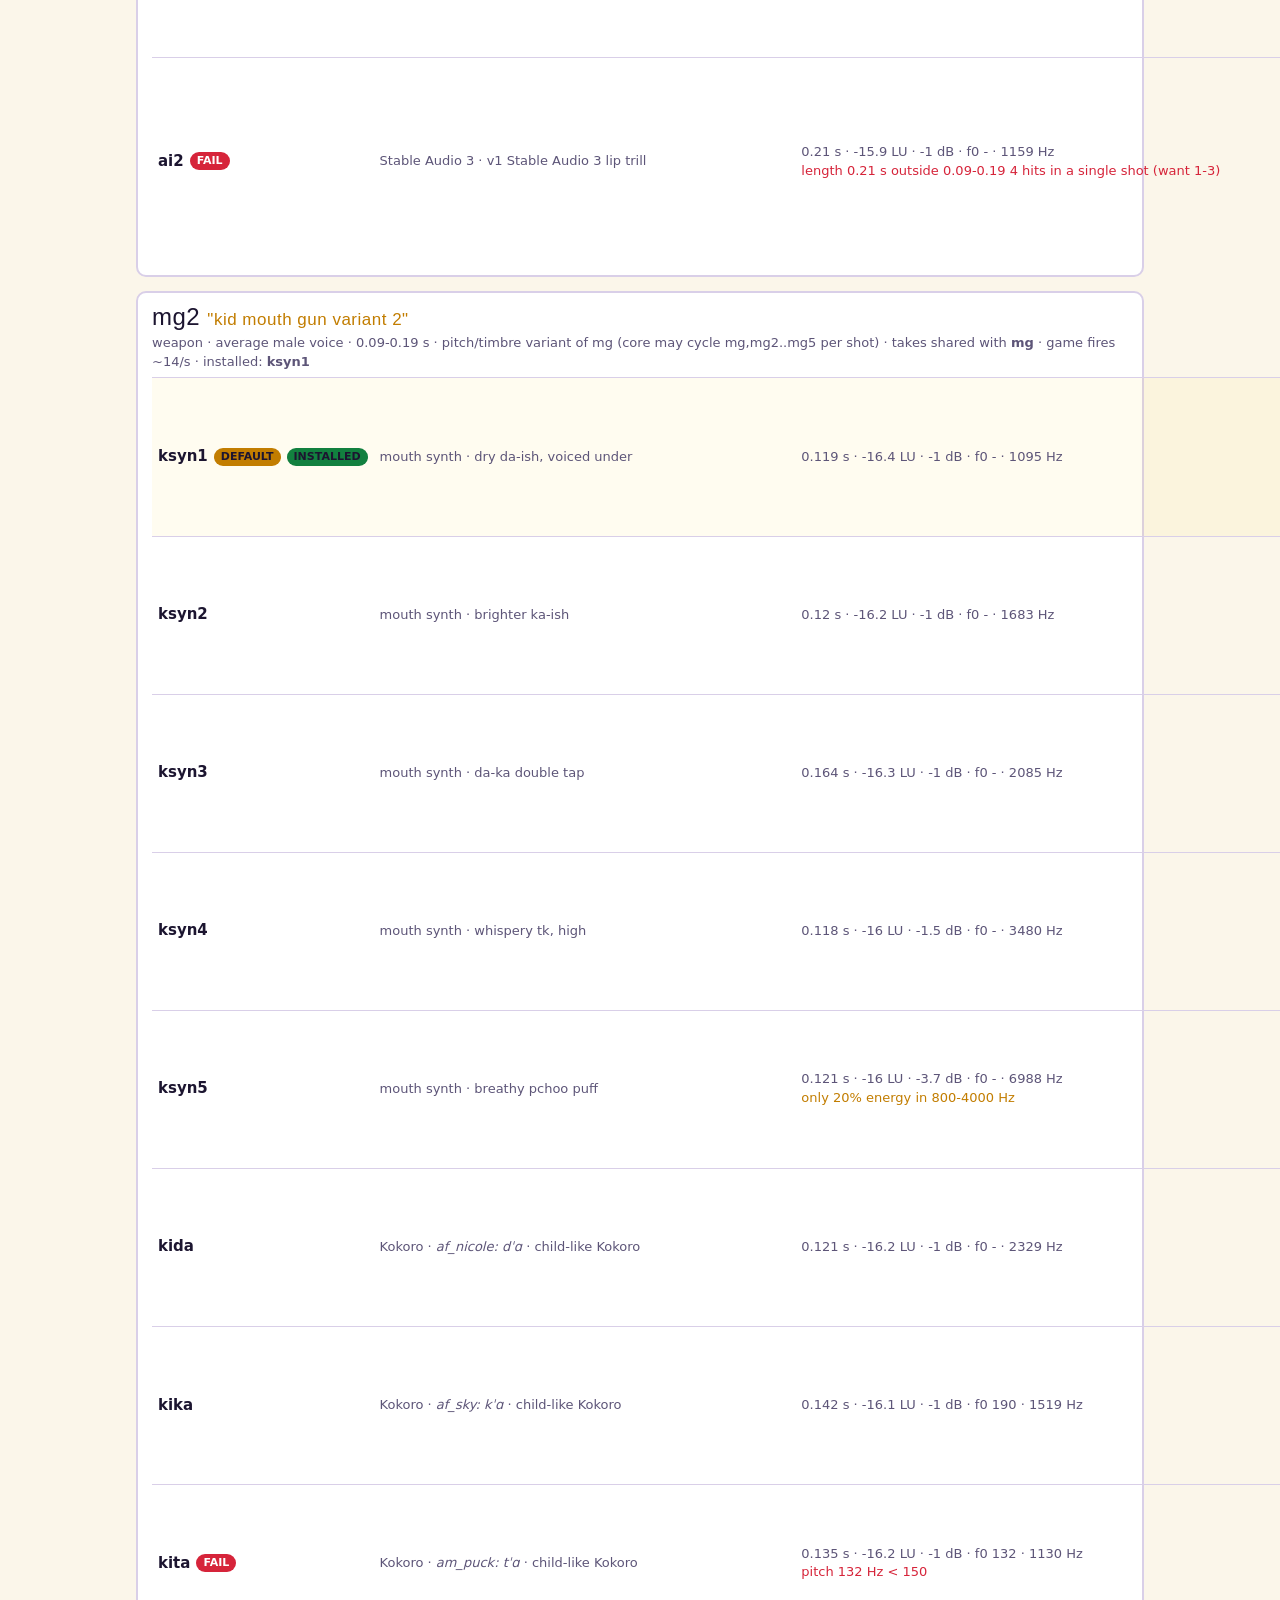
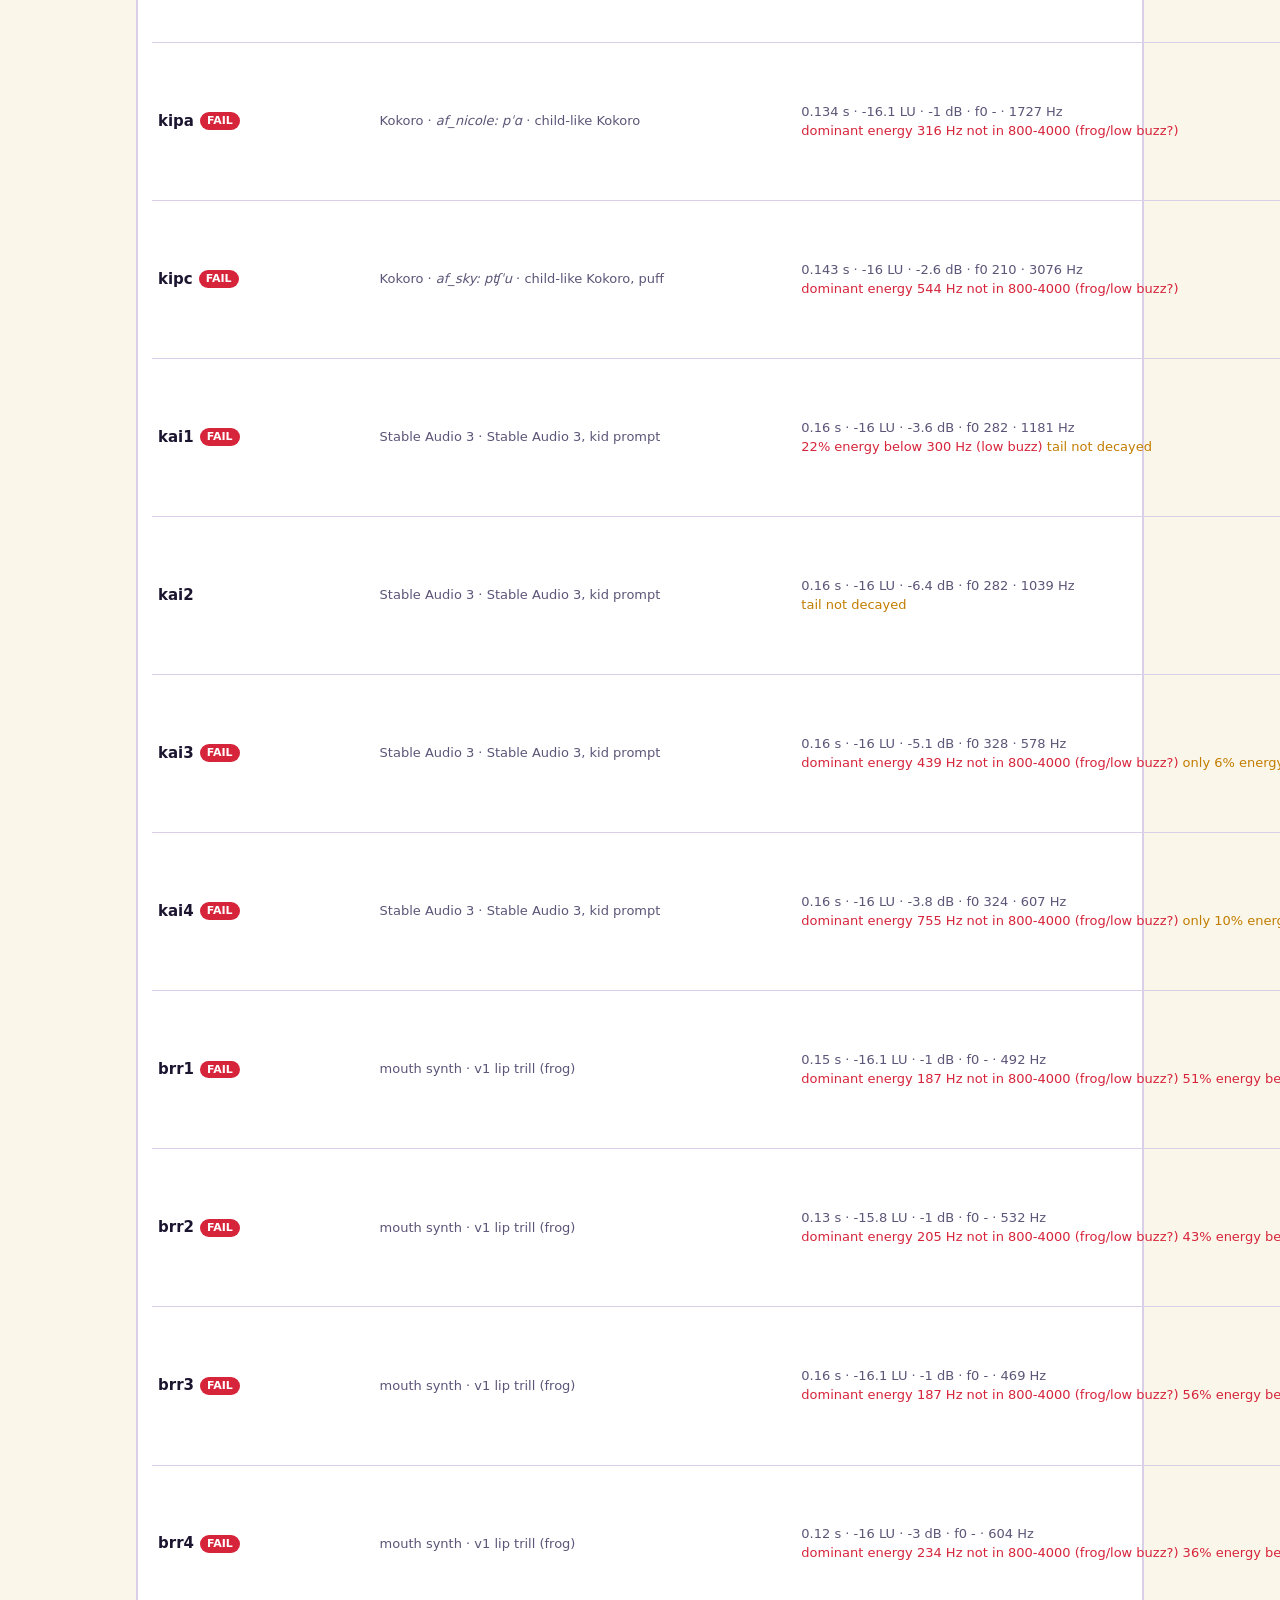
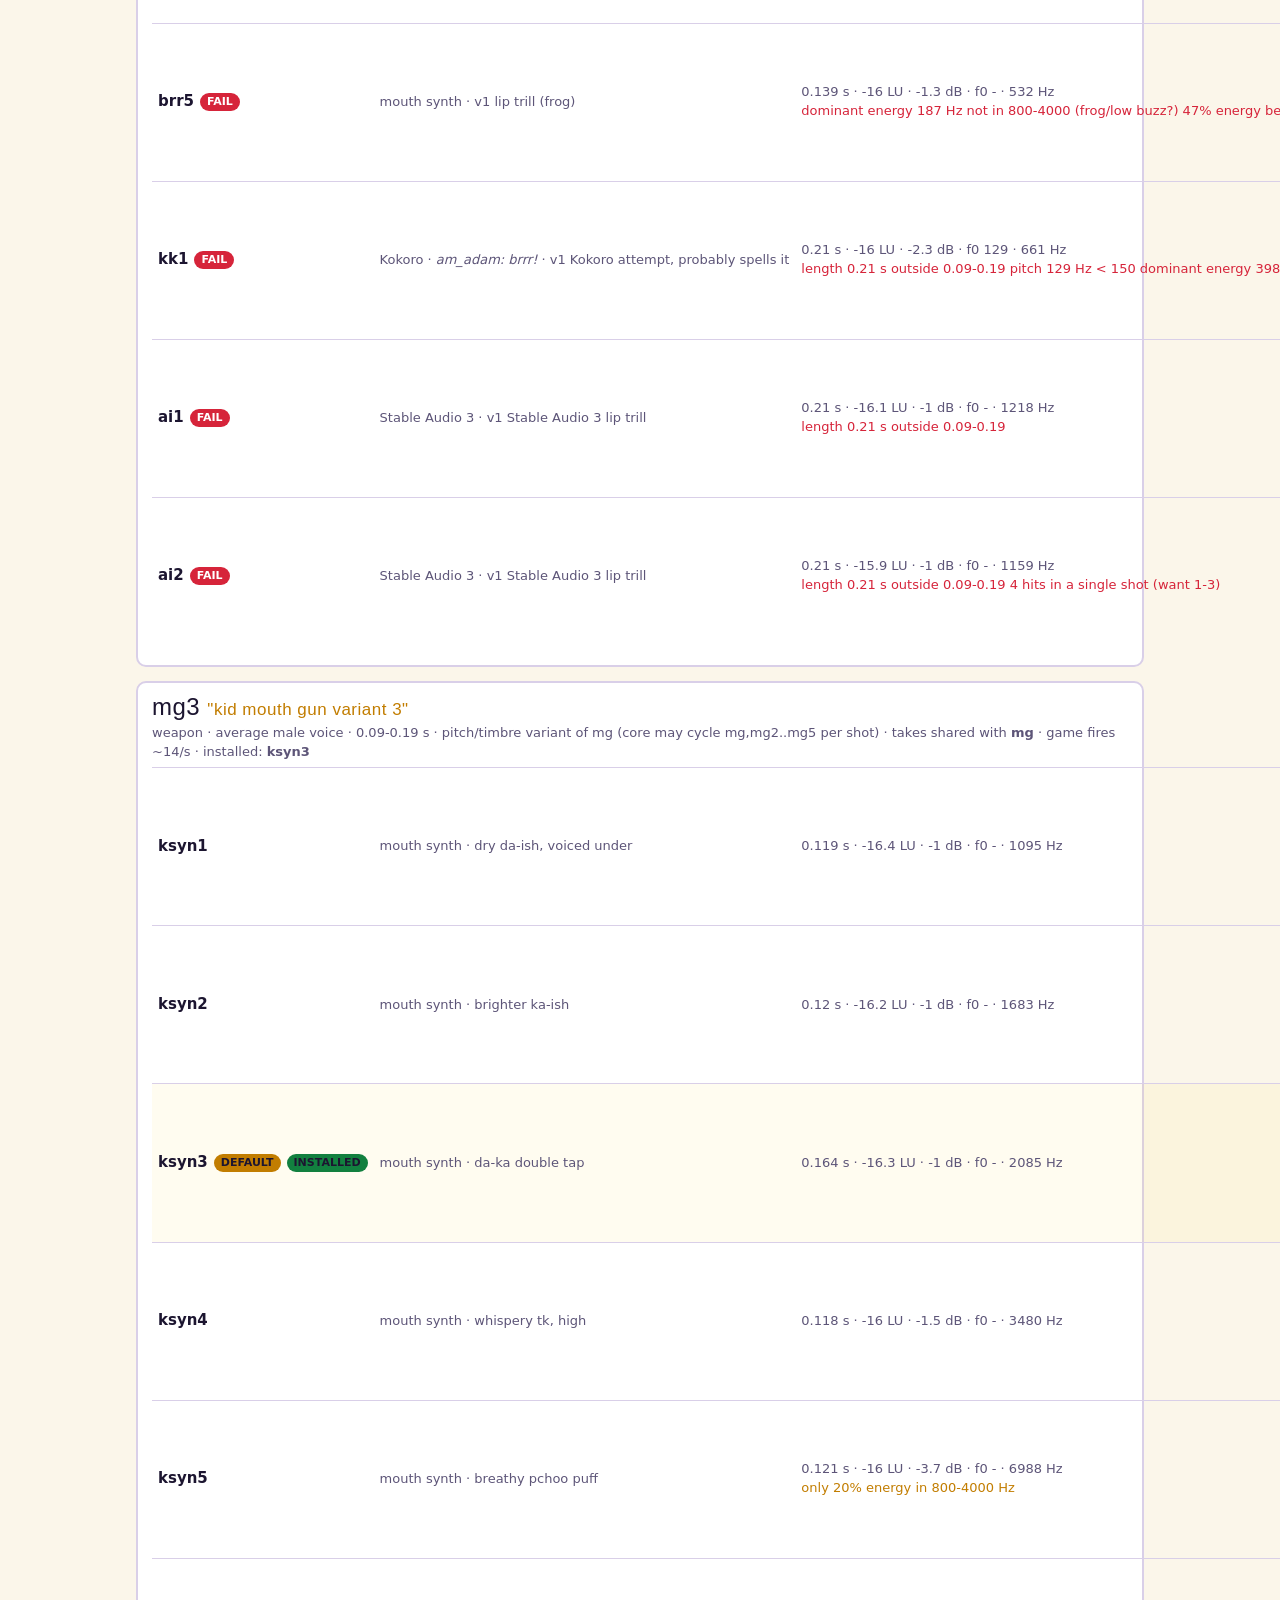
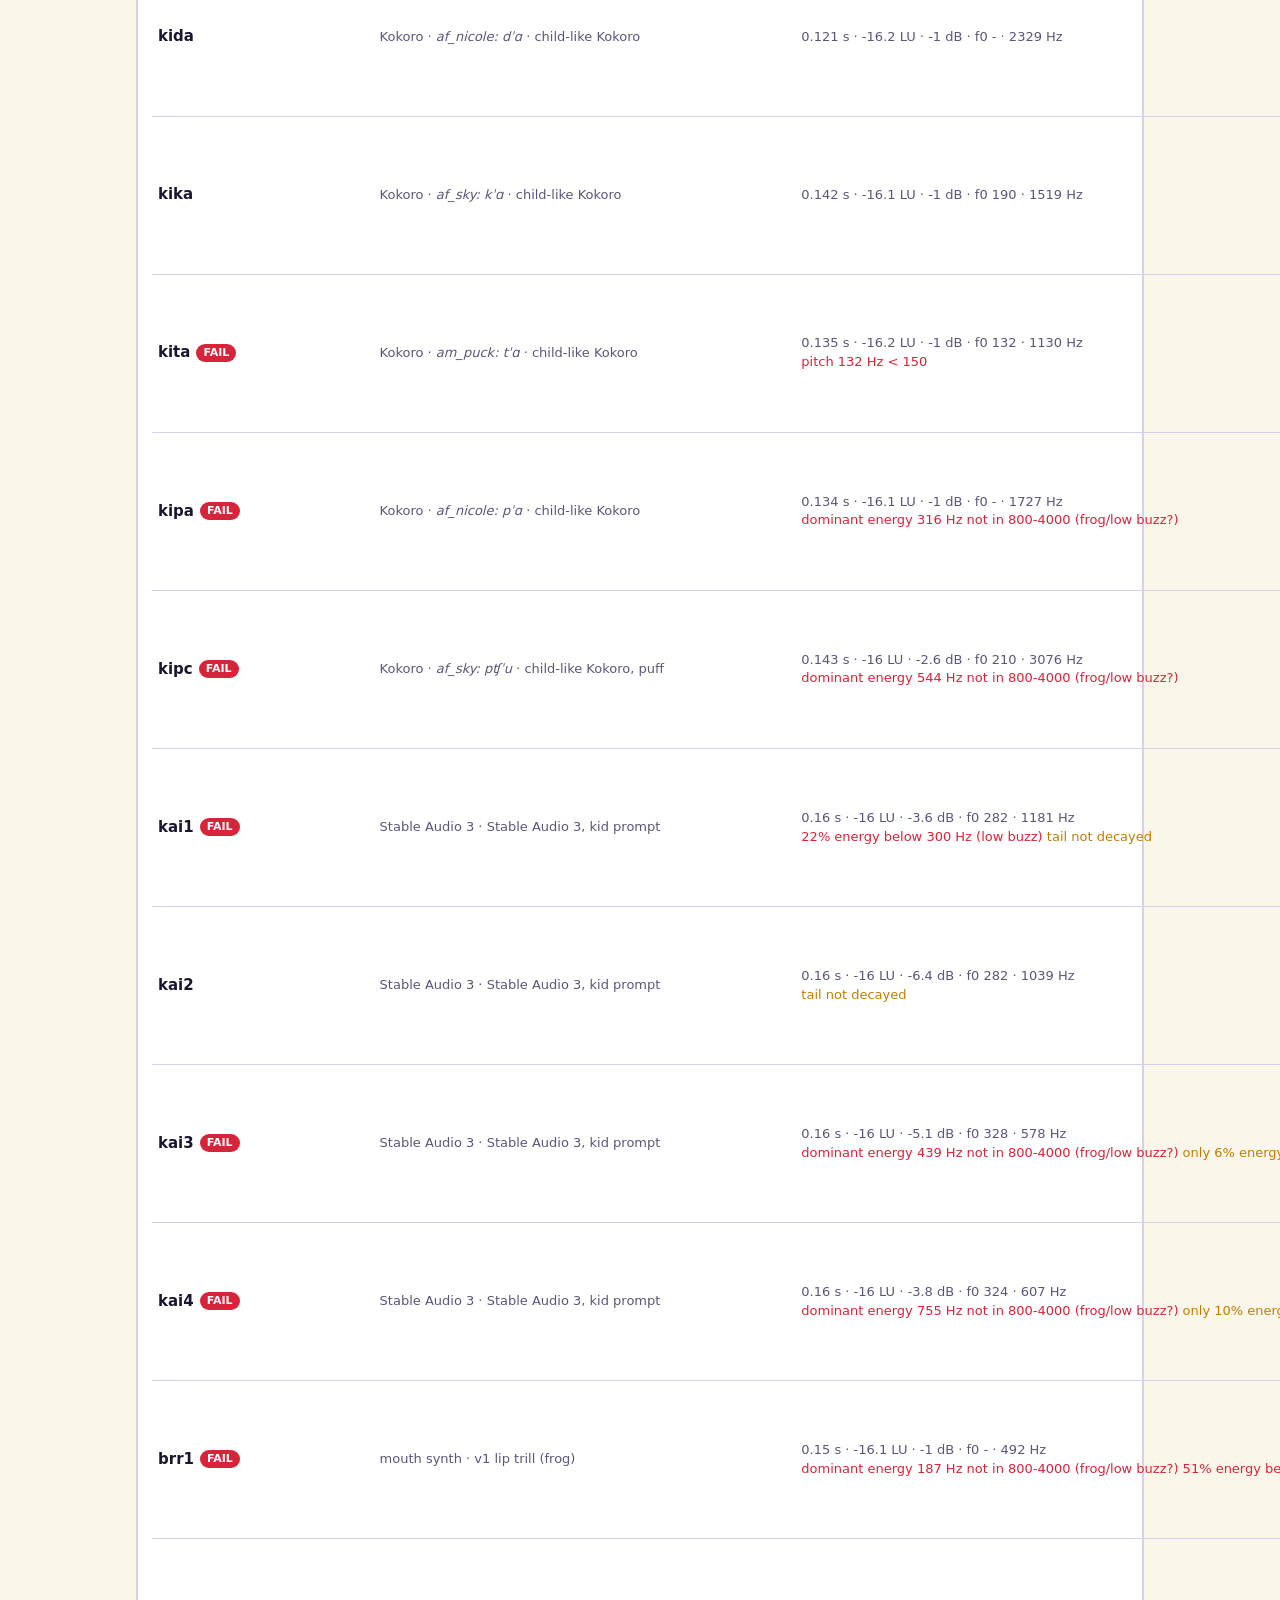
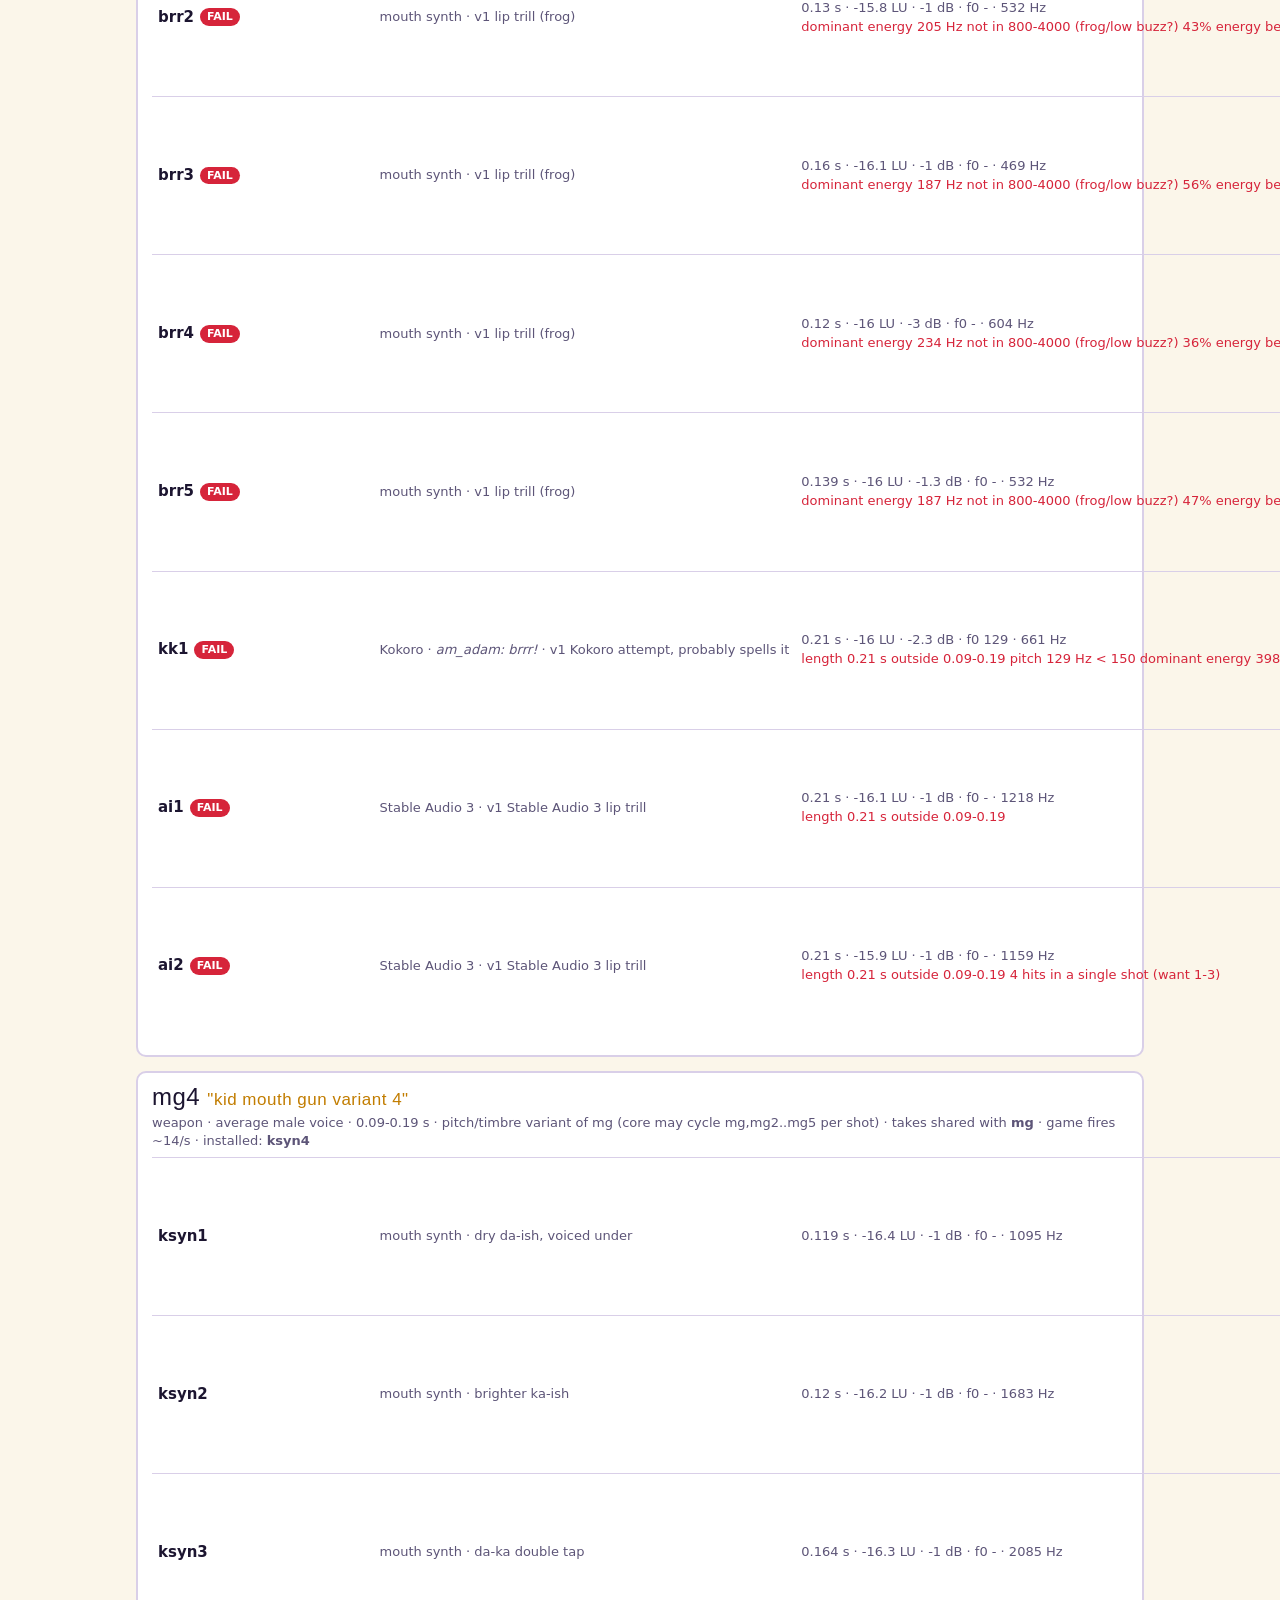
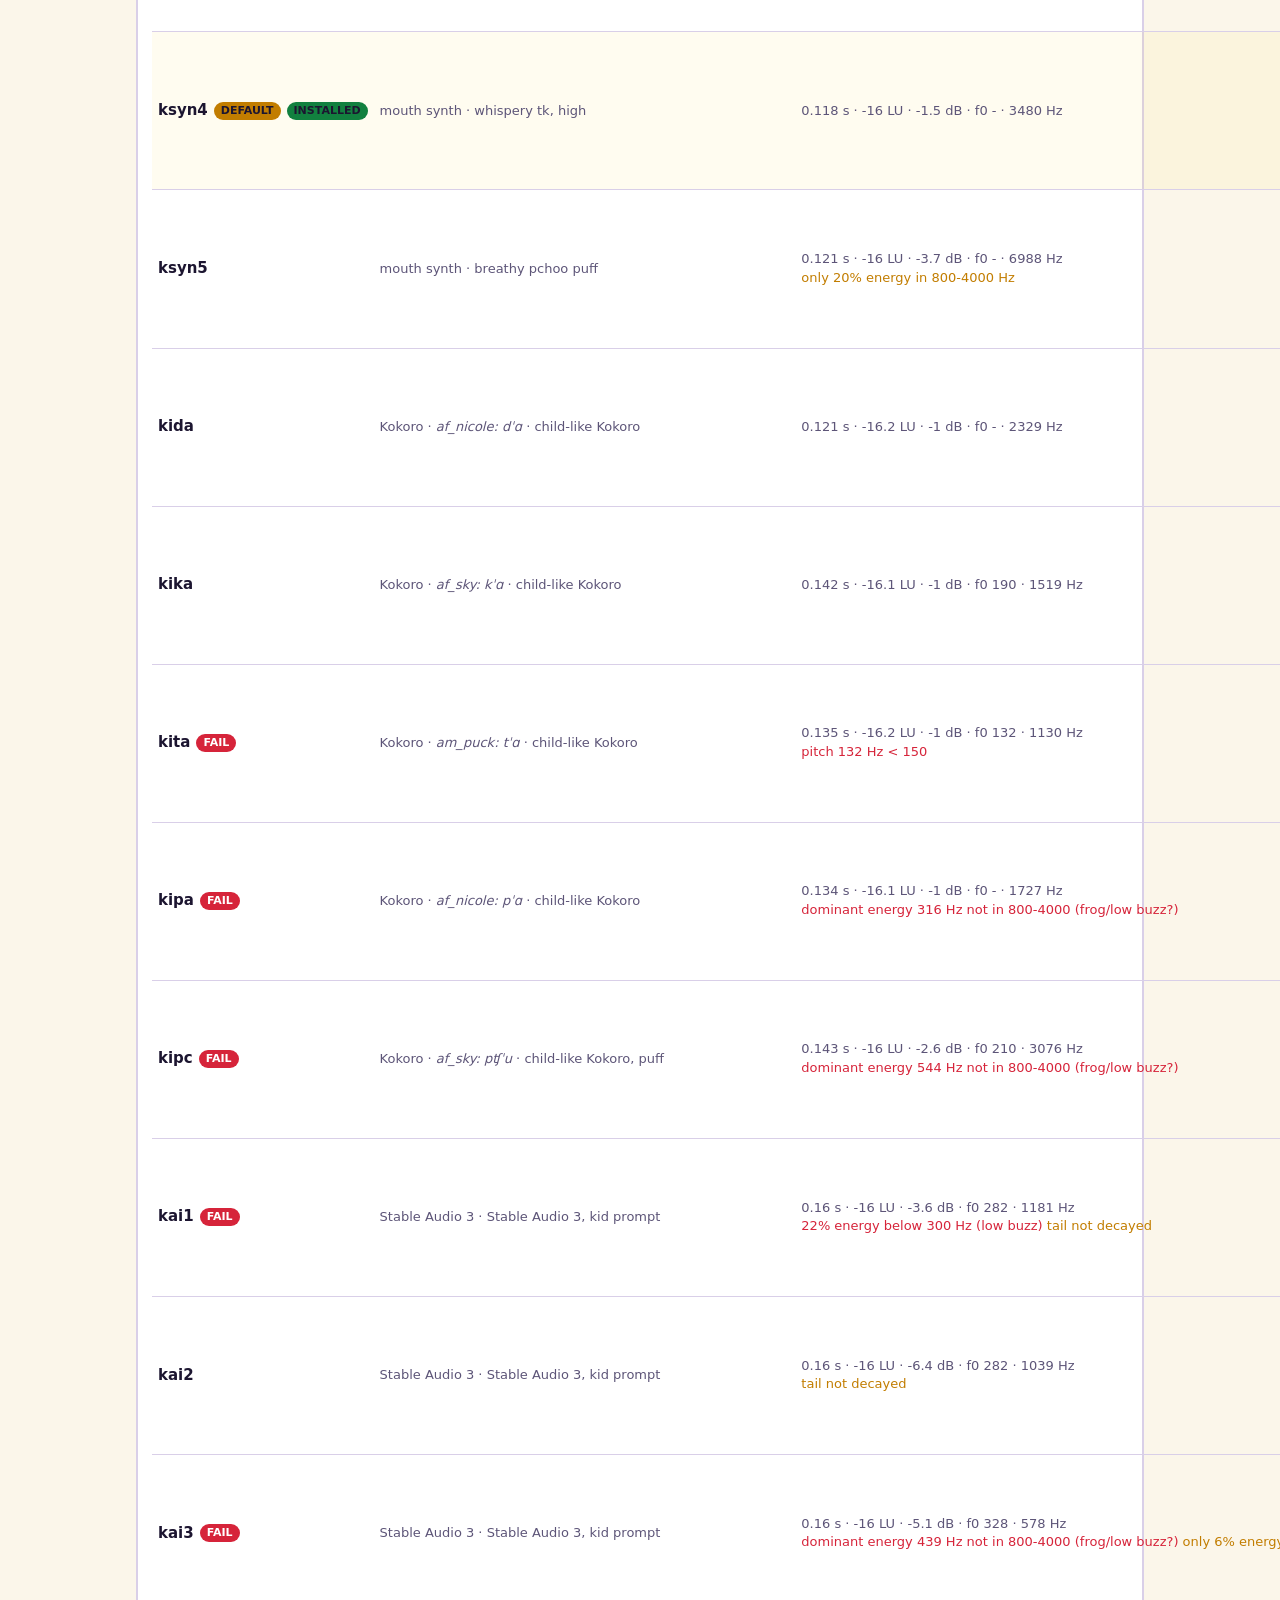
<file: tools/vocal/audition.html>
<!doctype html>
<html lang="en"><head><meta charset="utf-8"><meta name="viewport" content="width=device-width,initial-scale=1">
<title>Stick Doosh - vocal SFX audition</title>
<style>
:root{--bg:#14101c;--panel:#1f1830;--ink:#f4efe6;--dim:#a79cc2;--line:#3a2f55;--hot:#ffd23f;--red:#ff4d5e;--ok:#6fe39a;--blu:#59b8ff}
@media (prefers-color-scheme: light){:root{--bg:#fbf6ea;--panel:#fff;--ink:#1c1530;--dim:#5d5578;--line:#d9cfe8;--hot:#c27d00;--red:#d6243a;--ok:#12803f;--blu:#1b6fc0}}
*{box-sizing:border-box}body{margin:0;background:var(--bg);color:var(--ink);font:15px/1.45 system-ui,Segoe UI,sans-serif}
.wrap{max-width:1040px;margin:0 auto;padding:16px}
h1{font:400 34px/1.1 Impact,'Arial Narrow Bold',sans-serif;letter-spacing:1px;margin:6px 0 10px;color:var(--hot)}
.readme{background:var(--panel);border:2px solid var(--line);border-radius:10px;padding:12px 16px;margin-bottom:14px}
.readme h2{margin:0 0 6px;font-size:16px}.readme li{margin:3px 0}.readme code{background:rgba(127,127,127,.2);padding:1px 5px;border-radius:4px}
.bar{position:sticky;top:0;z-index:5;background:var(--bg);padding:8px 0;display:flex;gap:8px;flex-wrap:wrap;align-items:center;border-bottom:1px solid var(--line)}
button{font:inherit;cursor:pointer;border:2px solid var(--line);background:var(--panel);color:var(--ink);border-radius:8px;padding:4px 10px}
button:hover{border-color:var(--hot)}button.on{background:var(--hot);color:#1c1530;border-color:var(--hot)}
.chip{padding:2px 9px;font-size:13px}
.card{background:var(--panel);border:2px solid var(--line);border-radius:10px;margin:14px 0;padding:10px 14px}
.card h3{margin:0;font:400 24px/1.2 Impact,sans-serif;letter-spacing:.5px}
.meta{color:var(--dim);font-size:13px;margin:2px 0 6px}
.tag{display:inline-block;font-size:11px;font-weight:700;padding:1px 7px;border-radius:99px;margin-left:6px;vertical-align:middle;color:#1c1530}
.t-def{background:var(--hot)}.t-ins{background:var(--ok)}.t-bad{background:var(--red);color:#fff}.t-ai{background:var(--blu)}
table{width:100%;border-collapse:collapse}td{padding:4px 6px;border-top:1px solid var(--line);vertical-align:middle;font-size:13px}
td.id{font-weight:700;font-size:15px;white-space:nowrap}td.m{color:var(--dim);white-space:nowrap}.warn{color:var(--red)}.soft{color:var(--hot)}
tr.isdef td{background:rgba(255,210,63,.08)}
.v{opacity:.85}
@media (max-width:700px){td.m.opt{display:none}}
</style></head><body><div class="wrap">
<h1>STICK DOOSH - VOCAL WEAPON SFX</h1>
<div class="readme"><h2>README</h2><ul>
<li>Every gun/impact sound is now a <b>human mouth</b>: LOW male "DOOSH" (shotgun), female "pew" (pistol), average male lip-trill "brr" (MG), male breath "shhhh" (rockets), raspy "fwoosh" (flame)... plus Kokoro TTS words, hand-built mouth-noise synth and Stable Audio 3 attempts, 3-8 takes each.</li>
<li><b>Nothing here was judged by ear</b> (the agent that built it cannot listen). <span class="tag t-def">DEFAULT</span> = best by objective checks only (non-silent, onset at start, length window, clean, decodes, right pitch class) with a prior toward the first take. <span class="tag t-ins">INSTALLED</span> = what is in <code>assets/sfx/&lt;name&gt;.mp3</code> right now. You decide by ear.</li>
<li><b>MG v2 (kid, not frog).</b> The first lip-trill "brr" takes (<code>brr*</code>, <code>lp*</code>, <code>kk1</code>, <code>ai*</code>) sounded like a frog (low, periodic, tonal buzz). They are kept but now FAIL new checks (dominant energy must be 800-4000 Hz, &lt;20% below 300 Hz, no pitch &lt;150 Hz, 1-3 hits per shot / 9-18 hits/s in the loop). New candidates: <code>ksyn*</code> + <code>kl*</code> (synth: dry plosive bursts with spit click and a faint child-pitch "ah"), <code>ki*</code> + <code>kt*</code> (child-like Kokoro "da/ka/ta/pa"), <code>kai*</code> + <code>lai*</code> (Stable Audio 3 "little kid machine gun"). Still not judged by ear.</li>
<li>Press <b>copy promote cmd</b> next to a take, paste it in a terminal at the repo root: <code>python tools/vocal/promote.py &lt;name&gt; &lt;take&gt;</code>. It copies that take into <code>assets/sfx</code>, rebuilds this page and <code>js/audiolist.js</code>. <code>python tools/vocal/promote.py --old &lt;name&gt;</code> restores the original pre-vocal sound.</li>
<li><b>rapid</b> simulates how the game retriggers a weapon (its fire rate, +/- the random pitch js/audio.js adds). <b>loop</b> plays loop takes seamlessly (needs http, not file://). <b>mg cycle</b> alternates mg, mg2..mg5 per shot.</li>
<li>Files: mono, 24 kHz, 96 kbps mp3, trimmed to onset, peak -1 dBFS, short-term loudness voices -16 / shotgun+explosions -13 / loops -19 LUFS. Regenerate everything: see the top of <code>tools/vocal/master.py</code>.</li></ul></div>
<div class="bar"><button id="stop">stop all</button><button id="seq">play all installed in order</button><span id="grps"></span><span class="meta" id="status"></span></div>
<div id="cards"></div>
</div>
<script>
const D={"names":{"pistol":{"grp":"weapon","voice":"female","word":"pew","desc":"single pistol shot (dual pistols use it too: weapons.js d.sfx = pistol)","lo":0.12,"hi":0.4,"loop":false,"loud":"v","takes":{"pew1":{"src":"tts","note":"","file":"takes/pistol/pew1.mp3","voice":"af_bella","say":"pew!","dur":0.333,"peak_db":-2.7,"lufs":-16.0,"centroid":422,"f0":244,"onset_ms":3.3,"dec_dur":0.333,"ok":true,"fails":[],"soft":[],"score":10.0,"bytes":4941},"pew2":{"src":"tts","note":"","file":"takes/pistol/pew2.mp3","voice":"af_sky","say":"pyew!","dur":0.392,"peak_db":-3.6,"lufs":-16.0,"centroid":532,"f0":198,"onset_ms":4.6,"dec_dur":0.392,"ok":true,"fails":[],"soft":[],"score":9.85,"bytes":5805},"pew3":{"src":"tts","note":"","file":"takes/pistol/pew3.mp3","voice":"af_nicole","say":"peow!","dur":0.42,"peak_db":-1.0,"lufs":-16.1,"centroid":382,"f0":163,"onset_ms":4.1,"dec_dur":0.42,"ok":false,"fails":["length 0.42 s outside 0.12-0.40"],"soft":[],"score":6.7,"bytes":6093},"pew4":{"src":"tts","note":"","file":"takes/pistol/pew4.mp3","voice":"af_heart","say":"pj\u02c8u\u02d0","dur":0.324,"peak_db":-2.8,"lufs":-16.0,"centroid":600,"f0":260,"onset_ms":3.1,"dec_dur":0.324,"ok":true,"fails":[],"soft":[],"score":9.55,"bytes":4941}},"order":["pew1","pew2","pew3","pew4"],"pinned":false,"installed":"pew1","default":"pew1"},"dual":{"grp":"weapon","voice":"female","word":"pew pew","desc":"optional alternate for dual pistols (game does not call it yet: sfx('dual'))","lo":0.25,"hi":0.6,"loop":false,"loud":"v","takes":{"pp1":{"src":"tts","note":"","file":"takes/dual/pp1.mp3","voice":"af_bella","say":"pew pew!","dur":0.405,"peak_db":-2.7,"lufs":-16.0,"centroid":773,"f0":226,"onset_ms":3.7,"dec_dur":0.405,"ok":true,"fails":[],"soft":[],"score":10.0,"bytes":5805},"pp2":{"src":"tts","note":"","file":"takes/dual/pp2.mp3","voice":"af_nicole","say":"pew, pew!","dur":0.62,"peak_db":-1.0,"lufs":-16.1,"centroid":1031,"f0":164,"onset_ms":3.0,"dec_dur":0.62,"ok":false,"fails":["length 0.62 s outside 0.25-0.60"],"soft":[],"score":6.85,"bytes":8397},"pp3":{"src":"tts","note":"","file":"takes/dual/pp3.mp3","voice":"af_sky","say":"pyew pyew!","dur":0.535,"peak_db":-3.9,"lufs":-16.0,"centroid":619,"f0":208,"onset_ms":4.6,"dec_dur":0.535,"ok":true,"fails":[],"soft":[],"score":9.7,"bytes":7533}},"order":["pp1","pp2","pp3"],"pinned":false,"installed":"pp1","default":"pp1"},"spread":{"grp":"weapon","voice":"female","word":"pew pew pew","desc":"spread gun (S pickup) + Pew Storm special","lo":0.35,"hi":0.8,"loop":false,"loud":"v","takes":{"ppp1":{"src":"tts","note":"","file":"takes/spread/ppp1.mp3","voice":"af_bella","say":"pew pew pew!","dur":0.45,"peak_db":-2.9,"lufs":-16.0,"centroid":472,"f0":237,"onset_ms":4.2,"dec_dur":0.45,"ok":true,"fails":[],"soft":[],"score":10.0,"bytes":6381},"ppp2":{"src":"tts","note":"","file":"takes/spread/ppp2.mp3","voice":"af_sky","say":"pew-pew-pew!","dur":0.574,"peak_db":-2.9,"lufs":-16.0,"centroid":514,"f0":201,"onset_ms":4.7,"dec_dur":0.574,"ok":true,"fails":[],"soft":[],"score":9.85,"bytes":7821},"ppp3":{"src":"tts","note":"","file":"takes/spread/ppp3.mp3","voice":"af_heart","say":"pyew pyew pyew!","dur":0.518,"peak_db":-4.0,"lufs":-16.0,"centroid":582,"f0":262,"onset_ms":4.3,"dec_dur":0.518,"ok":true,"fails":[],"soft":[],"score":9.7,"bytes":7245}},"order":["ppp1","ppp2","ppp3"],"pinned":false,"installed":"ppp1","default":"ppp1"},"shotgun":{"grp":"weapon","voice":"LOW male","word":"DOOSH","desc":"shotgun / DOOSH (also boss doosh volleys)","lo":0.45,"hi":0.9,"loop":false,"loud":"L","takes":{"doosh1":{"src":"tts","note":"","file":"takes/shotgun/doosh1.mp3","voice":"am_onyx","say":"doosh!","dur":0.783,"peak_db":-4.4,"lufs":-13.0,"centroid":216,"f0":82,"onset_ms":1.2,"dec_dur":0.783,"ok":true,"fails":[],"soft":[],"score":10.0,"bytes":10413},"doosh2":{"src":"tts","note":"","file":"takes/shotgun/doosh2.mp3","voice":"am_onyx","say":"d\u02c8u\u02d0\u0283","dur":0.853,"peak_db":-4.6,"lufs":-13.0,"centroid":218,"f0":79,"onset_ms":1.7,"dec_dur":0.853,"ok":true,"fails":[],"soft":[],"score":9.85,"bytes":11277},"doosh3":{"src":"tts","note":"","file":"takes/shotgun/doosh3.mp3","voice":"am_onyx","say":"dooosh!","dur":0.92,"peak_db":-5.6,"lufs":-13.0,"centroid":284,"f0":83,"onset_ms":1.3,"dec_dur":0.92,"ok":false,"fails":["length 0.92 s outside 0.45-0.90"],"soft":[],"score":6.7,"bytes":12141},"doosh4":{"src":"tts","note":"","file":"takes/shotgun/doosh4.mp3","voice":"am_onyx","say":"doo-osh!","dur":0.92,"peak_db":-5.4,"lufs":-13.0,"centroid":205,"f0":79,"onset_ms":1.2,"dec_dur":0.92,"ok":false,"fails":["length 0.92 s outside 0.45-0.90"],"soft":[],"score":6.55,"bytes":12141}},"order":["doosh1","doosh2","doosh3","doosh4"],"pinned":false,"installed":"doosh1","default":"doosh1"},"mg":{"grp":"weapon","voice":"average male","word":"tk / da / ka (kid mouth machine gun)","desc":"machine gun, ONE round per call (14/s): kid mouth-gun burst; variants mg2..mg5 give 5 pitches","lo":0.09,"hi":0.19,"loop":false,"loud":"v","takes":{"ksyn1":{"src":"synth","note":"dry da-ish, voiced under","file":"takes/mg/ksyn1.mp3","dur":0.119,"peak_db":-1.0,"lufs":-16.4,"centroid":1095,"f0":null,"onset_ms":0.0,"low300":0.0,"mid":0.53,"dom":902,"hits":1,"hit_rate":8.4,"dec_dur":0.119,"ok":true,"fails":[],"soft":[],"score":10.79,"bytes":2349},"ksyn2":{"src":"synth","note":"brighter ka-ish","file":"takes/mg/ksyn2.mp3","dur":0.12,"peak_db":-1.0,"lufs":-16.2,"centroid":1683,"f0":null,"onset_ms":0.0,"low300":0.0,"mid":0.77,"dom":990,"hits":1,"hit_rate":8.3,"dec_dur":0.12,"ok":true,"fails":[],"soft":[],"score":11.0,"bytes":2349},"ksyn3":{"src":"synth","note":"da-ka double tap","file":"takes/mg/ksyn3.mp3","dur":0.164,"peak_db":-1.0,"lufs":-16.3,"centroid":2085,"f0":null,"onset_ms":0.0,"low300":0.0,"mid":0.76,"dom":919,"hits":2,"hit_rate":12.2,"dec_dur":0.164,"ok":true,"fails":[],"soft":[],"score":10.54,"bytes":2925},"ksyn4":{"src":"synth","note":"whispery tk, high","file":"takes/mg/ksyn4.mp3","dur":0.118,"peak_db":-1.5,"lufs":-16.0,"centroid":3480,"f0":null,"onset_ms":0.0,"low300":0.0,"mid":0.64,"dom":3955,"hits":1,"hit_rate":8.4,"dec_dur":0.118,"ok":true,"fails":[],"soft":[],"score":10.51,"bytes":2349},"ksyn5":{"src":"synth","note":"breathy pchoo puff","file":"takes/mg/ksyn5.mp3","dur":0.121,"peak_db":-3.7,"lufs":-16.0,"centroid":6988,"f0":null,"onset_ms":0.0,"low300":0.0,"mid":0.2,"dom":3316,"hits":1,"hit_rate":8.3,"dec_dur":0.122,"ok":true,"fails":[],"soft":["only 20% energy in 800-4000 Hz"],"score":9.0,"bytes":2637},"kida":{"src":"tts","note":"child-like Kokoro","file":"takes/mg/kida.mp3","voice":"af_nicole","say":"d\u02c8\u0251","dur":0.121,"peak_db":-1.0,"lufs":-16.2,"centroid":2329,"f0":null,"onset_ms":2.8,"low300":0.13,"mid":0.53,"dom":1107,"hits":2,"hit_rate":16.5,"dec_dur":0.122,"ok":true,"fails":[],"soft":[],"score":9.74,"bytes":2637},"kika":{"src":"tts","note":"child-like Kokoro","file":"takes/mg/kika.mp3","voice":"af_sky","say":"k\u02c8\u0251","dur":0.142,"peak_db":-1.0,"lufs":-16.1,"centroid":1519,"f0":190,"onset_ms":3.2,"low300":0.02,"mid":0.66,"dom":890,"hits":1,"hit_rate":7.1,"dec_dur":0.142,"ok":true,"fails":[],"soft":[],"score":10.09,"bytes":2637},"kita":{"src":"tts","note":"child-like Kokoro","file":"takes/mg/kita.mp3","voice":"am_puck","say":"t\u02c8\u0251","dur":0.135,"peak_db":-1.0,"lufs":-16.2,"centroid":1130,"f0":132,"onset_ms":3.1,"low300":0.04,"mid":0.6,"dom":931,"hits":2,"hit_rate":14.8,"dec_dur":0.135,"ok":false,"fails":["pitch 132 Hz < 150"],"soft":[],"score":6.55,"bytes":2637},"kipa":{"src":"tts","note":"child-like Kokoro","file":"takes/mg/kipa.mp3","voice":"af_nicole","say":"p\u02c8\u0251","dur":0.134,"peak_db":-1.0,"lufs":-16.1,"centroid":1727,"f0":null,"onset_ms":3.5,"low300":0.18,"mid":0.48,"dom":316,"hits":2,"hit_rate":14.9,"dec_dur":0.134,"ok":false,"fails":["dominant energy 316 Hz not in 800-4000 (frog/low buzz?)"],"soft":[],"score":6.22,"bytes":2637},"kipc":{"src":"tts","note":"child-like Kokoro, puff","file":"takes/mg/kipc.mp3","voice":"af_sky","say":"p\u02a7\u02c8u","dur":0.143,"peak_db":-2.6,"lufs":-16.0,"centroid":3076,"f0":210,"onset_ms":3.2,"low300":0.02,"mid":0.46,"dom":544,"hits":2,"hit_rate":14.0,"dec_dur":0.143,"ok":false,"fails":["dominant energy 544 Hz not in 800-4000 (frog/low buzz?)"],"soft":[],"score":6.04,"bytes":2637},"kai1":{"src":"ai","note":"Stable Audio 3, kid prompt","file":"takes/mg/kai1.mp3","dur":0.16,"peak_db":-3.6,"lufs":-16.0,"centroid":1181,"f0":282,"onset_ms":0.0,"low300":0.22,"mid":0.73,"dom":1277,"hits":2,"hit_rate":12.5,"dec_dur":0.16,"ok":false,"fails":["22% energy below 300 Hz (low buzz)"],"soft":["tail not decayed"],"score":3.09,"bytes":2925},"kai2":{"src":"ai","note":"Stable Audio 3, kid prompt","file":"takes/mg/kai2.mp3","dur":0.16,"peak_db":-6.4,"lufs":-16.0,"centroid":1039,"f0":282,"onset_ms":0.0,"low300":0.14,"mid":0.77,"dom":990,"hits":2,"hit_rate":12.5,"dec_dur":0.16,"ok":true,"fails":[],"soft":["tail not decayed"],"score":6.01,"bytes":2925},"kai3":{"src":"ai","note":"Stable Audio 3, kid prompt","file":"takes/mg/kai3.mp3","dur":0.16,"peak_db":-5.1,"lufs":-16.0,"centroid":578,"f0":328,"onset_ms":0.0,"low300":0.01,"mid":0.06,"dom":439,"hits":2,"hit_rate":12.5,"dec_dur":0.16,"ok":false,"fails":["dominant energy 439 Hz not in 800-4000 (frog/low buzz?)"],"soft":["only 6% energy in 800-4000 Hz","tail not decayed"],"score":1.09,"bytes":2925},"kai4":{"src":"ai","note":"Stable Audio 3, kid prompt","file":"takes/mg/kai4.mp3","dur":0.16,"peak_db":-3.8,"lufs":-16.0,"centroid":607,"f0":324,"onset_ms":0.0,"low300":0.07,"mid":0.1,"dom":755,"hits":2,"hit_rate":12.5,"dec_dur":0.16,"ok":false,"fails":["dominant energy 755 Hz not in 800-4000 (frog/low buzz?)"],"soft":["only 10% energy in 800-4000 Hz","tail not decayed"],"score":1.0,"bytes":2925},"brr1":{"src":"synth","note":"v1 lip trill (frog)","file":"takes/mg/brr1.mp3","dur":0.15,"peak_db":-1.0,"lufs":-16.1,"centroid":492,"f0":null,"onset_ms":0.0,"low300":0.51,"mid":0.19,"dom":187,"hits":2,"hit_rate":13.3,"dec_dur":0.15,"ok":false,"fails":["dominant energy 187 Hz not in 800-4000 (frog/low buzz?)","51% energy below 300 Hz (low buzz)"],"soft":["only 19% energy in 800-4000 Hz"],"score":1.18,"bytes":2925},"brr2":{"src":"synth","note":"v1 lip trill (frog)","file":"takes/mg/brr2.mp3","dur":0.13,"peak_db":-1.0,"lufs":-15.8,"centroid":532,"f0":null,"onset_ms":0.0,"low300":0.43,"mid":0.18,"dom":205,"hits":3,"hit_rate":23.1,"dec_dur":0.13,"ok":false,"fails":["dominant energy 205 Hz not in 800-4000 (frog/low buzz?)","43% energy below 300 Hz (low buzz)"],"soft":["only 18% energy in 800-4000 Hz","tail not decayed"],"score":0.02,"bytes":2637},"brr3":{"src":"synth","note":"v1 lip trill (frog)","file":"takes/mg/brr3.mp3","dur":0.16,"peak_db":-1.0,"lufs":-16.1,"centroid":469,"f0":null,"onset_ms":0.0,"low300":0.56,"mid":0.19,"dom":187,"hits":4,"hit_rate":25.0,"dec_dur":0.16,"ok":false,"fails":["dominant energy 187 Hz not in 800-4000 (frog/low buzz?)","56% energy below 300 Hz (low buzz)","4 hits in a single shot (want 1-3)"],"soft":["only 19% energy in 800-4000 Hz","tail not decayed"],"score":-3.41,"bytes":2925},"brr4":{"src":"synth","note":"v1 lip trill (frog)","file":"takes/mg/brr4.mp3","dur":0.12,"peak_db":-3.0,"lufs":-16.0,"centroid":604,"f0":null,"onset_ms":0.0,"low300":0.36,"mid":0.21,"dom":234,"hits":2,"hit_rate":16.7,"dec_dur":0.12,"ok":false,"fails":["dominant energy 234 Hz not in 800-4000 (frog/low buzz?)","36% energy below 300 Hz (low buzz)"],"soft":["only 21% energy in 800-4000 Hz","tail not decayed"],"score":0.07,"bytes":2349},"brr5":{"src":"synth","note":"v1 lip trill (frog)","file":"takes/mg/brr5.mp3","dur":0.139,"peak_db":-1.3,"lufs":-16.0,"centroid":532,"f0":null,"onset_ms":0.0,"low300":0.47,"mid":0.19,"dom":187,"hits":3,"hit_rate":21.6,"dec_dur":0.139,"ok":false,"fails":["dominant energy 187 Hz not in 800-4000 (frog/low buzz?)","47% energy below 300 Hz (low buzz)"],"soft":["only 19% energy in 800-4000 Hz","tail not decayed"],"score":-0.41,"bytes":2637},"kk1":{"src":"tts","note":"v1 Kokoro attempt, probably spells it","file":"takes/mg/kk1.mp3","voice":"am_adam","say":"brrr!","dur":0.21,"peak_db":-2.3,"lufs":-16.0,"centroid":661,"f0":129,"onset_ms":4.3,"low300":0.3,"mid":0.15,"dom":398,"hits":3,"hit_rate":14.3,"dec_dur":0.21,"ok":false,"fails":["length 0.21 s outside 0.09-0.19","pitch 129 Hz < 150","dominant energy 398 Hz not in 800-4000 (frog/low buzz?)","30% energy below 300 Hz (low buzz)"],"soft":["only 15% energy in 800-4000 Hz"],"score":-5.93,"bytes":3501},"ai1":{"src":"ai","note":"v1 Stable Audio 3 lip trill","file":"takes/mg/ai1.mp3","dur":0.21,"peak_db":-1.0,"lufs":-16.1,"centroid":1218,"f0":null,"onset_ms":7.2,"low300":0.0,"mid":0.68,"dom":1183,"hits":3,"hit_rate":14.3,"dec_dur":0.21,"ok":false,"fails":["length 0.21 s outside 0.09-0.19"],"soft":[],"score":1.92,"bytes":3501},"ai2":{"src":"ai","note":"v1 Stable Audio 3 lip trill","file":"takes/mg/ai2.mp3","dur":0.21,"peak_db":-1.0,"lufs":-15.9,"centroid":1159,"f0":null,"onset_ms":0.0,"low300":0.0,"mid":0.72,"dom":1127,"hits":4,"hit_rate":19.0,"dec_dur":0.21,"ok":false,"fails":["length 0.21 s outside 0.09-0.19","4 hits in a single shot (want 1-3)"],"soft":[],"score":-1.47,"bytes":3501}},"order":["ksyn1","ksyn2","ksyn3","ksyn4","ksyn5","kida","kika","kita","kipa","kipc","kai1","kai2","kai3","kai4","brr1","brr2","brr3","brr4","brr5","kk1","ai1","ai2"],"pinned":false,"installed":"ksyn2","default":"ksyn2"},"mg_loop":{"grp":"weapon","voice":"average male","word":"dadadadadadada (kid loop)","desc":"seamless 1.2 s kid machine-gun loop for Audio.loop('mg_loop',key) while MG fire is held","lo":1.0,"hi":1.5,"loop":true,"loud":"v","takes":{"kl1":{"src":"synth","note":"voiced da-da-da, even-ish","file":"takes/mg_loop/kl1.mp3","dur":1.2,"peak_db":-3.3,"lufs":-19.0,"centroid":2426,"f0":296,"onset_ms":1.0,"low300":0.0,"mid":0.77,"dom":873,"hits":14,"hit_rate":11.7,"dec_dur":1.2,"ok":true,"fails":[],"soft":[],"score":10.88,"bytes":15309},"kl2":{"src":"synth","note":"whispered tk-tk-tk, uneven","file":"takes/mg_loop/kl2.mp3","dur":1.2,"peak_db":-3.7,"lufs":-19.0,"centroid":3206,"f0":null,"onset_ms":0.0,"low300":0.0,"mid":0.76,"dom":2240,"hits":16,"hit_rate":13.3,"dec_dur":1.2,"ok":true,"fails":[],"soft":[],"score":10.96,"bytes":15309},"kl3":{"src":"synth","note":"ra-ta-ta-ta accents","file":"takes/mg_loop/kl3.mp3","dur":1.2,"peak_db":-1.0,"lufs":-19.0,"centroid":2528,"f0":363,"onset_ms":0.0,"low300":0.0,"mid":0.71,"dom":841,"hits":18,"hit_rate":15.0,"dec_dur":1.2,"ok":true,"fails":[],"soft":[],"score":10.54,"bytes":15309},"kl4":{"src":"synth","note":"dddd tongue flutter, softer","file":"takes/mg_loop/kl4.mp3","dur":1.2,"peak_db":-2.7,"lufs":-19.0,"centroid":1774,"f0":250,"onset_ms":0.0,"low300":0.0,"mid":0.8,"dom":887,"hits":14,"hit_rate":11.7,"dec_dur":1.2,"ok":true,"fails":[],"soft":[],"score":10.48,"bytes":15309},"kl5":{"src":"synth","note":"fast bright ka-ka-ka","file":"takes/mg_loop/kl5.mp3","dur":1.2,"peak_db":-3.7,"lufs":-19.0,"centroid":3766,"f0":null,"onset_ms":19.2,"low300":0.0,"mid":0.57,"dom":3422,"hits":16,"hit_rate":13.3,"dec_dur":1.2,"ok":true,"fails":[],"soft":[],"score":10.22,"bytes":15309},"kt1":{"src":"tts","note":"child-like Kokoro","file":"takes/mg_loop/kt1.mp3","voice":"af_nicole","say":"d\u0251d\u0251d\u0251d\u0251d\u0251d\u0251d\u0251d\u0251d\u0251d\u0251d\u0251d\u0251d\u0251d\u0251d\u0251d\u0251","dur":1.022,"peak_db":-1.0,"lufs":-19.3,"centroid":2750,"f0":null,"onset_ms":3.2,"low300":0.13,"mid":0.27,"dom":591,"hits":12,"hit_rate":11.7,"dec_dur":1.022,"ok":false,"fails":["dominant energy 591 Hz not in 800-4000 (frog/low buzz?)"],"soft":["only 27% energy in 800-4000 Hz"],"score":5.68,"bytes":13293},"kt2":{"src":"tts","note":"child-like Kokoro","file":"takes/mg_loop/kt2.mp3","voice":"af_sky","say":"k\u0251k\u0251k\u0251k\u0251k\u0251k\u0251k\u0251k\u0251k\u0251k\u0251k\u0251k\u0251k\u0251k\u0251k\u0251k\u0251","dur":1.053,"peak_db":-2.5,"lufs":-19.0,"centroid":1179,"f0":224,"onset_ms":15.6,"low300":0.05,"mid":0.36,"dom":689,"hits":12,"hit_rate":11.4,"dec_dur":1.053,"ok":false,"fails":["dominant energy 689 Hz not in 800-4000 (frog/low buzz?)"],"soft":["only 36% energy in 800-4000 Hz"],"score":5.62,"bytes":13581},"kt3":{"src":"tts","note":"child-like Kokoro","file":"takes/mg_loop/kt3.mp3","voice":"am_puck","say":"\u0279\u0251t\u0251t\u0251t\u0251t\u0251t\u0251t\u0251t\u0251t\u0251t\u0251t\u0251t\u0251t\u0251t\u0251t\u0251t\u0251t\u0251t\u0251t\u0251t\u0251t\u0251","dur":1.44,"peak_db":-2.3,"lufs":-19.0,"centroid":1352,"f0":177,"onset_ms":35.6,"low300":0.05,"mid":0.2,"dom":623,"hits":14,"hit_rate":9.7,"dec_dur":1.44,"ok":false,"fails":["dominant energy 623 Hz not in 800-4000 (frog/low buzz?)"],"soft":["only 20% energy in 800-4000 Hz"],"score":4.98,"bytes":18189},"kt4":{"src":"tts","note":"child-like Kokoro, text spelling","file":"takes/mg_loop/kt4.mp3","voice":"af_nicole","say":"pa-pa-pa-pa-pa-pa-pa-pa-pa-pa-pa-pa-pa-pa","dur":1.195,"peak_db":-1.0,"lufs":-19.4,"centroid":2251,"f0":201,"onset_ms":2.8,"low300":0.13,"mid":0.38,"dom":525,"hits":17,"hit_rate":14.2,"dec_dur":1.195,"ok":false,"fails":["dominant energy 525 Hz not in 800-4000 (frog/low buzz?)"],"soft":["only 38% energy in 800-4000 Hz"],"score":5.56,"bytes":15309},"lai1":{"src":"ai","note":"Stable Audio 3, kid prompt","file":"takes/mg_loop/lai1.mp3","dur":1.14,"peak_db":-5.4,"lufs":-19.0,"centroid":1092,"f0":272,"onset_ms":0.0,"low300":0.14,"mid":0.72,"dom":1007,"hits":11,"hit_rate":9.6,"dec_dur":1.14,"ok":true,"fails":[],"soft":[],"score":6.65,"bytes":14733},"lai2":{"src":"ai","note":"Stable Audio 3, kid prompt","file":"takes/mg_loop/lai2.mp3","dur":1.14,"peak_db":-7.3,"lufs":-19.0,"centroid":874,"f0":272,"onset_ms":0.0,"low300":0.2,"mid":0.6,"dom":952,"hits":11,"hit_rate":9.6,"dec_dur":1.14,"ok":true,"fails":[],"soft":[],"score":6.31,"bytes":14733},"lai3":{"src":"ai","note":"Stable Audio 3, kid prompt","file":"takes/mg_loop/lai3.mp3","dur":1.14,"peak_db":-6.7,"lufs":-19.0,"centroid":748,"f0":292,"onset_ms":0.0,"low300":0.07,"mid":0.25,"dom":722,"hits":11,"hit_rate":9.6,"dec_dur":1.14,"ok":false,"fails":["dominant energy 722 Hz not in 800-4000 (frog/low buzz?)"],"soft":["only 25% energy in 800-4000 Hz"],"score":1.94,"bytes":14733},"lai4":{"src":"ai","note":"Stable Audio 3, tk prompt","file":"takes/mg_loop/lai4.mp3","dur":1.14,"peak_db":-2.4,"lufs":-19.0,"centroid":4404,"f0":null,"onset_ms":0.1,"low300":0.07,"mid":0.22,"dom":393,"hits":14,"hit_rate":12.3,"dec_dur":1.14,"ok":false,"fails":["dominant energy 393 Hz not in 800-4000 (frog/low buzz?)"],"soft":["only 22% energy in 800-4000 Hz"],"score":2.15,"bytes":14733},"lai5":{"src":"ai","note":"Stable Audio 3, tk prompt","file":"takes/mg_loop/lai5.mp3","dur":1.14,"peak_db":-5.8,"lufs":-19.0,"centroid":6665,"f0":null,"onset_ms":0.0,"low300":0.0,"mid":0.29,"dom":3685,"hits":13,"hit_rate":11.4,"dec_dur":1.14,"ok":true,"fails":[],"soft":["only 29% energy in 800-4000 Hz"],"score":4.97,"bytes":14733},"lp1":{"src":"synth","note":"v1 lip trill loop (frog)","file":"takes/mg_loop/lp1.mp3","dur":1.2,"peak_db":-3.4,"lufs":-19.0,"centroid":473,"f0":null,"onset_ms":11.2,"low300":0.56,"mid":0.18,"dom":187,"hits":18,"hit_rate":15.0,"dec_dur":1.2,"ok":false,"fails":["dominant energy 187 Hz not in 800-4000 (frog/low buzz?)","56% energy below 300 Hz (low buzz)"],"soft":["only 18% energy in 800-4000 Hz"],"score":1.24,"bytes":15309},"lp2":{"src":"synth","note":"v1 lip trill loop (frog)","file":"takes/mg_loop/lp2.mp3","dur":1.2,"peak_db":-2.0,"lufs":-19.0,"centroid":437,"f0":null,"onset_ms":11.2,"low300":0.6,"mid":0.15,"dom":180,"hits":16,"hit_rate":13.3,"dec_dur":1.2,"ok":false,"fails":["dominant energy 180 Hz not in 800-4000 (frog/low buzz?)","60% energy below 300 Hz (low buzz)"],"soft":["only 15% energy in 800-4000 Hz"],"score":1.24,"bytes":15309},"lp3":{"src":"synth","note":"v1 lip trill loop (frog)","file":"takes/mg_loop/lp3.mp3","dur":1.2,"peak_db":-3.3,"lufs":-19.0,"centroid":519,"f0":114,"onset_ms":11.2,"low300":0.49,"mid":0.19,"dom":202,"hits":21,"hit_rate":17.5,"dec_dur":1.2,"ok":false,"fails":["pitch 114 Hz < 150","dominant energy 202 Hz not in 800-4000 (frog/low buzz?)","49% energy below 300 Hz (low buzz)"],"soft":["only 19% energy in 800-4000 Hz"],"score":-2.41,"bytes":15309},"ai1":{"src":"ai","note":"v1 Stable Audio 3 lip trill","file":"takes/mg_loop/ai1.mp3","dur":1.14,"peak_db":-3.5,"lufs":-19.0,"centroid":970,"f0":279,"onset_ms":0.0,"low300":0.0,"mid":0.49,"dom":585,"hits":24,"hit_rate":21.1,"dec_dur":1.14,"ok":false,"fails":["dominant energy 585 Hz not in 800-4000 (frog/low buzz?)","hit rate 21.1/s outside 9-18"],"soft":[],"score":-1.46,"bytes":14733}},"order":["kl1","kl2","kl3","kl4","kl5","kt1","kt2","kt3","kt4","lai1","lai2","lai3","lai4","lai5","lp1","lp2","lp3","ai1"],"pinned":false,"installed":"kl2","default":"kl2"},"rocket_launch":{"grp":"weapon","voice":"average male","word":"shhhhhhh","desc":"rocket / missile launch (alias rocket, missile; boss missiles, Airstrike)","lo":1.0,"hi":1.45,"loop":false,"loud":"v","takes":{"shh1":{"src":"synth","note":"","file":"takes/rocket_launch/shh1.mp3","dur":1.232,"peak_db":-7.0,"lufs":-16.0,"centroid":4919,"f0":null,"onset_ms":15.2,"dec_dur":1.232,"ok":false,"fails":["late onset 15 ms"],"soft":[],"score":7.0,"bytes":15885},"shh2":{"src":"synth","note":"","file":"takes/rocket_launch/shh2.mp3","dur":1.273,"peak_db":-1.0,"lufs":-16.0,"centroid":5489,"f0":null,"onset_ms":0.0,"dec_dur":1.274,"ok":true,"fails":[],"soft":[],"score":9.85,"bytes":16461},"shh3":{"src":"synth","note":"","file":"takes/rocket_launch/shh3.mp3","dur":1.183,"peak_db":-7.2,"lufs":-16.0,"centroid":4178,"f0":null,"onset_ms":12.5,"dec_dur":1.183,"ok":false,"fails":["late onset 12 ms"],"soft":[],"score":6.7,"bytes":15309},"kk1":{"src":"tts","note":"Kokoro attempt","file":"takes/rocket_launch/kk1.mp3","voice":"am_adam","say":"\u0283\u02d0\u02d0\u02d0\u02d0\u02d0","dur":1.388,"peak_db":-2.7,"lufs":-16.0,"centroid":2025,"f0":110,"onset_ms":13.0,"dec_dur":1.388,"ok":false,"fails":["late onset 13 ms"],"soft":[],"score":6.55,"bytes":17613},"ai1":{"src":"ai","note":"Stable Audio 3","file":"takes/rocket_launch/ai1.mp3","dur":1.47,"peak_db":-6.5,"lufs":-16.0,"centroid":5165,"f0":null,"onset_ms":16.5,"dec_dur":1.47,"ok":false,"fails":["late onset 16 ms","length 1.47 s outside 1.00-1.45"],"soft":[],"score":0.9,"bytes":18765},"ai2":{"src":"ai","note":"Stable Audio 3","file":"takes/rocket_launch/ai2.mp3","dur":1.47,"peak_db":-6.4,"lufs":-16.0,"centroid":5021,"f0":null,"onset_ms":26.9,"dec_dur":1.47,"ok":false,"fails":["late onset 27 ms","length 1.47 s outside 1.00-1.45"],"soft":[],"score":0.75,"bytes":18765}},"order":["shh1","shh2","shh3","kk1","ai1","ai2"],"pinned":false,"installed":"shh2","default":"shh2"},"rocket_loop":{"grp":"weapon","voice":"average male","word":"shhhhhh (loop)","desc":"flying-missile trail loop (the game does not play rocket_loop yet)","lo":0.9,"hi":1.45,"loop":true,"loud":"v","takes":{"rl1":{"src":"synth","note":"","file":"takes/rocket_loop/rl1.mp3","dur":1.14,"peak_db":-9.5,"lufs":-19.0,"centroid":4326,"f0":null,"onset_ms":0.0,"dec_dur":1.14,"ok":true,"fails":[],"soft":[],"score":10.0,"bytes":14733},"rl2":{"src":"synth","note":"","file":"takes/rocket_loop/rl2.mp3","dur":1.14,"peak_db":-9.6,"lufs":-19.0,"centroid":4457,"f0":null,"onset_ms":0.0,"dec_dur":1.14,"ok":true,"fails":[],"soft":[],"score":9.85,"bytes":14733},"ai1":{"src":"ai","note":"Stable Audio 3","file":"takes/rocket_loop/ai1.mp3","dur":1.14,"peak_db":-9.8,"lufs":-19.0,"centroid":5316,"f0":null,"onset_ms":0.0,"dec_dur":1.14,"ok":true,"fails":[],"soft":[],"score":7.2,"bytes":14733}},"order":["rl1","rl2","ai1"],"pinned":false,"installed":"rl1","default":"rl1"},"flame":{"grp":"weapon","voice":"average male","word":"fwooooosh","desc":"flamethrower (fires 28x/s: use flame_loop with Audio.loop)","lo":0.5,"hi":0.9,"loop":false,"loud":"v","takes":{"fw1":{"src":"synth","note":"","file":"takes/flame/fw1.mp3","dur":0.682,"peak_db":-5.0,"lufs":-16.0,"centroid":2130,"f0":null,"onset_ms":6.2,"dec_dur":0.682,"ok":true,"fails":[],"soft":[],"score":10.0,"bytes":9261},"fw2":{"src":"synth","note":"","file":"takes/flame/fw2.mp3","dur":0.7,"peak_db":-5.0,"lufs":-16.0,"centroid":2113,"f0":106,"onset_ms":5.8,"dec_dur":0.7,"ok":true,"fails":[],"soft":[],"score":9.85,"bytes":9549},"fw3":{"src":"synth","note":"","file":"takes/flame/fw3.mp3","dur":0.663,"peak_db":-6.1,"lufs":-16.0,"centroid":2336,"f0":424,"onset_ms":5.8,"dec_dur":0.663,"ok":true,"fails":[],"soft":[],"score":9.7,"bytes":8973},"kk1":{"src":"tts","note":"Kokoro attempt","file":"takes/flame/kk1.mp3","voice":"am_onyx","say":"fw\u02c8u\u02d0\u0283","dur":0.599,"peak_db":-5.5,"lufs":-16.0,"centroid":337,"f0":87,"onset_ms":8.8,"dec_dur":0.599,"ok":true,"fails":[],"soft":[],"score":9.55,"bytes":8109},"ai1":{"src":"ai","note":"Stable Audio 3","file":"takes/flame/ai1.mp3","dur":0.92,"peak_db":-5.5,"lufs":-16.0,"centroid":1799,"f0":470,"onset_ms":1.0,"dec_dur":0.92,"ok":false,"fails":["length 0.92 s outside 0.50-0.90"],"soft":[],"score":3.9,"bytes":12141},"ai2":{"src":"ai","note":"Stable Audio 3","file":"takes/flame/ai2.mp3","dur":0.92,"peak_db":-3.5,"lufs":-16.0,"centroid":1673,"f0":375,"onset_ms":3.4,"dec_dur":0.92,"ok":false,"fails":["length 0.92 s outside 0.50-0.90"],"soft":[],"score":3.75,"bytes":12141}},"order":["fw1","fw2","fw3","kk1","ai1","ai2"],"pinned":false,"installed":"fw1","default":"fw1"},"flame_loop":{"grp":"weapon","voice":"average male","word":"fwooooosh (loop)","desc":"seamless raspy flame loop for Audio.loop('flame_loop',key)","lo":0.9,"hi":1.45,"loop":true,"loud":"v","takes":{"fl1":{"src":"synth","note":"","file":"takes/flame_loop/fl1.mp3","dur":1.14,"peak_db":-8.0,"lufs":-19.0,"centroid":1807,"f0":null,"onset_ms":0.0,"dec_dur":1.14,"ok":true,"fails":[],"soft":[],"score":10.0,"bytes":14733},"fl2":{"src":"synth","note":"","file":"takes/flame_loop/fl2.mp3","dur":1.14,"peak_db":-8.7,"lufs":-19.0,"centroid":1575,"f0":null,"onset_ms":0.0,"dec_dur":1.14,"ok":true,"fails":[],"soft":[],"score":9.85,"bytes":14733},"ai1":{"src":"ai","note":"Stable Audio 3","file":"takes/flame_loop/ai1.mp3","dur":1.14,"peak_db":-8.1,"lufs":-19.0,"centroid":1733,"f0":480,"onset_ms":0.0,"dec_dur":1.14,"ok":true,"fails":[],"soft":[],"score":7.2,"bytes":14733}},"order":["fl1","fl2","ai1"],"pinned":false,"installed":"fl1","default":"fl1"},"laser":{"grp":"weapon","voice":"female","word":"bzzzzt / pzzew","desc":"laser rifle","lo":0.35,"hi":0.7,"loop":false,"loud":"v","takes":{"bz1":{"src":"synth","note":"","file":"takes/laser/bz1.mp3","dur":0.52,"peak_db":-1.0,"lufs":-15.7,"centroid":1769,"f0":347,"onset_ms":3.2,"dec_dur":0.52,"ok":true,"fails":[],"soft":[],"score":10.0,"bytes":7245},"bz2":{"src":"synth","note":"","file":"takes/laser/bz2.mp3","dur":0.5,"peak_db":-5.5,"lufs":-16.0,"centroid":1536,"f0":335,"onset_ms":0.0,"dec_dur":0.5,"ok":true,"fails":[],"soft":["tail not decayed"],"score":9.15,"bytes":6957},"pz1":{"src":"tts","note":"","file":"takes/laser/pz1.mp3","voice":"af_bella","say":"pzj\u02c8u\u02d0","dur":0.72,"peak_db":-1.6,"lufs":-16.0,"centroid":646,"f0":218,"onset_ms":3.6,"dec_dur":0.72,"ok":false,"fails":["length 0.72 s outside 0.35-0.70"],"soft":[],"score":6.7,"bytes":9549},"pz2":{"src":"tts","note":"Kokoro attempt","file":"takes/laser/pz2.mp3","voice":"af_nicole","say":"bz\u02c8\u025bt","dur":0.72,"peak_db":-5.6,"lufs":-16.0,"centroid":443,"f0":184,"onset_ms":19.5,"dec_dur":0.72,"ok":false,"fails":["late onset 20 ms","length 0.72 s outside 0.35-0.70"],"soft":[],"score":3.55,"bytes":9549},"ai1":{"src":"ai","note":"Stable Audio 3","file":"takes/laser/ai1.mp3","dur":0.318,"peak_db":-5.4,"lufs":-16.0,"centroid":5390,"f0":null,"onset_ms":0.4,"dec_dur":0.318,"ok":false,"fails":["length 0.32 s outside 0.35-0.70"],"soft":[],"score":3.9,"bytes":4941}},"order":["bz1","bz2","pz1","pz2","ai1"],"pinned":false,"installed":"bz1","default":"bz1"},"grenade_throw":{"grp":"weapon","voice":"average male","word":"hup!","desc":"grenade throw (game plays throw -> alias grenade_throw; boss grenades too)","lo":0.1,"hi":0.3,"loop":false,"loud":"v","takes":{"hup1":{"src":"tts","note":"","file":"takes/grenade_throw/hup1.mp3","voice":"am_adam","say":"hup!","dur":0.32,"peak_db":-1.0,"lufs":-16.3,"centroid":566,"f0":119,"onset_ms":3.6,"dec_dur":0.32,"ok":false,"fails":["length 0.32 s outside 0.10-0.30"],"soft":[],"score":7.0,"bytes":4941},"hup2":{"src":"tts","note":"","file":"takes/grenade_throw/hup2.mp3","voice":"am_michael","say":"hup!","dur":0.32,"peak_db":-1.0,"lufs":-16.4,"centroid":537,"f0":103,"onset_ms":6.0,"dec_dur":0.32,"ok":false,"fails":["length 0.32 s outside 0.10-0.30"],"soft":[],"score":6.85,"bytes":4941},"hup3":{"src":"tts","note":"","file":"takes/grenade_throw/hup3.mp3","voice":"am_eric","say":"hyup!","dur":0.32,"peak_db":-1.7,"lufs":-16.0,"centroid":573,"f0":154,"onset_ms":6.9,"dec_dur":0.32,"ok":false,"fails":["length 0.32 s outside 0.10-0.30"],"soft":[],"score":6.7,"bytes":4941},"hup4":{"src":"tts","note":"","file":"takes/grenade_throw/hup4.mp3","voice":"am_adam","say":"hah!","dur":0.32,"peak_db":-1.0,"lufs":-16.2,"centroid":555,"f0":111,"onset_ms":8.7,"dec_dur":0.32,"ok":false,"fails":["length 0.32 s outside 0.10-0.30"],"soft":[],"score":6.55,"bytes":4941}},"order":["hup1","hup2","hup3","hup4"],"pinned":false,"installed":"hup1","default":"hup1"},"fuse":{"grp":"weapon","voice":"average male","word":"tsss","desc":"fuse sizzle (entities.js plays fuse)","lo":0.2,"hi":0.65,"loop":false,"loud":"v","takes":{"tss1":{"src":"synth","note":"","file":"takes/fuse/tss1.mp3","dur":0.398,"peak_db":-2.6,"lufs":-16.0,"centroid":4519,"f0":null,"onset_ms":0.4,"dec_dur":0.398,"ok":true,"fails":[],"soft":[],"score":10.0,"bytes":5805},"tss2":{"src":"synth","note":"","file":"takes/fuse/tss2.mp3","dur":0.496,"peak_db":-3.5,"lufs":-16.0,"centroid":5032,"f0":null,"onset_ms":0.5,"dec_dur":0.496,"ok":true,"fails":[],"soft":[],"score":9.85,"bytes":6957},"tss3":{"src":"synth","note":"","file":"takes/fuse/tss3.mp3","dur":0.348,"peak_db":-3.4,"lufs":-16.0,"centroid":4621,"f0":null,"onset_ms":0.3,"dec_dur":0.348,"ok":true,"fails":[],"soft":[],"score":9.7,"bytes":5229}},"order":["tss1","tss2","tss3"],"pinned":false,"installed":"tss1","default":"tss1"},"bounce":{"grp":"weapon","voice":"average male","word":"boing","desc":"grenade/giblet bounce (quiet, frequent)","lo":0.18,"hi":0.5,"loop":false,"loud":"v","takes":{"bo1":{"src":"tts","note":"","file":"takes/bounce/bo1.mp3","voice":"am_adam","say":"boing!","dur":0.364,"peak_db":-1.0,"lufs":-16.0,"centroid":696,"f0":145,"onset_ms":3.2,"dec_dur":0.364,"ok":true,"fails":[],"soft":[],"score":10.0,"bytes":5517},"bo2":{"src":"tts","note":"","file":"takes/bounce/bo2.mp3","voice":"af_nicole","say":"boing!","dur":0.448,"peak_db":-3.3,"lufs":-16.0,"centroid":250,"f0":166,"onset_ms":3.4,"dec_dur":0.448,"ok":true,"fails":[],"soft":[],"score":9.85,"bytes":6381},"bo3":{"src":"tts","note":"","file":"takes/bounce/bo3.mp3","voice":"am_michael","say":"doing!","dur":0.42,"peak_db":-3.1,"lufs":-16.0,"centroid":466,"f0":140,"onset_ms":3.7,"dec_dur":0.42,"ok":true,"fails":[],"soft":[],"score":9.7,"bytes":6093},"bo4":{"src":"tts","note":"","file":"takes/bounce/bo4.mp3","voice":"am_eric","say":"bw\u02c8\u0254\u026a\u014b","dur":0.431,"peak_db":-3.1,"lufs":-16.0,"centroid":655,"f0":196,"onset_ms":6.7,"dec_dur":0.431,"ok":true,"fails":[],"soft":[],"score":9.55,"bytes":6093}},"order":["bo1","bo2","bo3","bo4"],"pinned":false,"installed":"bo1","default":"bo1"},"boing":{"grp":"weapon","voice":"average male","word":"BOOOING","desc":"boss hop / jump-pad boing","lo":0.3,"hi":0.85,"loop":false,"loud":"v","takes":{"bg1":{"src":"tts","note":"","file":"takes/boing/bg1.mp3","voice":"am_michael","say":"boing!","dur":0.621,"peak_db":-1.5,"lufs":-16.0,"centroid":530,"f0":112,"onset_ms":4.8,"dec_dur":0.621,"ok":true,"fails":[],"soft":[],"score":10.0,"bytes":8397},"bg2":{"src":"tts","note":"","file":"takes/boing/bg2.mp3","voice":"am_onyx","say":"boooing!","dur":0.816,"peak_db":-4.3,"lufs":-16.0,"centroid":411,"f0":91,"onset_ms":39.8,"dec_dur":0.818,"ok":false,"fails":["late onset 40 ms"],"soft":[],"score":6.85,"bytes":10989},"bg3":{"src":"tts","note":"","file":"takes/boing/bg3.mp3","voice":"af_bella","say":"boing!","dur":0.487,"peak_db":-1.0,"lufs":-16.4,"centroid":390,"f0":251,"onset_ms":3.8,"dec_dur":0.487,"ok":true,"fails":[],"soft":[],"score":9.7,"bytes":6957}},"order":["bg1","bg2","bg3"],"pinned":false,"installed":"bg1","default":"bg1"},"explode":{"grp":"explosion","voice":"average male","word":"BOOM!","desc":"grenade / barrel / rocket explosion (13 call sites)","lo":0.5,"hi":1.05,"loop":false,"loud":"L","takes":{"bm1":{"src":"tts","note":"","file":"takes/explode/bm1.mp3","voice":"am_adam","say":"boom!","dur":0.66,"peak_db":-2.1,"lufs":-13.0,"centroid":353,"f0":104,"onset_ms":2.2,"dec_dur":0.66,"ok":true,"fails":[],"soft":[],"score":10.0,"bytes":8973},"bm2":{"src":"tts","note":"","file":"takes/explode/bm2.mp3","voice":"am_onyx","say":"boom!","dur":0.698,"peak_db":-4.7,"lufs":-13.0,"centroid":338,"f0":84,"onset_ms":1.4,"dec_dur":0.698,"ok":true,"fails":[],"soft":[],"score":9.85,"bytes":9549},"bm3":{"src":"tts","note":"","file":"takes/explode/bm3.mp3","voice":"am_michael","say":"kaboom!","dur":0.82,"peak_db":-3.1,"lufs":-13.0,"centroid":294,"f0":120,"onset_ms":1.2,"dec_dur":0.82,"ok":true,"fails":[],"soft":[],"score":9.7,"bytes":10989},"bm4":{"src":"tts","note":"","file":"takes/explode/bm4.mp3","voice":"am_eric","say":"bwoom!","dur":0.86,"peak_db":-5.2,"lufs":-13.0,"centroid":342,"f0":138,"onset_ms":1.4,"dec_dur":0.86,"ok":true,"fails":[],"soft":[],"score":9.55,"bytes":11277}},"order":["bm1","bm2","bm3","bm4"],"pinned":false,"installed":"bm1","default":"bm1"},"explode_big":{"grp":"explosion","voice":"LOW male","word":"KRAKOOOOM","desc":"huge explosion (Sgt. Doosh grenade super etc.)","lo":1.2,"hi":1.85,"loop":false,"loud":"L","takes":{"kr1":{"src":"tts","note":"","file":"takes/explode_big/kr1.mp3","voice":"am_onyx","say":"k\u0279\u0250k\u02c8u\u02d0m","dur":1.5,"peak_db":-3.3,"lufs":-13.0,"centroid":246,"f0":73,"onset_ms":2.2,"dec_dur":1.5,"ok":true,"fails":[],"soft":[],"score":10.0,"bytes":19053},"kr2":{"src":"tts","note":"","file":"takes/explode_big/kr2.mp3","voice":"am_onyx","say":"krakoom!","dur":1.597,"peak_db":-5.0,"lufs":-13.0,"centroid":398,"f0":75,"onset_ms":4.1,"dec_dur":1.597,"ok":true,"fails":[],"soft":[],"score":9.85,"bytes":20205},"kr3":{"src":"tts","note":"","file":"takes/explode_big/kr3.mp3","voice":"am_onyx","say":"kablam!","dur":1.45,"peak_db":-5.1,"lufs":-13.0,"centroid":350,"f0":74,"onset_ms":1.6,"dec_dur":1.45,"ok":true,"fails":[],"soft":[],"score":9.7,"bytes":18477},"kr4":{"src":"tts","note":"","file":"takes/explode_big/kr4.mp3","voice":"am_onyx","say":"kaboooom!","dur":1.702,"peak_db":-4.5,"lufs":-13.0,"centroid":348,"f0":77,"onset_ms":2.7,"dec_dur":1.702,"ok":true,"fails":[],"soft":[],"score":9.55,"bytes":21357}},"order":["kr1","kr2","kr3","kr4"],"pinned":false,"installed":"kr1","default":"kr1"},"bigboom":{"grp":"explosion","voice":"LOW male","word":"KA-DOOOOSH","desc":"FF6 boss death finale (game.js plays bigboom): KA-DOOOOSH","lo":1.3,"hi":1.9,"loop":false,"loud":"L","takes":{"kd1":{"src":"tts","note":"","file":"takes/bigboom/kd1.mp3","voice":"am_onyx","say":"ka-doooosh!","dur":1.851,"peak_db":-4.7,"lufs":-13.0,"centroid":299,"f0":80,"onset_ms":1.7,"dec_dur":1.851,"ok":true,"fails":[],"soft":[],"score":10.0,"bytes":23373},"kd2":{"src":"tts","note":"","file":"takes/bigboom/kd2.mp3","voice":"am_onyx","say":"k\u0251\u02d0 d\u02c8u\u02d0\u02d0\u02d0\u0283","dur":1.731,"peak_db":-4.2,"lufs":-13.0,"centroid":300,"f0":82,"onset_ms":1.5,"dec_dur":1.731,"ok":true,"fails":[],"soft":[],"score":9.85,"bytes":21933},"kd3":{"src":"tts","note":"","file":"takes/bigboom/kd3.mp3","voice":"am_onyx","say":"ka-dooooosh!!","dur":1.92,"peak_db":-5.3,"lufs":-13.0,"centroid":253,"f0":291,"onset_ms":2.8,"dec_dur":1.92,"ok":false,"fails":["length 1.92 s outside 1.30-1.90","pitch 291 Hz > 130"],"soft":[],"score":3.7,"bytes":23949}},"order":["kd1","kd2","kd3"],"pinned":false,"installed":"kd1","default":"kd1"},"crash":{"grp":"explosion","voice":"average male","word":"KRASH!","desc":"boss FLASH-CRASH (game.js plays crash)","lo":0.3,"hi":0.75,"loop":false,"loud":"L","takes":{"kc1":{"src":"tts","note":"","file":"takes/crash/kc1.mp3","voice":"am_eric","say":"krash!","dur":0.627,"peak_db":-3.4,"lufs":-13.0,"centroid":399,"f0":144,"onset_ms":0.8,"dec_dur":0.627,"ok":true,"fails":[],"soft":[],"score":10.0,"bytes":8685},"kc2":{"src":"tts","note":"","file":"takes/crash/kc2.mp3","voice":"am_adam","say":"kraaash!","dur":0.627,"peak_db":-2.6,"lufs":-13.0,"centroid":505,"f0":112,"onset_ms":1.7,"dec_dur":0.627,"ok":true,"fails":[],"soft":[],"score":9.85,"bytes":8685},"kc3":{"src":"tts","note":"","file":"takes/crash/kc3.mp3","voice":"am_onyx","say":"kraka!","dur":0.713,"peak_db":-3.6,"lufs":-13.0,"centroid":376,"f0":71,"onset_ms":0.9,"dec_dur":0.713,"ok":true,"fails":[],"soft":[],"score":9.7,"bytes":9549}},"order":["kc1","kc2","kc3"],"pinned":false,"installed":"kc1","default":"kc1"},"thoom":{"grp":"explosion","voice":"LOW male","word":"THOOM","desc":"ground pound / shockwave (Brenda, bosses)","lo":0.4,"hi":0.95,"loop":false,"loud":"L","takes":{"th1":{"src":"tts","note":"","file":"takes/thoom/th1.mp3","voice":"am_onyx","say":"thoom!","dur":0.778,"peak_db":-4.0,"lufs":-13.0,"centroid":265,"f0":71,"onset_ms":6.0,"dec_dur":0.778,"ok":true,"fails":[],"soft":[],"score":10.0,"bytes":10413},"th2":{"src":"tts","note":"","file":"takes/thoom/th2.mp3","voice":"am_onyx","say":"\u03b8\u02c8u\u02d0m","dur":0.767,"peak_db":-4.6,"lufs":-13.0,"centroid":262,"f0":500,"onset_ms":21.0,"dec_dur":0.767,"ok":false,"fails":["late onset 21 ms","pitch 500 Hz > 130"],"soft":[],"score":3.85,"bytes":10125},"th3":{"src":"tts","note":"","file":"takes/thoom/th3.mp3","voice":"am_onyx","say":"thum!","dur":0.728,"peak_db":-3.3,"lufs":-13.0,"centroid":296,"f0":70,"onset_ms":21.2,"dec_dur":0.728,"ok":false,"fails":["late onset 21 ms"],"soft":[],"score":6.7,"bytes":9837}},"order":["th1","th2","th3"],"pinned":false,"installed":"th1","default":"th1"},"punch":{"grp":"impact","voice":"average male","word":"WHAP!","desc":"melee hit (alias melee, whap, bonk)","lo":0.12,"hi":0.42,"loop":false,"loud":"v","takes":{"wh1":{"src":"tts","note":"","file":"takes/punch/wh1.mp3","voice":"am_adam","say":"whap!","dur":0.376,"peak_db":-3.4,"lufs":-16.0,"centroid":775,"f0":131,"onset_ms":4.2,"dec_dur":0.376,"ok":true,"fails":[],"soft":[],"score":10.0,"bytes":5517},"wh2":{"src":"tts","note":"","file":"takes/punch/wh2.mp3","voice":"am_michael","say":"whap!","dur":0.404,"peak_db":-3.4,"lufs":-16.0,"centroid":577,"f0":114,"onset_ms":5.1,"dec_dur":0.404,"ok":true,"fails":[],"soft":[],"score":9.85,"bytes":5805},"wh3":{"src":"tts","note":"","file":"takes/punch/wh3.mp3","voice":"am_eric","say":"wap!","dur":0.386,"peak_db":-6.1,"lufs":-16.0,"centroid":476,"f0":167,"onset_ms":9.4,"dec_dur":0.386,"ok":true,"fails":[],"soft":["tail not decayed"],"score":9.0,"bytes":5805},"wh4":{"src":"tts","note":"","file":"takes/punch/wh4.mp3","voice":"am_adam","say":"pow!","dur":0.372,"peak_db":-5.6,"lufs":-16.0,"centroid":555,"f0":117,"onset_ms":3.1,"dec_dur":0.372,"ok":true,"fails":[],"soft":[],"score":9.55,"bytes":5517}},"order":["wh1","wh2","wh3","wh4"],"pinned":false,"installed":"wh1","default":"wh1"},"hit":{"grp":"impact","voice":"average male","word":"bap! / oof","desc":"bullet hits enemy (frequent: keep it tiny)","lo":0.07,"hi":0.28,"loop":false,"loud":"v","takes":{"bp1":{"src":"tts","note":"","file":"takes/hit/bp1.mp3","voice":"am_adam","say":"bap!","dur":0.3,"peak_db":-1.0,"lufs":-16.2,"centroid":739,"f0":117,"onset_ms":3.4,"dec_dur":0.3,"ok":false,"fails":["length 0.30 s outside 0.07-0.28"],"soft":[],"score":7.0,"bytes":4653},"bp2":{"src":"tts","note":"","file":"takes/hit/bp2.mp3","voice":"am_michael","say":"pap!","dur":0.3,"peak_db":-1.0,"lufs":-16.4,"centroid":695,"f0":128,"onset_ms":3.2,"dec_dur":0.3,"ok":false,"fails":["length 0.30 s outside 0.07-0.28"],"soft":[],"score":6.85,"bytes":4653},"bp3":{"src":"tts","note":"","file":"takes/hit/bp3.mp3","voice":"am_eric","say":"uh!","dur":0.213,"peak_db":-4.3,"lufs":-16.0,"centroid":370,"f0":173,"onset_ms":5.6,"dec_dur":0.213,"ok":true,"fails":[],"soft":["tail not decayed"],"score":9.0,"bytes":3501},"bp4":{"src":"tts","note":"","file":"takes/hit/bp4.mp3","voice":"am_adam","say":"oof!","dur":0.3,"peak_db":-2.0,"lufs":-16.0,"centroid":577,"f0":137,"onset_ms":4.5,"dec_dur":0.3,"ok":false,"fails":["length 0.30 s outside 0.07-0.28"],"soft":[],"score":6.55,"bytes":4653}},"order":["bp1","bp2","bp3","bp4"],"pinned":false,"installed":"bp3","default":"bp3"},"hit_metal":{"grp":"impact","voice":"average male","word":"BONK!","desc":"shield / metal clang","lo":0.12,"hi":0.45,"loop":false,"loud":"v","takes":{"bk1":{"src":"tts","note":"","file":"takes/hit_metal/bk1.mp3","voice":"am_adam","say":"bonk!","dur":0.374,"peak_db":-1.0,"lufs":-16.3,"centroid":533,"f0":122,"onset_ms":3.0,"dec_dur":0.374,"ok":true,"fails":[],"soft":[],"score":10.0,"bytes":5517},"bk2":{"src":"tts","note":"","file":"takes/hit_metal/bk2.mp3","voice":"am_eric","say":"tonk!","dur":0.397,"peak_db":-3.4,"lufs":-16.0,"centroid":405,"f0":169,"onset_ms":3.8,"dec_dur":0.397,"ok":true,"fails":[],"soft":["tail not decayed"],"score":9.15,"bytes":5805},"bk3":{"src":"tts","note":"","file":"takes/hit_metal/bk3.mp3","voice":"am_michael","say":"bonk!","dur":0.444,"peak_db":-1.0,"lufs":-16.1,"centroid":501,"f0":113,"onset_ms":37.4,"dec_dur":0.444,"ok":false,"fails":["late onset 37 ms"],"soft":[],"score":6.7,"bytes":6381}},"order":["bk1","bk2","bk3"],"pinned":false,"installed":"bk1","default":"bk1"},"slam":{"grp":"impact","voice":"average male","word":"THWACK!","desc":"slam (game.js plays slam)","lo":0.18,"hi":0.55,"loop":false,"loud":"v","takes":{"tw1":{"src":"tts","note":"","file":"takes/slam/tw1.mp3","voice":"am_eric","say":"thwack!","dur":0.502,"peak_db":-7.0,"lufs":-16.0,"centroid":438,"f0":142,"onset_ms":10.4,"dec_dur":0.502,"ok":true,"fails":[],"soft":[],"score":10.0,"bytes":6957},"tw2":{"src":"tts","note":"","file":"takes/slam/tw2.mp3","voice":"am_adam","say":"thwack!","dur":0.423,"peak_db":-4.0,"lufs":-16.0,"centroid":655,"f0":112,"onset_ms":10.8,"dec_dur":0.423,"ok":true,"fails":[],"soft":[],"score":9.85,"bytes":6093},"tw3":{"src":"tts","note":"","file":"takes/slam/tw3.mp3","voice":"am_onyx","say":"thwack!","dur":0.493,"peak_db":-6.9,"lufs":-16.0,"centroid":456,"f0":80,"onset_ms":1.6,"dec_dur":0.493,"ok":true,"fails":[],"soft":[],"score":9.7,"bytes":6957}},"order":["tw1","tw2","tw3"],"pinned":false,"installed":"tw1","default":"tw1"},"gib":{"grp":"impact","voice":"average male","word":"SPLORT","desc":"enemy bursts into giblets","lo":0.18,"hi":0.65,"loop":false,"loud":"v","takes":{"sp1":{"src":"tts","note":"","file":"takes/gib/sp1.mp3","voice":"am_adam","say":"splort!","dur":0.57,"peak_db":-1.0,"lufs":-16.3,"centroid":533,"f0":132,"onset_ms":10.5,"dec_dur":0.57,"ok":true,"fails":[],"soft":[],"score":10.0,"bytes":7821},"sp2":{"src":"tts","note":"","file":"takes/gib/sp2.mp3","voice":"am_michael","say":"splurt!","dur":0.598,"peak_db":-1.0,"lufs":-16.1,"centroid":444,"f0":136,"onset_ms":23.1,"dec_dur":0.598,"ok":false,"fails":["late onset 23 ms"],"soft":[],"score":6.85,"bytes":8109},"sp3":{"src":"tts","note":"","file":"takes/gib/sp3.mp3","voice":"am_eric","say":"spl\u02c8\u0254\u02d0\u0279t","dur":0.531,"peak_db":-1.6,"lufs":-16.0,"centroid":411,"f0":152,"onset_ms":5.7,"dec_dur":0.531,"ok":true,"fails":[],"soft":[],"score":9.7,"bytes":7533}},"order":["sp1","sp2","sp3"],"pinned":false,"installed":"sp1","default":"sp1"},"splat":{"grp":"impact","voice":"average male","word":"SPLAT!","desc":"blood splat","lo":0.12,"hi":0.55,"loop":false,"loud":"v","takes":{"sl1":{"src":"tts","note":"","file":"takes/splat/sl1.mp3","voice":"am_adam","say":"splat!","dur":0.455,"peak_db":-1.0,"lufs":-16.2,"centroid":669,"f0":120,"onset_ms":4.8,"dec_dur":0.455,"ok":true,"fails":[],"soft":[],"score":10.0,"bytes":6381},"sl2":{"src":"tts","note":"","file":"takes/splat/sl2.mp3","voice":"am_eric","say":"splat!","dur":0.502,"peak_db":-1.0,"lufs":-16.3,"centroid":488,"f0":150,"onset_ms":6.6,"dec_dur":0.502,"ok":true,"fails":[],"soft":[],"score":9.85,"bytes":6957},"sl3":{"src":"tts","note":"","file":"takes/splat/sl3.mp3","voice":"am_michael","say":"splat!","dur":0.508,"peak_db":-1.0,"lufs":-16.1,"centroid":523,"f0":121,"onset_ms":8.8,"dec_dur":0.508,"ok":true,"fails":[],"soft":[],"score":9.7,"bytes":7245}},"order":["sl1","sl2","sl3"],"pinned":false,"installed":"sl1","default":"sl1"},"whoosh":{"grp":"impact","voice":"average male","word":"fwip","desc":"melee swing / boss charge","lo":0.18,"hi":0.55,"loop":false,"loud":"v","takes":{"wo1":{"src":"synth","note":"","file":"takes/whoosh/wo1.mp3","dur":0.295,"peak_db":-2.9,"lufs":-16.0,"centroid":2244,"f0":null,"onset_ms":10.4,"dec_dur":0.295,"ok":true,"fails":[],"soft":[],"score":10.0,"bytes":4653},"wo2":{"src":"synth","note":"","file":"takes/whoosh/wo2.mp3","dur":0.342,"peak_db":-4.8,"lufs":-16.0,"centroid":2753,"f0":null,"onset_ms":5.3,"dec_dur":0.342,"ok":true,"fails":[],"soft":[],"score":9.85,"bytes":5229},"wo3":{"src":"synth","note":"","file":"takes/whoosh/wo3.mp3","dur":0.276,"peak_db":-4.5,"lufs":-16.0,"centroid":1919,"f0":null,"onset_ms":9.2,"dec_dur":0.276,"ok":true,"fails":[],"soft":[],"score":9.7,"bytes":4365}},"order":["wo1","wo2","wo3"],"pinned":false,"installed":"wo1","default":"wo1"},"hurt":{"grp":"body","voice":"average male","word":"ow!","desc":"dude takes a hit","lo":0.12,"hi":0.55,"loop":false,"loud":"v","takes":{"ow1":{"src":"tts","note":"","file":"takes/hurt/ow1.mp3","voice":"am_adam","say":"ow!","dur":0.391,"peak_db":-1.0,"lufs":-16.0,"centroid":467,"f0":125,"onset_ms":4.6,"dec_dur":0.391,"ok":true,"fails":[],"soft":[],"score":10.0,"bytes":5805},"ow2":{"src":"tts","note":"","file":"takes/hurt/ow2.mp3","voice":"am_michael","say":"ouch!","dur":0.501,"peak_db":-1.0,"lufs":-16.1,"centroid":1221,"f0":123,"onset_ms":3.1,"dec_dur":0.501,"ok":true,"fails":[],"soft":[],"score":9.85,"bytes":6957},"ow3":{"src":"tts","note":"","file":"takes/hurt/ow3.mp3","voice":"am_eric","say":"oof!","dur":0.472,"peak_db":-4.0,"lufs":-16.0,"centroid":297,"f0":151,"onset_ms":4.0,"dec_dur":0.472,"ok":true,"fails":[],"soft":[],"score":9.7,"bytes":6669},"ow4":{"src":"tts","note":"","file":"takes/hurt/ow4.mp3","voice":"af_bella","say":"ow!","dur":0.293,"peak_db":-1.0,"lufs":-16.0,"centroid":376,"f0":220,"onset_ms":3.9,"dec_dur":0.293,"ok":true,"fails":[],"soft":[],"score":9.55,"bytes":4653}},"order":["ow1","ow2","ow3","ow4"],"pinned":false,"installed":"ow1","default":"ow1"},"die":{"grp":"body","voice":"average male","word":"aaaah!","desc":"dude dies","lo":0.45,"hi":1.15,"loop":false,"loud":"v","takes":{"aa1":{"src":"tts","note":"","file":"takes/die/aa1.mp3","voice":"am_adam","say":"\u02c8\u0251\u02d0\u02d0\u02d0\u02d0\u02d0","dur":1.122,"peak_db":-1.0,"lufs":-15.9,"centroid":409,"f0":130,"onset_ms":3.3,"dec_dur":1.122,"ok":true,"fails":[],"soft":[],"score":10.0,"bytes":14445},"aa2":{"src":"tts","note":"","file":"takes/die/aa2.mp3","voice":"am_michael","say":"aaaah!","dur":1.005,"peak_db":-3.4,"lufs":-16.0,"centroid":401,"f0":107,"onset_ms":23.2,"dec_dur":1.005,"ok":false,"fails":["late onset 23 ms"],"soft":[],"score":6.85,"bytes":13005},"aa3":{"src":"tts","note":"","file":"takes/die/aa3.mp3","voice":"af_bella","say":"aaaah!","dur":0.849,"peak_db":-1.0,"lufs":-16.0,"centroid":333,"f0":200,"onset_ms":3.2,"dec_dur":0.849,"ok":true,"fails":[],"soft":[],"score":9.7,"bytes":11277},"aa4":{"src":"tts","note":"","file":"takes/die/aa4.mp3","voice":"am_eric","say":"waaaah!","dur":0.826,"peak_db":-4.2,"lufs":-16.0,"centroid":449,"f0":173,"onset_ms":4.3,"dec_dur":0.826,"ok":true,"fails":[],"soft":[],"score":9.55,"bytes":10989}},"order":["aa1","aa2","aa3","aa4"],"pinned":false,"installed":"aa1","default":"aa1"},"jump":{"grp":"body","voice":"average male","word":"hup","desc":"jump / wall jump / double jump (frequent: tiny)","lo":0.08,"hi":0.32,"loop":false,"loud":"v","takes":{"ju1":{"src":"tts","note":"","file":"takes/jump/ju1.mp3","voice":"am_adam","say":"hup!","dur":0.329,"peak_db":-1.0,"lufs":-16.2,"centroid":415,"f0":114,"onset_ms":4.4,"dec_dur":0.329,"ok":false,"fails":["length 0.33 s outside 0.08-0.32"],"soft":["tail not decayed"],"score":6.3,"bytes":4941},"ju2":{"src":"tts","note":"","file":"takes/jump/ju2.mp3","voice":"am_michael","say":"hoop!","dur":0.34,"peak_db":-1.0,"lufs":-16.0,"centroid":377,"f0":114,"onset_ms":10.5,"dec_dur":0.34,"ok":false,"fails":["length 0.34 s outside 0.08-0.32"],"soft":[],"score":6.85,"bytes":5229},"ju3":{"src":"tts","note":"","file":"takes/jump/ju3.mp3","voice":"am_eric","say":"hup!","dur":0.271,"peak_db":-1.9,"lufs":-16.0,"centroid":326,"f0":156,"onset_ms":16.6,"dec_dur":0.271,"ok":false,"fails":["late onset 17 ms"],"soft":["tail not decayed"],"score":6.0,"bytes":4365},"ju4":{"src":"tts","note":"","file":"takes/jump/ju4.mp3","voice":"af_heart","say":"hup!","dur":0.292,"peak_db":-1.0,"lufs":-16.4,"centroid":505,"f0":219,"onset_ms":8.9,"dec_dur":0.292,"ok":true,"fails":[],"soft":[],"score":9.55,"bytes":4653}},"order":["ju1","ju2","ju3","ju4"],"pinned":false,"installed":"ju4","default":"ju4"},"land":{"grp":"body","voice":"average male","word":"oof","desc":"landing","lo":0.08,"hi":0.32,"loop":false,"loud":"v","takes":{"la1":{"src":"tts","note":"","file":"takes/land/la1.mp3","voice":"am_adam","say":"oof!","dur":0.34,"peak_db":-1.0,"lufs":-16.1,"centroid":567,"f0":101,"onset_ms":3.1,"dec_dur":0.34,"ok":false,"fails":["length 0.34 s outside 0.08-0.32"],"soft":[],"score":7.0,"bytes":5229},"la2":{"src":"tts","note":"","file":"takes/land/la2.mp3","voice":"am_eric","say":"uff!","dur":0.258,"peak_db":-4.9,"lufs":-16.0,"centroid":238,"f0":137,"onset_ms":16.9,"dec_dur":0.258,"ok":false,"fails":["late onset 17 ms"],"soft":["tail not decayed"],"score":6.15,"bytes":4077},"la3":{"src":"tts","note":"","file":"takes/land/la3.mp3","voice":"am_michael","say":"oomf!","dur":0.34,"peak_db":-1.0,"lufs":-16.1,"centroid":549,"f0":79,"onset_ms":3.5,"dec_dur":0.34,"ok":false,"fails":["length 0.34 s outside 0.08-0.32"],"soft":[],"score":6.7,"bytes":5229}},"order":["la1","la2","la3"],"pinned":false,"installed":"la1","default":"la1"},"alert":{"grp":"body","voice":"average male","word":"huh?!","desc":"enemy notices you","lo":0.15,"hi":0.5,"loop":false,"loud":"v","takes":{"hu1":{"src":"tts","note":"","file":"takes/alert/hu1.mp3","voice":"am_adam","say":"huh?!","dur":0.364,"peak_db":-1.0,"lufs":-16.3,"centroid":568,"f0":124,"onset_ms":10.7,"dec_dur":0.364,"ok":true,"fails":[],"soft":[],"score":10.0,"bytes":5517},"hu2":{"src":"tts","note":"","file":"takes/alert/hu2.mp3","voice":"am_eric","say":"hey!","dur":0.478,"peak_db":-3.1,"lufs":-16.0,"centroid":423,"f0":152,"onset_ms":12.8,"dec_dur":0.478,"ok":false,"fails":["late onset 13 ms"],"soft":[],"score":6.85,"bytes":6669},"hu3":{"src":"tts","note":"","file":"takes/alert/hu3.mp3","voice":"am_michael","say":"huh?","dur":0.344,"peak_db":-1.0,"lufs":-16.4,"centroid":547,"f0":102,"onset_ms":4.5,"dec_dur":0.344,"ok":true,"fails":[],"soft":[],"score":9.7,"bytes":5229}},"order":["hu1","hu2","hu3"],"pinned":false,"installed":"hu1","default":"hu1"},"pickup":{"grp":"pickup","voice":"female","word":"ding!","desc":"generic pickup","lo":0.18,"hi":0.65,"loop":false,"loud":"v","takes":{"di1":{"src":"tts","note":"","file":"takes/pickup/di1.mp3","voice":"af_heart","say":"ding!","dur":0.414,"peak_db":-1.7,"lufs":-16.0,"centroid":808,"f0":242,"onset_ms":6.3,"dec_dur":0.414,"ok":true,"fails":[],"soft":[],"score":10.0,"bytes":6093},"di2":{"src":"tts","note":"","file":"takes/pickup/di2.mp3","voice":"af_bella","say":"ding!","dur":0.378,"peak_db":-2.4,"lufs":-16.0,"centroid":585,"f0":269,"onset_ms":4.0,"dec_dur":0.378,"ok":true,"fails":[],"soft":[],"score":9.85,"bytes":5517},"di3":{"src":"tts","note":"","file":"takes/pickup/di3.mp3","voice":"af_sky","say":"ding!","dur":0.538,"peak_db":-2.5,"lufs":-16.0,"centroid":670,"f0":200,"onset_ms":4.7,"dec_dur":0.538,"ok":true,"fails":[],"soft":[],"score":9.7,"bytes":7533}},"order":["di1","di2","di3"],"pinned":false,"installed":"di1","default":"di1"},"powerup":{"grp":"pickup","voice":"female","word":"yoink!","desc":"power-up / super get / drop-in / cheat","lo":0.25,"hi":0.85,"loop":false,"loud":"v","takes":{"yo1":{"src":"tts","note":"","file":"takes/powerup/yo1.mp3","voice":"af_bella","say":"yoink!","dur":0.514,"peak_db":-4.1,"lufs":-16.0,"centroid":433,"f0":240,"onset_ms":3.9,"dec_dur":0.514,"ok":true,"fails":[],"soft":[],"score":10.0,"bytes":7245},"yo2":{"src":"tts","note":"","file":"takes/powerup/yo2.mp3","voice":"af_nicole","say":"yoink!","dur":0.665,"peak_db":-1.0,"lufs":-15.6,"centroid":466,"f0":170,"onset_ms":44.1,"dec_dur":0.665,"ok":false,"fails":["late onset 44 ms"],"soft":[],"score":6.85,"bytes":8973},"yo3":{"src":"tts","note":"","file":"takes/powerup/yo3.mp3","voice":"af_sky","say":"j\u02c8\u0254\u026a\u014bk","dur":0.636,"peak_db":-1.0,"lufs":-16.2,"centroid":756,"f0":206,"onset_ms":25.5,"dec_dur":0.636,"ok":false,"fails":["late onset 25 ms"],"soft":[],"score":6.7,"bytes":8685}},"order":["yo1","yo2","yo3"],"pinned":false,"installed":"yo1","default":"yo1"},"gold":{"grp":"pickup","voice":"female","word":"cha-ching!","desc":"gold coin (alias coin)","lo":0.22,"hi":0.75,"loop":false,"loud":"v","takes":{"ch1":{"src":"tts","note":"","file":"takes/gold/ch1.mp3","voice":"af_bella","say":"cha-ching!","dur":0.517,"peak_db":-1.0,"lufs":-16.1,"centroid":1057,"f0":255,"onset_ms":4.6,"dec_dur":0.517,"ok":true,"fails":[],"soft":[],"score":10.0,"bytes":7245},"ch2":{"src":"tts","note":"","file":"takes/gold/ch2.mp3","voice":"af_nicole","say":"cha ching!","dur":0.639,"peak_db":-2.0,"lufs":-16.0,"centroid":1210,"f0":167,"onset_ms":3.1,"dec_dur":0.639,"ok":true,"fails":[],"soft":[],"score":9.85,"bytes":8685},"ch3":{"src":"tts","note":"","file":"takes/gold/ch3.mp3","voice":"af_heart","say":"ching!","dur":0.386,"peak_db":-1.0,"lufs":-16.0,"centroid":764,"f0":228,"onset_ms":3.1,"dec_dur":0.386,"ok":true,"fails":[],"soft":[],"score":9.7,"bytes":5805},"ch4":{"src":"tts","note":"","file":"takes/gold/ch4.mp3","voice":"af_sky","say":"ka-ching!","dur":0.597,"peak_db":-1.0,"lufs":-16.2,"centroid":800,"f0":196,"onset_ms":3.9,"dec_dur":0.597,"ok":true,"fails":[],"soft":[],"score":9.55,"bytes":8109}},"order":["ch1","ch2","ch3","ch4"],"pinned":false,"installed":"ch1","default":"ch1"},"mg2":{"grp":"weapon","voice":"average male","word":"kid mouth gun variant 2","desc":"pitch/timbre variant of mg (core may cycle mg,mg2..mg5 per shot)","lo":0.09,"hi":0.19,"loop":false,"loud":"v","variant_of":"mg","default":"ksyn1","pinned":false,"installed":"ksyn1"},"mg3":{"grp":"weapon","voice":"average male","word":"kid mouth gun variant 3","desc":"pitch/timbre variant of mg (core may cycle mg,mg2..mg5 per shot)","lo":0.09,"hi":0.19,"loop":false,"loud":"v","variant_of":"mg","default":"ksyn3","pinned":false,"installed":"ksyn3"},"mg4":{"grp":"weapon","voice":"average male","word":"kid mouth gun variant 4","desc":"pitch/timbre variant of mg (core may cycle mg,mg2..mg5 per shot)","lo":0.09,"hi":0.19,"loop":false,"loud":"v","variant_of":"mg","default":"ksyn4","pinned":false,"installed":"ksyn4"},"mg5":{"grp":"weapon","voice":"average male","word":"kid mouth gun variant 5","desc":"pitch/timbre variant of mg (core may cycle mg,mg2..mg5 per shot)","lo":0.09,"hi":0.19,"loop":false,"loud":"v","variant_of":"mg","default":"ksyn5","pinned":false,"installed":"ksyn5"}},"order":["pistol","dual","spread","shotgun","mg","mg2","mg3","mg4","mg5","mg_loop","rocket_launch","rocket_loop","flame","flame_loop","laser","grenade_throw","fuse","bounce","boing","explode","explode_big","bigboom","crash","thoom","punch","hit","hit_metal","slam","gib","splat","whoosh","hurt","die","jump","land","alert","pickup","powerup","gold"]}, RATE={"pistol": [5, 0.07], "dual": [9, 0.07], "spread": [4, 0.05], "shotgun": [1.7, 0.05], "mg": [14, 0.08], "mg2": [14, 0.08], "mg3": [14, 0.08], "mg4": [14, 0.08], "mg5": [14, 0.08], "flame": [28, 0.05], "laser": [3.2, 0.05], "rocket_launch": [1.25, 0.05], "hit": [10, 0.1], "gold": [6, 0.05], "bounce": [6, 0.05]};
const $=(s,e)=>(e||document).querySelector(s);
const SRCN={tts:'Kokoro',synth:'mouth synth',ai:'Stable Audio 3'};
let ctx=null,active=[],audios=[],cache={},canWA=location.protocol.indexOf('http')===0;
function AC(){if(!ctx)ctx=new (window.AudioContext||window.webkitAudioContext)();if(ctx.state==='suspended')ctx.resume();return ctx}
async function buf(url){if(cache[url])return cache[url];const r=await fetch(url);const ab=await r.arrayBuffer();return cache[url]=await AC().decodeAudioData(ab)}
function stopAll(){active.forEach(s=>{try{s.stop()}catch(e){}});active=[];audios.forEach(a=>{a.pause()});audios=[];document.querySelectorAll('button.on').forEach(b=>b.classList.remove('on'))}
function mkSrc(b,when,rate,vol,loop){const c=AC(),s=c.createBufferSource(),g=c.createGain();s.buffer=b;s.playbackRate.value=rate||1;s.loop=!!loop;g.gain.value=vol==null?0.8:vol;s.connect(g);g.connect(c.destination);s.start(when);active.push(s);return s}
async function playOnce(url){if(!canWA){const a=new Audio(url);audios.push(a);a.play();return new Promise(r=>{a.onended=r})}
  const b=await buf(url);const s=mkSrc(b,0,1,0.9);return new Promise(r=>{s.onended=r})}
async function loopPlay(url,btn){const was=btn.classList.contains('on');stopAll();if(was)return;if(!canWA){const a=new Audio(url);a.loop=true;audios.push(a);a.play();btn.classList.add('on');return}
  const b=await buf(url);mkSrc(b,0,1,0.8,true);btn.classList.add('on')}
async function rapid(urls,rate,vr,btn){stopAll();if(!canWA){alert('rapid needs http (serve the folder)');return}
  btn.classList.add('on');const bs=await Promise.all(urls.map(buf));const c=AC(),t0=c.currentTime+0.05,n=Math.round(rate*1.8);
  for(let i=0;i<n;i++){mkSrc(bs[i%bs.length],t0+i/rate,1+(Math.random()*2-1)*vr,0.8)}
  setTimeout(()=>btn.classList.remove('on'),1900)}
function copy(txt,btn){const done=()=>{const o=btn.textContent;btn.textContent='copied!';setTimeout(()=>btn.textContent=o,1200)};
  if(navigator.clipboard&&window.isSecureContext)navigator.clipboard.writeText(txt).then(done,()=>fb());else fb();
  function fb(){const t=document.createElement('textarea');t.value=txt;document.body.appendChild(t);t.select();try{document.execCommand('copy')}catch(e){}t.remove();done()}}
function takesOf(n){const e=D.names[n];return e.variant_of?D.names[e.variant_of].takes:e.takes}
function orderOf(n){const e=D.names[n];return e.variant_of?D.names[e.variant_of].order:e.order}
function urlOf(n,t){const e=D.names[n];return e.variant_of?(D.names[e.variant_of].takes[t].file):e.takes[t].file}
function card(n){const e=D.names[n],tk=takesOf(n),od=orderOf(n),div=document.createElement('div');div.className='card';div.dataset.grp=e.grp;div.id='n-'+n;
  const rt=RATE[n];
  div.innerHTML=`<h3>${n}${e.loop?' <span class="tag t-ai" style="background:var(--blu)">LOOP</span>':''} <span style="font-size:17px;color:var(--hot)">"${e.word}"</span></h3>
  <div class="meta">${e.grp} &middot; ${e.voice} voice &middot; ${e.lo}-${e.hi} s &middot; ${e.desc}${e.variant_of?' &middot; takes shared with <b>'+e.variant_of+'</b>':''}${rt?' &middot; game fires ~'+rt[0]+'/s':''} &middot; installed: <b>${e.installed||'-'}</b>${e.pinned?' (pinned)':''}</div><table></table>`;
  const tb=$('table',div);
  od.forEach(id=>{const t=tk[id],tr=document.createElement('tr');const isdef=id===e.default,isins=id===e.installed;if(isdef)tr.className='isdef';
    const issues=(t.fails||[]).map(f=>'<span class="warn">'+f+'</span>').concat((t.soft||[]).map(f=>'<span class="soft">'+f+'</span>')).join(' ');
    tr.innerHTML=`<td class="id">${id}${isdef?'<span class="tag t-def">DEFAULT</span>':''}${isins?'<span class="tag t-ins">INSTALLED</span>':''}${t.ok===false?'<span class="tag t-bad">FAIL</span>':''}</td>
    <td class="m">${SRCN[t.src]||t.src}${t.say?' &middot; <i>'+(t.voice||'')+': '+t.say+'</i>':''}${t.note?' &middot; '+t.note:''}</td>
    <td class="m opt">${t.dur!=null?t.dur+' s &middot; '+t.lufs+' LU &middot; '+t.peak_db+' dB &middot; f0 '+(t.f0||'-')+' &middot; '+t.centroid+' Hz':''}<br>${issues}</td><td class="act"></td>`;
    const act=$('.act',tr);
    if(t.missing){act.textContent='(missing)';tb.appendChild(tr);return}
    const url=t.file;
    const b1=document.createElement('button');b1.textContent='▶ play';b1.onclick=()=>{stopAll();playOnce(url)};act.appendChild(b1);
    if(e.loop){const bl=document.createElement('button');bl.textContent='loop';bl.onclick=()=>loopPlay(url,bl);act.appendChild(bl)}
    if(rt){const br=document.createElement('button');br.textContent='rapid x'+rt[0];br.onclick=()=>rapid([url],rt[0],rt[1],br);act.appendChild(br)}
    if(n==='mg'){const bc=document.createElement('button');bc.textContent='mg cycle';bc.onclick=()=>{const us=['mg','mg2','mg3','mg4','mg5'].map(m=>D.names[m].installed?urlOf(m,D.names[m].installed):urlOf(m,D.names[m].default));rapid(us,14,0.08,bc)};act.appendChild(bc)}
    const bp=document.createElement('button');bp.textContent='copy promote cmd';bp.onclick=()=>copy('python tools/vocal/promote.py '+n+' '+id,bp);act.appendChild(bp);
    tb.appendChild(tr)});
  return div}
const cards=$('#cards');D.order.forEach(n=>cards.appendChild(card(n)));
const grps=[...new Set(D.order.map(n=>D.names[n].grp))];const gs=$('#grps');
['all'].concat(grps).forEach(g=>{const b=document.createElement('button');b.className='chip';b.textContent=g;b.onclick=()=>{document.querySelectorAll('.card').forEach(c=>c.style.display=(g==='all'||c.dataset.grp===g)?'':'none')};gs.appendChild(b)});
$('#stop').onclick=stopAll;
$('#seq').onclick=async()=>{stopAll();const st=$('#status');for(const n of D.order){const e=D.names[n];const t=e.installed&&e.installed!=='ORIGINAL'?e.installed:e.default;st.textContent='playing '+n+' ('+t+')';await playOnce(urlOf(n,t));await new Promise(r=>setTimeout(r,300))}st.textContent='done'};
</script></body></html>
</file>
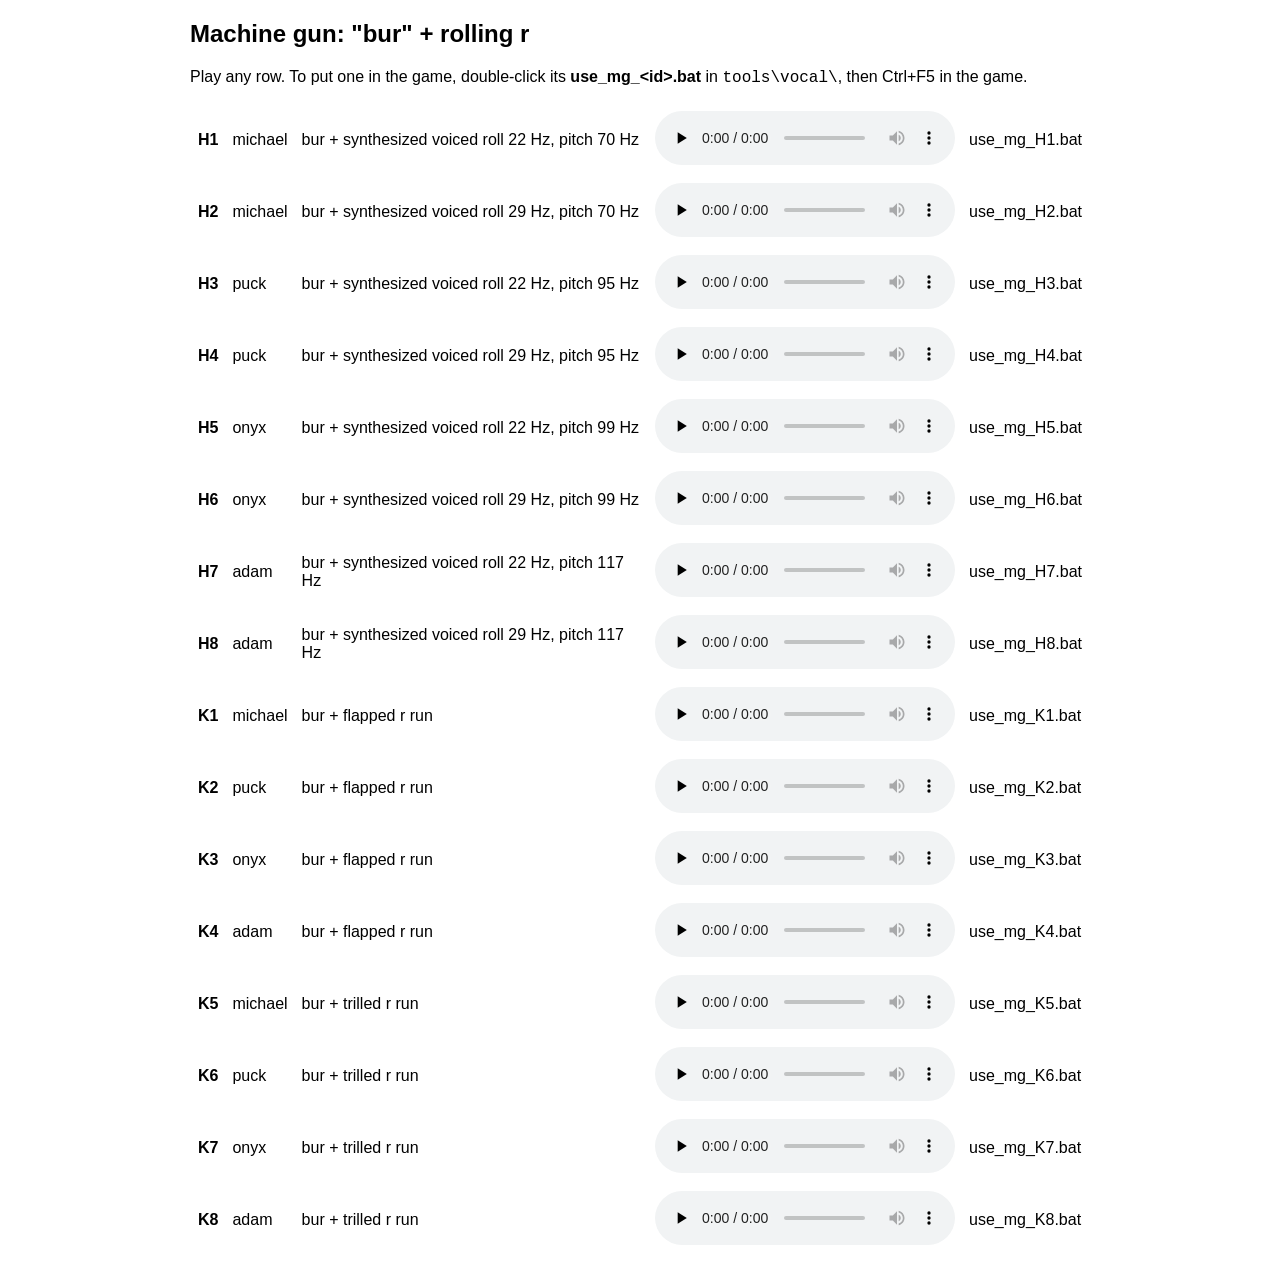
<file: tools/vocal/mg_audition.html>
<!doctype html><meta charset="utf-8"><title>MG audition</title><body style="font:16px sans-serif;max-width:900px;margin:20px auto;padding:0 12px"><h2>Machine gun: "bur" + rolling r</h2><p>Play any row. To put one in the game, double-click its <b>use_mg_&lt;id&gt;.bat</b> in <code>tools\vocal\</code>, then Ctrl+F5 in the game.</p><table cellpadding="6"><tr><td><b>H1</b></td><td>michael</td><td>bur + synthesized voiced roll 22 Hz, pitch 70 Hz</td><td><audio controls preload="none" src="/assets/raw_audio/vocal/mgv2/H1.wav"></audio></td><td>use_mg_H1.bat</td></tr><tr><td><b>H2</b></td><td>michael</td><td>bur + synthesized voiced roll 29 Hz, pitch 70 Hz</td><td><audio controls preload="none" src="/assets/raw_audio/vocal/mgv2/H2.wav"></audio></td><td>use_mg_H2.bat</td></tr><tr><td><b>H3</b></td><td>puck</td><td>bur + synthesized voiced roll 22 Hz, pitch 95 Hz</td><td><audio controls preload="none" src="/assets/raw_audio/vocal/mgv2/H3.wav"></audio></td><td>use_mg_H3.bat</td></tr><tr><td><b>H4</b></td><td>puck</td><td>bur + synthesized voiced roll 29 Hz, pitch 95 Hz</td><td><audio controls preload="none" src="/assets/raw_audio/vocal/mgv2/H4.wav"></audio></td><td>use_mg_H4.bat</td></tr><tr><td><b>H5</b></td><td>onyx</td><td>bur + synthesized voiced roll 22 Hz, pitch 99 Hz</td><td><audio controls preload="none" src="/assets/raw_audio/vocal/mgv2/H5.wav"></audio></td><td>use_mg_H5.bat</td></tr><tr><td><b>H6</b></td><td>onyx</td><td>bur + synthesized voiced roll 29 Hz, pitch 99 Hz</td><td><audio controls preload="none" src="/assets/raw_audio/vocal/mgv2/H6.wav"></audio></td><td>use_mg_H6.bat</td></tr><tr><td><b>H7</b></td><td>adam</td><td>bur + synthesized voiced roll 22 Hz, pitch 117 Hz</td><td><audio controls preload="none" src="/assets/raw_audio/vocal/mgv2/H7.wav"></audio></td><td>use_mg_H7.bat</td></tr><tr><td><b>H8</b></td><td>adam</td><td>bur + synthesized voiced roll 29 Hz, pitch 117 Hz</td><td><audio controls preload="none" src="/assets/raw_audio/vocal/mgv2/H8.wav"></audio></td><td>use_mg_H8.bat</td></tr><tr><td><b>K1</b></td><td>michael</td><td>bur + flapped r run</td><td><audio controls preload="none" src="/assets/raw_audio/vocal/mgv2/K1.wav"></audio></td><td>use_mg_K1.bat</td></tr><tr><td><b>K2</b></td><td>puck</td><td>bur + flapped r run</td><td><audio controls preload="none" src="/assets/raw_audio/vocal/mgv2/K2.wav"></audio></td><td>use_mg_K2.bat</td></tr><tr><td><b>K3</b></td><td>onyx</td><td>bur + flapped r run</td><td><audio controls preload="none" src="/assets/raw_audio/vocal/mgv2/K3.wav"></audio></td><td>use_mg_K3.bat</td></tr><tr><td><b>K4</b></td><td>adam</td><td>bur + flapped r run</td><td><audio controls preload="none" src="/assets/raw_audio/vocal/mgv2/K4.wav"></audio></td><td>use_mg_K4.bat</td></tr><tr><td><b>K5</b></td><td>michael</td><td>bur + trilled r run</td><td><audio controls preload="none" src="/assets/raw_audio/vocal/mgv2/K5.wav"></audio></td><td>use_mg_K5.bat</td></tr><tr><td><b>K6</b></td><td>puck</td><td>bur + trilled r run</td><td><audio controls preload="none" src="/assets/raw_audio/vocal/mgv2/K6.wav"></audio></td><td>use_mg_K6.bat</td></tr><tr><td><b>K7</b></td><td>onyx</td><td>bur + trilled r run</td><td><audio controls preload="none" src="/assets/raw_audio/vocal/mgv2/K7.wav"></audio></td><td>use_mg_K7.bat</td></tr><tr><td><b>K8</b></td><td>adam</td><td>bur + trilled r run</td><td><audio controls preload="none" src="/assets/raw_audio/vocal/mgv2/K8.wav"></audio></td><td>use_mg_K8.bat</td></tr></table></body>
</file>
<file: css/style.css>
/* Stick Doosh - base layout (core). Screens/menus are styled in ui.css (UI agent). */
html, body {
  margin: 0; padding: 0; width: 100%; height: 100%;
  background: #141018; color: #fff; overflow: hidden;
  touch-action: none; -webkit-user-select: none; user-select: none;
  -webkit-tap-highlight-color: transparent; overscroll-behavior: none;
  font-family: 'Bangers', Impact, 'Arial Black', sans-serif;
}
body { height: 100dvh; }
canvas#game {
  position: absolute; left: 50%; top: 50%; transform: translate(-50%, -50%);
  display: block; background: #141018; touch-action: none; outline: none;
  image-rendering: auto;
}
/* aim: the comic crosshair replaces the system cursor while playing with mouse aim (menus keep the normal cursor) */
body.sd-nocursor, body.sd-nocursor canvas#game { cursor: none; }
#ui { position: fixed; inset: 0; pointer-events: none; z-index: 10; }
#ui > * { pointer-events: auto; }
[hidden] { display: none !important; }
#toast {
  position: fixed; left: 50%; top: calc(14px + env(safe-area-inset-top)); transform: translateX(-50%) rotate(-2deg);
  z-index: 50; pointer-events: none; opacity: 0; transition: opacity .2s;
  background: #ffe14d; color: #141018; border: 4px solid #141018; box-shadow: 5px 5px 0 #141018;
  padding: 6px 16px; font-size: 22px; letter-spacing: 1px; white-space: nowrap;
}
#toast.show { opacity: 1; }
#rotate {
  display: none; position: fixed; inset: 0; z-index: 100; background: #ffe14d; color: #141018;
  align-items: center; justify-content: center; text-align: center; font-size: 34px; padding: 20px;
}
#rotate span { font-size: 20px; }
@media (orientation: portrait) and (pointer: coarse) { #rotate { display: flex; } }
#loading {
  position: fixed; inset: 0; display: flex; align-items: center; justify-content: center;
  font-size: 40px; color: #ffe14d; z-index: 90; background: #141018; letter-spacing: 2px;
  text-shadow: 3px 3px 0 #e8173a;
}
#loading.gone { display: none; }
</file>
<file: css/ui.css>
/* STICK DOOSH - ui.css (owner: ui). Comic-book DOM screens: title, select, VS, shop, settings, pause, results. */
:root {
  --sd-ink: #141018; --sd-paper: #fff6dc; --sd-yel: #ffd60a; --sd-red: #ff2e3e; --sd-blue: #2b7bff; --sd-cyan: #22d8ff;
  --sd-pink: #ff4fb4; --sd-green: #45d65a; --sd-orange: #ff8a1f; --sd-purple: #9b4dff; --sd-gold: #ffb400;
  --sd-font: 'Bangers', Impact, 'Arial Black', sans-serif;
  --sd-body: 'Trebuchet MS', system-ui, -apple-system, 'Segoe UI', sans-serif;
  --sd-dots: radial-gradient(circle, rgba(20,16,24,.22) 1.4px, transparent 1.75px);
  --sd-dots-w: radial-gradient(circle, rgba(255,255,255,.28) 1.4px, transparent 1.75px);
  --sd-burst: polygon(50% 0%,58.4% 16%,72.3% 7.5%,72.5% 24.6%,91.1% 21.6%,80.9% 38.3%,97.7% 44.2%,86.7% 54.5%,96.8% 67.7%,79.6% 70.5%,81.8% 85.9%,66.3% 81%,62% 98.5%,50% 84%,38.5% 96.6%,34.7% 79.2%,16.8% 87.4%,19.5% 71%,5.1% 67%,14.3% 54.3%,0.4% 44%,17.3% 37.6%,10.5% 22.7%,27.5% 24.6%,26.8% 5.7%,42.1% 18%);
  --sd-star: polygon(50% 0%,61.1% 15.8%,79.4% 9.5%,79.1% 28.8%,97.6% 34.5%,86% 50%,97.6% 65.5%,79.1% 71.2%,79.4% 90.5%,61.1% 84.2%,50% 100%,38.9% 84.2%,20.6% 90.5%,20.9% 71.2%,2.4% 65.5%,14% 50%,2.4% 34.5%,20.9% 28.8%,20.6% 9.5%,38.9% 15.8%);
}

/* ---------------- base screen ---------------- */
.sd-screen {
  position: fixed; inset: 0; z-index: 40; display: flex; flex-direction: column; align-items: center; justify-content: center;
  font-family: var(--sd-font); color: var(--sd-ink); letter-spacing: .04em; overflow: hidden; box-sizing: border-box;
  user-select: none; -webkit-user-select: none; -webkit-tap-highlight-color: transparent; touch-action: manipulation;
  padding: max(10px, env(safe-area-inset-top)) max(12px, env(safe-area-inset-right)) max(10px, env(safe-area-inset-bottom)) max(12px, env(safe-area-inset-left));
  gap: 8px;
}
.sd-screen *, .sd-screen *::before, .sd-screen *::after { box-sizing: border-box; }
.sd-screen[hidden] { display: none !important; }
.sd-halftone { background-color: #ffcf33; background-image: var(--sd-dots), linear-gradient(160deg, #ffe066, #ff9d2e); background-size: 9px 9px, 100% 100%; }
.sd-halftone-blue { background-color: #2b7bff; background-image: var(--sd-dots-w), linear-gradient(160deg, #46b6ff, #3a3aff); background-size: 9px 9px, 100% 100%; }
.sd-halftone-pink { background-color: #ff4fb4; background-image: var(--sd-dots), linear-gradient(160deg, #ff8ad0, #ff3f7a); background-size: 9px 9px, 100% 100%; }
.sd-halftone-ink { background-color: #141018; background-image: var(--sd-dots-w), linear-gradient(160deg, #2d2140, #120c18); background-size: 10px 10px, 100% 100%; }
.sd-scroll { touch-action: pan-y; overflow-y: auto; overscroll-behavior: contain; -webkit-overflow-scrolling: touch; scrollbar-width: thin; scrollbar-color: var(--sd-ink) transparent; }

/* ---------------- buttons (speech bubbles) ---------------- */
.sd-btn {
  --bg: #fff; font-family: var(--sd-font); font-size: clamp(18px, 2.4vw, 26px); letter-spacing: .06em; color: var(--sd-ink);
  background: var(--bg); border: 3.5px solid var(--sd-ink); border-radius: 22px / 26px; padding: 9px 20px 6px; min-height: 46px;
  box-shadow: 4px 4px 0 var(--sd-ink); cursor: pointer; position: relative; outline: none; text-transform: uppercase; line-height: 1.05;
  transition: transform .08s ease-out, box-shadow .08s ease-out, background-color .08s; -webkit-tap-highlight-color: transparent;
}
.sd-btn::before, .sd-btn::after {
  content: ''; position: absolute; left: 26px; width: 0; height: 0; border-style: solid; opacity: 0; pointer-events: none; transition: opacity .08s;
}
.sd-btn::before { bottom: -16px; border-width: 15px 14px 0 0; border-color: var(--sd-ink) transparent transparent transparent; }
.sd-btn::after { bottom: -9px; left: 29.5px; border-width: 9px 8px 0 0; border-color: var(--bg) transparent transparent transparent; }
.sd-btn:focus, .sd-btn.sd-hot { --bg: var(--sd-yel); transform: translate(-2px, -2px) rotate(-1.5deg) scale(1.04); box-shadow: 6px 6px 0 var(--sd-ink); z-index: 3; }
.sd-btn:focus::before, .sd-btn:focus::after, .sd-btn.sd-hot::before, .sd-btn.sd-hot::after { opacity: 1; }
.sd-btn:active { transform: translate(2px, 2px) scale(.98); box-shadow: 1px 1px 0 var(--sd-ink); }
.sd-btn.primary { --bg: var(--sd-red); color: #fff; text-shadow: 2px 2px 0 var(--sd-ink); }
.sd-btn.primary:focus { --bg: var(--sd-yel); color: var(--sd-ink); text-shadow: none; }
.sd-btn.small { font-size: clamp(15px, 1.8vw, 20px); min-height: 40px; padding: 6px 14px 4px; border-width: 3px; box-shadow: 3px 3px 0 var(--sd-ink); }
.sd-btn.small::before, .sd-btn.small::after { display: none; }
.sd-btn[disabled] { opacity: .45; cursor: default; }
.sd-btn.arcadeBack { --bg: #e8e2ff; }
@media (hover: hover) and (pointer: fine) {
  .sd-btn:hover { --bg: var(--sd-yel); color: var(--sd-ink); text-shadow: none; transform: translate(-2px, -2px) rotate(-1.5deg) scale(1.04); box-shadow: 6px 6px 0 var(--sd-ink); }
  .sd-btn:hover::before, .sd-btn:hover::after { opacity: 1; }
  .sd-btn.small:hover { transform: translate(-1px, -1px) scale(1.03); }
}

/* ---------------- captions, counters ---------------- */
.sd-cap {
  display: inline-block; background: var(--sd-yel); border: 3px solid var(--sd-ink); padding: 5px 14px 2px; transform: rotate(-2deg);
  box-shadow: 3px 3px 0 var(--sd-ink); font-size: clamp(20px, 3vw, 34px); line-height: 1; white-space: nowrap;
}
.sd-cap.white { background: #fff; } .sd-cap.red { background: var(--sd-red); color: #fff; text-shadow: 2px 2px 0 var(--sd-ink); }
.sd-cap.cyan { background: var(--sd-cyan); } .sd-cap.tilt-r { transform: rotate(2deg); }
.sd-gold {
  display: inline-flex; align-items: center; gap: 7px; background: #fff; border: 3px solid var(--sd-ink); border-radius: 999px;
  padding: 3px 14px 1px 4px; font-size: clamp(18px, 2.4vw, 26px); box-shadow: 3px 3px 0 var(--sd-ink); line-height: 1; white-space: nowrap;
}
.sd-gold.bump { animation: sd-bump .3s ease-out; }
.sd-coin {
  display: inline-grid; place-items: center; width: 1.15em; height: 1.15em; border-radius: 50%; border: 2.5px solid var(--sd-ink);
  background: radial-gradient(circle at 35% 32%, #fff7b0 0 18%, #ffd21f 40%, #d68a00); font-size: .7em; color: var(--sd-ink); line-height: 1; padding-top: .1em;
}
.sd-head { display: flex; align-items: center; justify-content: space-between; gap: 10px; width: 100%; max-width: 1180px; flex: 0 0 auto; flex-wrap: wrap; position: relative; z-index: 2; }
.sd-head .mid { flex: 1 1 auto; text-align: center; min-width: 0; }
.sd-head .end { display: flex; gap: 8px; align-items: center; }
.sd-foot { display: flex; gap: 10px; justify-content: center; flex-wrap: wrap; width: 100%; max-width: 1180px; flex: 0 0 auto; padding-bottom: 4px; }
.sd-hint { font-family: var(--sd-body); font-size: 12px; letter-spacing: 0; opacity: .75; text-align: center; }

/* ---------------- animations ---------------- */
@keyframes sd-pop { 0% { transform: scale(.3) rotate(-10deg); opacity: 0; } 65% { transform: scale(1.08) rotate(2deg); opacity: 1; } 100% { transform: scale(1) rotate(0); opacity: 1; } }
@keyframes sd-drop { 0% { transform: translateY(-40px) rotate(-6deg); opacity: 0; } 70% { transform: translateY(4px) rotate(1deg); opacity: 1; } 100% { transform: none; opacity: 1; } }
@keyframes sd-bump { 0% { transform: scale(1); } 40% { transform: scale(1.2) rotate(-3deg); } 100% { transform: scale(1); } }
@keyframes sd-spin { to { transform: translate(-50%, -50%) rotate(360deg); } }
@keyframes sd-stamp { 0% { transform: translate(-50%, -50%) rotate(-14deg) scale(3); opacity: 0; } 60% { transform: translate(-50%, -50%) rotate(-14deg) scale(.9); opacity: 1; } 100% { transform: translate(-50%, -50%) rotate(-14deg) scale(1); opacity: 1; } }
@keyframes sd-wobble { 0%, 100% { transform: rotate(-4deg); } 50% { transform: rotate(-2deg) scale(1.02); } }
@keyframes sd-blink { 50% { opacity: .35; } }
@keyframes sd-shake { 0%, 100% { transform: translateX(0); } 20% { transform: translateX(-8px) rotate(-2deg); } 40% { transform: translateX(7px) rotate(2deg); } 60% { transform: translateX(-5px); } 80% { transform: translateX(4px); } }
@keyframes sd-slide-l { from { transform: translateX(-105%); } to { transform: none; } }
@keyframes sd-slide-r { from { transform: translateX(105%); } to { transform: none; } }
@keyframes sd-vs { 0% { transform: translate(-50%, -50%) scale(4) rotate(-30deg); opacity: 0; } 55% { transform: translate(-50%, -50%) scale(.85) rotate(-6deg); opacity: 1; } 100% { transform: translate(-50%, -50%) scale(1) rotate(-8deg); opacity: 1; } }
@keyframes sd-shine { 0% { background-position: -200% 0, 0 0; } 100% { background-position: 200% 0, 0 0; } }
@keyframes sd-rot-phone { 0%, 25% { transform: rotate(0); } 55%, 100% { transform: rotate(-90deg); } }
.sd-anim > * { animation: sd-pop .38s cubic-bezier(.2, 1.4, .4, 1) backwards; animation-delay: calc(var(--i, 0) * 45ms); }
.sd-shake { animation: sd-shake .35s ease-out; }
.sd-calm .sd-anim > *, .sd-calm .sd-logo, .sd-calm .sd-sunburst::before { animation: none !important; }
@media (prefers-reduced-motion: reduce) { .sd-anim > *, .sd-logo, .sd-sunburst::before, .sd-card.legendary { animation: none !important; } }

/* ---------------- TITLE ---------------- */
.sd-sunburst { background: #ff5a2a; }
.sd-sunburst::before {
  content: ''; position: absolute; left: 50%; top: 42%; width: 260vmax; height: 260vmax; transform: translate(-50%, -50%);
  background: repeating-conic-gradient(from 0deg, #ff3b2f 0 9deg, #ff8a24 9deg 18deg); animation: sd-spin 90s linear infinite; z-index: 0;
}
.sd-sunburst::after { content: ''; position: absolute; inset: 0; background-image: var(--sd-dots); background-size: 9px 9px; z-index: 0; pointer-events: none; }
.sd-title-art { position: absolute; inset: 0; background-size: cover; background-position: center bottom; background-repeat: no-repeat; opacity: 0; transition: opacity .8s; z-index: 1; }
/* narrower than 3:2 (4:3 tablets, portrait phones): cover would crop the outer dudes, so fit the whole 16:9 art by width, anchored to the bottom (sunburst shows above) */
@media (max-aspect-ratio: 3/2) { .sd-title-art { background-size: 100% auto; } }
.sd-title-art.ok { opacity: 1; }
.sd-title-art.ok ~ .sd-logo .sd-logo-burst { opacity: .0; }
.sd-title-main { position: relative; z-index: 2; display: flex; flex-direction: column; align-items: center; gap: 2.2vh; width: 100%; }
.sd-logo { position: relative; text-align: center; line-height: .8; transform: rotate(-4deg); animation: sd-logo-in .75s cubic-bezier(.2, 1.6, .4, 1) both, sd-wobble 4s 1s ease-in-out infinite; padding: .25em .6em .1em; }
@keyframes sd-logo-in { 0% { transform: scale(.2) rotate(-25deg); opacity: 0; } 100% { transform: rotate(-4deg); opacity: 1; } }
.sd-logo-burst { position: absolute; left: 50%; top: 52%; width: 125%; height: 165%; transform: translate(-50%, -50%); background: var(--sd-ink); clip-path: var(--sd-burst); z-index: -1; transition: opacity .6s; }
.sd-logo-burst::after { content: ''; position: absolute; inset: 7px; background: #fff; background-image: var(--sd-dots), linear-gradient(#fff, #fff4b8); background-size: 8px 8px, 100% 100%; clip-path: var(--sd-burst); }
.sd-logo .l1, .sd-logo .l2 { display: block; color: #fff; -webkit-text-stroke: 4px var(--sd-ink); paint-order: stroke fill; text-shadow: 5px 5px 0 var(--sd-ink), 9px 9px 0 rgba(20,16,24,.3); }
.sd-logo .l1 { color: var(--sd-yel); font-size: clamp(44px, 9vw, 110px); transform: skew(-8deg) translateX(-.35em); }
.sd-logo .l2 { color: var(--sd-red); font-size: clamp(64px, 14.5vw, 176px); transform: skew(-8deg) translateX(.25em); letter-spacing: .02em; }
.sd-logo .dude { position: absolute; right: -.15em; top: -.35em; width: .9em; height: auto; font-size: clamp(60px, 12vw, 150px); transform: rotate(10deg); }
.sd-logo .dude svg { display: block; width: 100%; height: auto; }
.sd-textin { user-select: text; -webkit-user-select: text; }
.sd-tagline { font-size: clamp(14px, 2vw, 22px); }
.sd-tagline small { font-size: .65em; display: block; text-align: right; margin-top: 2px; }
#title .menu, .sd-menu { display: flex; flex-direction: column; gap: 12px; align-items: stretch; width: min(330px, 82vw); position: relative; z-index: 2; }
#title .menu .sd-btn:nth-child(odd):focus { transform: translate(-2px, -2px) rotate(1.5deg) scale(1.04); }
.sd-title-foot { position: absolute; bottom: max(8px, env(safe-area-inset-bottom)); left: 0; right: 0; display: flex; justify-content: space-between; align-items: flex-end; padding: 0 14px; z-index: 2; pointer-events: none; }
.sd-title-foot > * { pointer-events: auto; }
.sd-ver { font-family: var(--sd-body); font-size: 11px; letter-spacing: 0; color: #fff; text-shadow: 1px 1px 0 var(--sd-ink); }
.sd-cheat-badge { background: var(--sd-green); }
@media (max-height: 560px) {
  .sd-title-main { gap: 8px; }
  .sd-logo .l1 { font-size: clamp(30px, 11vh, 80px); } .sd-logo .l2 { font-size: clamp(44px, 17vh, 120px); }
  #title .menu { flex-direction: row; flex-wrap: wrap; justify-content: center; width: min(820px, 96vw); gap: 10px; }
  #title .menu .sd-btn { flex: 1 1 28%; min-width: 140px; font-size: 18px; min-height: 42px; padding: 7px 10px 4px; }
  .sd-tagline { display: none; }
}

/* dude portraits (results + how-to roster) */
.sd-portrait { flex: 0 0 auto; border: 3px solid var(--sd-ink); background: #fff; box-shadow: 3px 3px 0 var(--sd-ink); transform: rotate(-2deg); overflow: hidden; line-height: 0; }
.sd-portrait img { width: 100%; height: 100%; object-fit: cover; display: block; }
.sd-portrait.lg { width: 96px; height: 96px; } .sd-portrait.sm { width: 56px; height: 56px; }
.sd-res-dude { display: flex; align-items: center; gap: 12px; justify-content: center; margin: 4px 0 8px; }
.sd-roster { grid-column: 1 / -1; }
.sd-roster-list { display: grid; grid-template-columns: repeat(auto-fit, minmax(230px, 1fr)); gap: 8px 14px; margin-top: 6px; }
.sd-roster-card { display: flex; align-items: center; gap: 10px; }
.sd-roster-txt { display: flex; flex-direction: column; font-size: 13px; line-height: 1.2; } .sd-roster-txt b { font-size: 15px; }
@media (max-height: 560px) { .sd-portrait.lg { width: 56px; height: 56px; } }

/* ---------------- LEVEL SELECT ---------------- */
.sd-grid {
  display: grid; grid-template-columns: repeat(4, minmax(0, 1fr)); grid-template-rows: repeat(3, minmax(0, 1fr)); gap: clamp(6px, 1.3vw, 16px);
  width: 100%; max-width: 1180px; flex: 1 1 auto; min-height: 0; padding: 6px 6px 8px; position: relative; z-index: 1;
}
@media (orientation: portrait) { .sd-grid { grid-template-columns: repeat(3, minmax(0, 1fr)); grid-template-rows: repeat(4, minmax(0, 1fr)); } }
.sd-panel {
  --c: #5fd0ff; --d: #1d5f9e; --tilt: 0deg; position: relative; border: 4px solid var(--sd-ink); padding: 0; margin: 0; cursor: pointer; overflow: hidden;
  background-color: var(--c); background-image: var(--sd-dots), radial-gradient(circle at 50% 40%, rgba(255,255,255,.55), transparent 60%), linear-gradient(170deg, var(--c), var(--d));
  background-size: 8px 8px, 100% 100%, 100% 100%; box-shadow: 4px 4px 0 var(--sd-ink); display: flex; flex-direction: column; min-height: 0; min-width: 0;
  transform: rotate(var(--tilt)); transition: transform .1s ease-out, box-shadow .1s; outline: none; font-family: var(--sd-font); color: var(--sd-ink);
  animation: sd-pop .4s cubic-bezier(.2, 1.4, .4, 1) backwards; animation-delay: calc(var(--i, 0) * 40ms);
}
.sd-panel:focus, .sd-panel.sd-hot { transform: rotate(0) scale(1.06); z-index: 3; box-shadow: 0 0 0 4px var(--sd-yel), 0 0 0 8px var(--sd-ink), 8px 8px 0 8px rgba(20,16,24,.5); }
@media (hover: hover) and (pointer: fine) { .sd-panel:hover { transform: rotate(0) scale(1.04); z-index: 2; } }
.sd-panel .sd-mug { flex: 1 1 auto; min-height: 0; }
.sd-pname { background: #fff; border-top: 3px solid var(--sd-ink); font-size: clamp(11px, 1.55vw, 20px); padding: 3px 4px 1px; white-space: nowrap; overflow: hidden; text-overflow: ellipsis; line-height: 1.1; flex: 0 0 auto; }
.sd-pstage { position: absolute; left: 4px; top: 4px; background: var(--sd-ink); color: #fff; font-size: clamp(9px, 1.05vw, 13px); padding: 2px 6px 1px; transform: rotate(-3deg); max-width: calc(100% - 8px); white-space: nowrap; overflow: hidden; text-overflow: ellipsis; z-index: 2; }
.sd-best { position: absolute; right: 4px; bottom: calc(1.3em + 10px); background: #fff; border: 2px solid var(--sd-ink); font-size: clamp(9px, 1.1vw, 14px); padding: 1px 5px 0; z-index: 2; transform: rotate(2deg); }
.sd-stamp {
  position: absolute; left: 50%; top: 44%; transform: translate(-50%, -50%) rotate(-14deg); color: var(--sd-red); border: 4px solid var(--sd-red); border-radius: 8px;
  padding: 3px 8px 0; font-size: clamp(14px, 2.5vw, 32px); background: rgba(255,255,255,.82); z-index: 3; white-space: nowrap; animation: sd-stamp .4s both;
  box-shadow: inset 0 0 0 2px rgba(255,255,255,.9);
}
.sd-panel.locked { filter: grayscale(.9) brightness(.75); }
.sd-panel.locked .sd-mug::after { content: ''; position: absolute; inset: 0; background: repeating-linear-gradient(45deg, rgba(20,16,24,.65) 0 10px, transparent 10px 22px); }
.sd-lock { position: absolute; left: 50%; top: 44%; transform: translate(-50%, -50%) rotate(-6deg); background: var(--sd-ink); color: var(--sd-yel); border: 3px solid #fff; padding: 4px 10px 1px; font-size: clamp(13px, 2vw, 26px); z-index: 3; text-align: center; line-height: 1; white-space: nowrap; }
.sd-lock small { display: block; font-size: .55em; color: #fff; }
.sd-panel.fortress { --c: #ff2e3e; --d: #3b0710; }
.sd-detail {
  width: 100%; max-width: 1180px; background: #fff; border: 3px solid var(--sd-ink); box-shadow: 3px 3px 0 var(--sd-ink); padding: 5px 12px 2px;
  font-size: clamp(13px, 1.8vw, 20px); line-height: 1.2; min-height: 2.1em; flex: 0 0 auto; display: flex; gap: 12px; flex-wrap: wrap; align-items: baseline; position: relative; z-index: 2;
}
.sd-detail b { color: var(--sd-red); font-weight: normal; }
.sd-detail i { font-style: normal; font-family: var(--sd-body); font-size: .78em; letter-spacing: 0; opacity: .8; }
@media (max-height: 460px) { .sd-detail { display: none; } .sd-select .sd-head .sd-cap { font-size: 20px; } }

/* ---------------- procedural boss mugshots ---------------- */
.sd-mug { position: relative; overflow: hidden; }
.sd-mugimg { position: absolute; inset: 0; width: 100%; height: 100%; object-fit: cover; object-position: center 25%; z-index: 1; }
.sd-mug.has-art .sd-face { display: none; }
.sd-face { --skin: #fff; --hat: #2b7bff; position: absolute; left: 50%; top: 56%; height: 84%; aspect-ratio: 1 / 1; transform: translate(-50%, -50%); }
.sd-face i, .sd-face b { position: absolute; display: block; }
.sd-face .head { left: 20%; top: 22%; width: 60%; height: 60%; border-radius: 50%; background: var(--skin); border: 4px solid var(--sd-ink); z-index: 2; }
.sd-face .eye { top: 36%; width: 15%; height: 19%; background: var(--sd-ink); border-radius: 50%; }
.sd-face .eye.l { left: 26%; } .sd-face .eye.r { right: 26%; }
.sd-face .eye::after { content: ''; position: absolute; left: 25%; top: 18%; width: 38%; height: 38%; background: #fff; border-radius: 50%; }
.sd-face .brow { top: 24%; width: 26%; height: 9%; background: var(--sd-ink); border-radius: 3px; }
.sd-face .brow.l { left: 18%; transform: rotate(18deg); } .sd-face .brow.r { right: 18%; transform: rotate(-18deg); }
.sd-face .mouth { left: 30%; top: 64%; width: 40%; height: 16%; background: #7a1020; border: 3px solid var(--sd-ink); border-radius: 4px 4px 50% 50%; overflow: hidden; }
.sd-face .mouth::before { content: ''; position: absolute; left: 0; right: 0; top: 0; height: 40%; background: #fff; }
.sd-face .prop, .sd-face .prop2, .sd-face .prop3 { z-index: 3; }
/* ice: yeti + beanie + tiny scarf */
.sd-mug-ice .sd-face { --skin: #f4fbff; }
.sd-mug-ice .prop { left: 26%; top: 6%; width: 48%; height: 30%; background: #2b7bff; border: 4px solid var(--sd-ink); border-radius: 50% 50% 8px 8px; }
.sd-mug-ice .prop::after { content: ''; position: absolute; left: 36%; top: -34%; width: 30%; height: 50%; border-radius: 50%; background: #fff; border: 3px solid var(--sd-ink); }
.sd-mug-ice .prop2 { left: 30%; top: 78%; width: 40%; height: 12%; background: repeating-linear-gradient(90deg, #ff2e3e 0 8px, #fff 8px 14px); border: 3px solid var(--sd-ink); border-radius: 6px; }
/* fire: helmet + flames */
.sd-mug-fire .sd-face { --skin: #ffd2a8; }
.sd-mug-fire .prop { left: 16%; top: 12%; width: 68%; height: 26%; background: #ff2e3e; border: 4px solid var(--sd-ink); border-radius: 50% 50% 6px 6px; }
.sd-mug-fire .prop::after { content: ''; position: absolute; left: 38%; top: 15%; width: 24%; height: 60%; background: var(--sd-yel); border: 3px solid var(--sd-ink); border-radius: 4px; }
.sd-mug-fire .prop2 { left: 12%; top: -6%; width: 76%; height: 30%; background: var(--sd-orange); clip-path: polygon(0 100%, 10% 30%, 22% 70%, 34% 0, 48% 60%, 60% 10%, 72% 65%, 86% 20%, 100% 100%); z-index: 1; }
/* wind: cloud + puffed cheeks */
.sd-mug-wind .sd-face { --skin: #fff0e0; }
.sd-mug-wind .prop { left: 2%; top: 6%; width: 96%; height: 34%; background: #fff; border: 4px solid var(--sd-ink); border-radius: 60px; box-shadow: inset 0 -6px 0 #d8eef7; z-index: 1; }
.sd-mug-wind .prop2 { left: 18%; top: 54%; width: 18%; height: 16%; border-radius: 50%; background: #ff8fb0; }
.sd-mug-wind .prop3 { right: 18%; top: 54%; width: 18%; height: 16%; border-radius: 50%; background: #ff8fb0; }
/* water: pirate tricorn + eyepatch */
.sd-mug-water .sd-face { --skin: #ffd2a8; }
.sd-mug-water .prop { left: 8%; top: 4%; width: 84%; height: 30%; background: var(--sd-ink); clip-path: polygon(0 80%, 20% 20%, 50% 0, 80% 20%, 100% 80%, 50% 100%); }
.sd-mug-water .prop::after { content: ''; position: absolute; left: 44%; top: 30%; width: 12%; height: 30%; background: #fff; border-radius: 50%; }
.sd-mug-water .prop2 { left: 27%; top: 34%; width: 18%; height: 22%; background: var(--sd-ink); border-radius: 50%; }
.sd-mug-water .prop3 { left: 14%; top: 38%; width: 72%; height: 4%; background: var(--sd-ink); transform: rotate(-20deg); }
/* mud: golem + top hat + monocle */
.sd-mug-mud .sd-face { --skin: #8a5a2b; }
.sd-mug-mud .prop { left: 30%; top: -2%; width: 40%; height: 34%; background: var(--sd-ink); border-radius: 4px; box-shadow: 0 0 0 0 #000; }
.sd-mug-mud .prop::after { content: ''; position: absolute; left: -32%; bottom: -4px; width: 164%; height: 22%; background: var(--sd-ink); border-radius: 4px; }
.sd-mug-mud .prop::before { content: ''; position: absolute; left: 0; right: 0; bottom: 22%; height: 16%; background: #c0392b; }
.sd-mug-mud .prop2 { right: 22%; top: 31%; width: 22%; height: 22%; border: 4px solid var(--sd-gold); border-radius: 50%; }
.sd-mug-mud .prop3 { right: 21%; top: 52%; width: 3%; height: 34%; background: var(--sd-gold); }
/* jungle: gorilla */
.sd-mug-jungle .sd-face { --skin: #5a3a22; }
.sd-mug-jungle .prop { left: 30%; top: 50%; width: 40%; height: 30%; background: #c99a6b; border-radius: 50%; border: 3px solid var(--sd-ink); }
.sd-mug-jungle .prop::after { content: ''; position: absolute; left: 24%; right: 24%; top: 52%; height: 26%; background: #7a1020; border: 2.5px solid var(--sd-ink); border-radius: 3px 3px 50% 50%; }
.sd-mug-jungle .prop::before { content: ''; position: absolute; left: 34%; top: 16%; width: 10%; height: 18%; border-radius: 50%; background: var(--sd-ink); box-shadow: 140% 0 0 0 var(--sd-ink); }
.sd-mug-jungle .eye::after { background: #ffdd99; }
.sd-mug-jungle .prop2 { left: 12%; top: 34%; width: 14%; height: 20%; background: #5a3a22; border: 3px solid var(--sd-ink); border-radius: 50%; z-index: 1; }
.sd-mug-jungle .prop3 { right: 12%; top: 34%; width: 14%; height: 20%; background: #5a3a22; border: 3px solid var(--sd-ink); border-radius: 50%; z-index: 1; }
/* mountain: goat horns + beard */
.sd-mug-mountain .sd-face { --skin: #f1eadf; }
.sd-mug-mountain .prop { left: 8%; top: 4%; width: 30%; height: 30%; border: 7px solid #b7a17b; border-color: #b7a17b transparent transparent #b7a17b; border-radius: 50%; transform: rotate(-20deg); }
.sd-mug-mountain .prop2 { right: 8%; top: 4%; width: 30%; height: 30%; border: 7px solid #b7a17b; border-color: #b7a17b #b7a17b transparent transparent; border-radius: 50%; transform: rotate(20deg); }
.sd-mug-mountain .prop3 { left: 40%; top: 76%; width: 20%; height: 22%; background: #f1eadf; border: 3px solid var(--sd-ink); clip-path: polygon(0 0, 100% 0, 50% 100%); }
/* plains: scarecrow straw hat */
.sd-mug-plains .sd-face { --skin: #d9b26f; }
.sd-mug-plains .prop { left: 2%; top: 16%; width: 96%; height: 12%; background: #f2c230; border: 3px solid var(--sd-ink); border-radius: 50%; }
.sd-mug-plains .prop2 { left: 28%; top: 2%; width: 44%; height: 22%; background: #f2c230; border: 3px solid var(--sd-ink); border-radius: 40% 40% 4px 4px; }
.sd-mug-plains .mouth { background: #d9b26f; border-radius: 2px; height: 6%; top: 68%; border-width: 0; background-image: repeating-linear-gradient(90deg, var(--sd-ink) 0 3px, transparent 3px 9px); }
.sd-mug-plains .mouth::before { display: none; }
/* fantasy: wizard cone hat + huge beard */
.sd-mug-fantasy .sd-face { --skin: #ffd9b8; }
.sd-mug-fantasy .prop { left: 22%; top: -14%; width: 56%; height: 44%; background: var(--sd-purple); clip-path: polygon(50% 0, 100% 100%, 0 100%); }
.sd-mug-fantasy .prop::after { content: ''; position: absolute; left: 44%; top: 50%; width: 14%; height: 18%; background: var(--sd-yel); clip-path: var(--sd-star); }
.sd-mug-fantasy .prop2 { left: 22%; top: 60%; width: 56%; height: 46%; background: #fff; border: 4px solid var(--sd-ink); border-radius: 30% 30% 50% 50%; }
.sd-mug-fantasy .prop2::after { content: ''; position: absolute; left: 32%; top: 10%; width: 36%; height: 16%; background: #7a1020; border: 2.5px solid var(--sd-ink); border-radius: 3px 3px 50% 50%; }
/* moon: alien */
.sd-mug-moon .sd-face { --skin: #7dff8a; }
.sd-mug-moon .eye { width: 20%; height: 26%; top: 34%; border-radius: 50% 50% 50% 50% / 60% 60% 40% 40%; }
.sd-mug-moon .eye.l { left: 22%; transform: rotate(-20deg); } .sd-mug-moon .eye.r { right: 22%; transform: rotate(20deg); }
.sd-mug-moon .brow { display: none; }
.sd-mug-moon .prop { left: 48%; top: 2%; width: 4%; height: 22%; background: var(--sd-ink); }
.sd-mug-moon .prop::after { content: ''; position: absolute; left: -150%; top: -40%; width: 400%; height: 30%; aspect-ratio: 1; border-radius: 50%; background: var(--sd-pink); border: 3px solid var(--sd-ink); }
.sd-mug-moon .prop2 { left: 10%; top: 74%; width: 80%; height: 24%; background: #b8c4d8; border: 4px solid var(--sd-ink); border-radius: 50%; z-index: 1; }
/* retro: pixel head */
.sd-mug-retro .sd-face { --skin: #ff3fd2; }
.sd-mug-retro .head { border-radius: 0; box-shadow: 6px 6px 0 var(--sd-ink); }
.sd-mug-retro .eye { border-radius: 0; } .sd-mug-retro .eye::after { border-radius: 0; }
.sd-mug-retro .mouth { border-radius: 0; height: 10%; } .sd-mug-retro .brow { transform: none !important; border-radius: 0; }
.sd-mug-retro .prop { left: 6%; top: 6%; width: 88%; height: 88%; background: repeating-linear-gradient(0deg, rgba(20,16,24,.2) 0 3px, transparent 3px 6px); z-index: 5; pointer-events: none; }
/* fortress: evil twin helmet + goatee */
.sd-mug-fortress .sd-face { --skin: #ffd2a8; }
.sd-mug-fortress .prop { left: 16%; top: 8%; width: 68%; height: 34%; background: #3a3f4a; border: 4px solid var(--sd-ink); border-radius: 50% 50% 4px 4px; }
.sd-mug-fortress .prop::after { content: ''; position: absolute; left: 40%; top: -40%; width: 20%; height: 60%; background: var(--sd-red); border: 3px solid var(--sd-ink); clip-path: polygon(50% 0, 100% 100%, 0 100%); }
.sd-mug-fortress .prop2 { left: 40%; top: 78%; width: 20%; height: 20%; background: var(--sd-ink); clip-path: polygon(0 0, 100% 0, 50% 100%); }
.sd-mug-fortress .eye { background: var(--sd-red); } .sd-mug-fortress .brow { height: 12%; }

/* ---------------- VS splash ---------------- */
#vs.sd-screen, .sd-vs { background: var(--sd-ink); padding: 0; }
.sd-vs-side { position: absolute; top: 0; bottom: 0; width: 60%; display: flex; flex-direction: column; align-items: center; justify-content: center; gap: 10px; overflow: hidden; }
.sd-vs-side.l { left: 0; clip-path: polygon(0 0, 100% 0, 78% 100%, 0 100%); padding-right: 14%; animation: sd-slide-l .45s cubic-bezier(.2, 1.2, .4, 1) both; }
.sd-vs-side.r { right: 0; clip-path: polygon(22% 0, 100% 0, 100% 100%, 0 100%); padding-left: 14%; animation: sd-slide-r .45s .1s cubic-bezier(.2, 1.2, .4, 1) both;
  --c: #5fd0ff; --d: #1d5f9e; background-color: var(--c); background-image: var(--sd-dots), linear-gradient(170deg, var(--c), var(--d)); background-size: 9px 9px, 100% 100%; }
.sd-vs-side .sd-mug { width: min(46vh, 34vw); height: min(46vh, 34vw); border: 5px solid var(--sd-ink); box-shadow: 6px 6px 0 var(--sd-ink); background: rgba(255,255,255,.35); transform: rotate(3deg); }
.sd-vs-bros { display: flex; gap: 2px; align-items: flex-end; }
.sd-vs-bros svg { width: min(11vh, 8vw); height: auto; }
.sd-vs-word {
  position: absolute; left: 50%; top: 50%; z-index: 5; font-size: clamp(80px, 22vh, 230px); color: var(--sd-yel); -webkit-text-stroke: 5px var(--sd-ink); paint-order: stroke fill;
  text-shadow: 7px 7px 0 var(--sd-ink); transform: translate(-50%, -50%) rotate(-8deg); animation: sd-vs .5s .35s cubic-bezier(.2, 1.5, .4, 1) both; line-height: 1; padding: .25em .4em .1em;
}
.sd-vs-word::before { content: ''; position: absolute; inset: -10% -18%; background: var(--sd-red); clip-path: var(--sd-burst); z-index: -1; }
.sd-vs-name { font-size: clamp(22px, 4.6vw, 54px); }
.sd-vs-title { font-size: clamp(14px, 2.2vw, 24px); }
.sd-vs-taunt { font-family: var(--sd-body); font-weight: 700; font-size: clamp(12px, 1.7vw, 18px); letter-spacing: 0; background: #fff; border: 3px solid var(--sd-ink); border-radius: 18px; padding: 6px 12px; max-width: 80%; position: relative; }
.sd-vs.overlay { background: rgba(20,16,24,.35); }
@media (orientation: portrait) {
  .sd-vs-side { width: 100%; height: 56%; left: 0; right: 0; padding: 0 !important; }
  .sd-vs-side.l { top: 0; bottom: auto; clip-path: polygon(0 0, 100% 0, 100% 78%, 0 100%); animation-name: sd-slide-l; }
  .sd-vs-side.r { bottom: 0; top: auto; clip-path: polygon(0 22%, 100% 0, 100% 100%, 0 100%); }
  .sd-vs-side .sd-mug { width: 34vh; height: 34vh; max-width: 70vw; max-height: 70vw; }
}

/* ---------------- SHOP ---------------- */
.sd-shop { gap: 6px; }
.sd-shopkeep { display: flex; align-items: center; gap: 10px; min-width: 0; }
.sd-shopkeep img { width: 56px; height: 56px; border: 3px solid var(--sd-ink); border-radius: 50%; object-fit: cover; background: #fff; }
.sd-quip { font-family: var(--sd-body); font-weight: 700; font-size: 13px; letter-spacing: 0; background: #fff; border: 3px solid var(--sd-ink); border-radius: 16px; padding: 5px 10px; position: relative; max-width: 300px; }
.sd-tabs { display: flex; gap: 6px; flex-wrap: wrap; justify-content: center; width: 100%; max-width: 1180px; flex: 0 0 auto; }
.sd-tab { --bg: #fff; }
.sd-tab.on { --bg: var(--sd-cyan); transform: translateY(-2px) rotate(-1deg); }
.sd-tab.on:focus { --bg: var(--sd-yel); }
.sd-tab .cnt { font-size: .7em; opacity: .75; margin-left: 4px; }
.sd-shop-body { flex: 1 1 auto; min-height: 0; width: 100%; max-width: 1180px; background: rgba(255,255,255,.55); border: 4px solid var(--sd-ink); box-shadow: 4px 4px 0 var(--sd-ink); padding: 12px; }
.sd-shop-grid { display: grid; grid-template-columns: repeat(auto-fill, minmax(210px, 1fr)); gap: 14px; }
.sd-card {
  --tc: #7fd34e; position: relative; text-align: left; display: flex; flex-direction: column; gap: 4px; background: #fff; border: 3.5px solid var(--sd-ink); border-radius: 10px;
  box-shadow: 4px 4px 0 var(--sd-ink); padding: 9px 10px 8px; min-height: 160px; cursor: pointer; font-family: var(--sd-font); color: var(--sd-ink); outline: none;
  transition: transform .08s, box-shadow .08s; animation: sd-pop .35s cubic-bezier(.2, 1.4, .4, 1) backwards; animation-delay: calc(var(--i, 0) * 25ms);
}
.sd-card:focus, .sd-card.sd-hot { transform: translate(-2px, -3px) rotate(-1deg); box-shadow: 0 0 0 4px var(--sd-yel), 7px 7px 0 var(--sd-ink); z-index: 2; }
@media (hover: hover) and (pointer: fine) { .sd-card:hover { transform: translate(-1px, -2px); } }
.sd-card .tier { position: absolute; top: -10px; right: 8px; background: var(--tc); border: 3px solid var(--sd-ink); padding: 2px 8px 0; font-size: 13px; transform: rotate(4deg); line-height: 1.1; }
.sd-card .nm { font-size: 21px; line-height: 1; padding-right: 50px; }
.sd-card .desc { font-family: var(--sd-body); font-size: 13px; letter-spacing: 0; line-height: 1.25; flex: 1 1 auto; }
.sd-card .eff { font-family: var(--sd-body); font-size: 12px; font-weight: 700; letter-spacing: 0; color: #2b5fb8; }
.sd-card .row { display: flex; align-items: center; justify-content: space-between; gap: 6px; flex-wrap: wrap; }
.sd-pips { display: flex; gap: 6px; padding-left: 3px; }
.sd-pips i { display: block; width: 13px; height: 13px; border: 2.5px solid var(--sd-ink); transform: rotate(45deg); background: #fff; }
.sd-pips i.on { background: var(--tc); }
.sd-card .price { background: var(--sd-yel); border: 3px solid var(--sd-ink); border-radius: 999px; padding: 2px 10px 0 4px; font-size: 18px; display: inline-flex; align-items: center; gap: 5px; white-space: nowrap; }
.sd-card.poor .price { background: #ffc4c4; color: #b0001a; }
.sd-card .maxed { background: var(--sd-ink); color: var(--sd-yel); padding: 2px 10px 0; font-size: 16px; transform: rotate(-3deg); }
.sd-card .lockt { font-family: var(--sd-body); font-weight: 700; font-size: 12px; letter-spacing: 0; background: var(--sd-ink); color: #fff; padding: 4px 8px; border-radius: 6px; }
.sd-card .tog { font-size: 16px; border: 3px solid var(--sd-ink); border-radius: 999px; padding: 2px 10px 0; background: #ddd; }
.sd-card .tog.on { background: var(--sd-green); }
.sd-card.locked { background: #e9e6ee; }
.sd-card.locked .nm, .sd-card.locked .desc, .sd-card.locked .eff { opacity: .6; }
.sd-card.tier-rare { --tc: #3fa9ff; } .sd-card.tier-epic { --tc: #c35bff; }
.sd-card.tier-legendary {
  --tc: #ffb400; background-image: linear-gradient(110deg, transparent 30%, rgba(255,255,255,.75) 45%, transparent 60%), linear-gradient(135deg, #fff7d1, #ffd65a);
  background-size: 200% 100%, 100% 100%; animation: sd-pop .35s backwards, sd-shine 3.5s 1s linear infinite;
}
.sd-card.tier-legendary.locked { background-image: none; background-color: #e9e6ee; animation: sd-pop .35s backwards; }
.sd-shop-grid.noanim .sd-card:not(.bought) { animation: none; }
.sd-shop-grid.noanim .sd-card.tier-legendary:not(.locked):not(.bought) { animation: sd-shine 3.5s linear infinite; }
.sd-card.bought { animation: sd-bump .35s ease-out; }
.sd-card.nope { animation: sd-shake .35s ease-out; }
.sd-catblurb { font-family: var(--sd-body); font-size: 13px; font-weight: 700; letter-spacing: 0; margin: 0 0 10px; }
@media (max-height: 460px) { .sd-shopkeep img, .sd-quip { display: none; } .sd-card { min-height: 130px; } }

/* ---------------- SETTINGS ---------------- */
.sd-settings, .sd-howto, .sd-credits { gap: 6px; }
.sd-panelbox { flex: 1 1 auto; min-height: 0; width: 100%; max-width: 1000px; background: #fff; border: 4px solid var(--sd-ink); box-shadow: 5px 5px 0 var(--sd-ink); padding: 10px 16px; position: relative; }
.sd-sub { display: flex; gap: 6px; flex-wrap: wrap; margin: 2px 0 8px; }
.sd-sec { font-size: 24px; margin: 10px 0 2px; color: var(--sd-red); text-shadow: 1px 1px 0 var(--sd-ink); }
.sd-row { display: flex; align-items: center; gap: 10px; padding: 7px 0; border-bottom: 2px dashed rgba(20,16,24,.18); flex-wrap: wrap; }
.sd-row .lab { flex: 1 1 210px; font-size: 21px; line-height: 1.05; min-width: 0; }
.sd-row .lab small { display: block; font-family: var(--sd-body); font-size: 12px; letter-spacing: 0; opacity: .7; margin-top: 2px; }
.sd-row .ctl { display: flex; gap: 6px; align-items: center; flex-wrap: wrap; }
.sd-opt { --bg: #fff; }
.sd-opt.on { --bg: var(--sd-green); }
.sd-opt.on:focus { --bg: var(--sd-yel); }
.sd-val { min-width: 3.2em; text-align: right; font-size: 20px; }
.sd-range { -webkit-appearance: none; appearance: none; width: min(260px, 52vw); height: 18px; border: 3px solid var(--sd-ink); border-radius: 12px; outline: none; cursor: pointer; margin: 0;
  background: linear-gradient(90deg, var(--sd-yel) 0 var(--p, 50%), #fff var(--p, 50%)); box-shadow: 2px 2px 0 var(--sd-ink); }
.sd-range::-webkit-slider-thumb { -webkit-appearance: none; appearance: none; width: 30px; height: 30px; border-radius: 50%; background: var(--sd-red); border: 3.5px solid var(--sd-ink); box-shadow: 2px 2px 0 var(--sd-ink); }
.sd-range::-moz-range-thumb { width: 26px; height: 26px; border-radius: 50%; background: var(--sd-red); border: 3.5px solid var(--sd-ink); }
.sd-range:focus { box-shadow: 0 0 0 4px var(--sd-yel), 0 0 0 7px var(--sd-ink); }
.sd-range:focus::-webkit-slider-thumb { background: var(--sd-yel); transform: scale(1.15); }
.sd-bind { min-width: 112px; }
.sd-bind.wait { --bg: var(--sd-pink); animation: sd-blink .6s infinite; }
.sd-textin { font-family: var(--sd-font); font-size: 26px; letter-spacing: .12em; text-transform: uppercase; border: 3.5px solid var(--sd-ink); border-radius: 10px; padding: 6px 12px 3px; width: min(320px, 64vw); box-shadow: 3px 3px 0 var(--sd-ink); outline: none; background: #fffbe6; color: var(--sd-ink); }
.sd-textin:focus { box-shadow: 0 0 0 4px var(--sd-yel), 0 0 0 7px var(--sd-ink); }
.sd-cheatlist { display: flex; gap: 8px; flex-wrap: wrap; margin-top: 8px; }
.sd-note { font-family: var(--sd-body); font-size: 13px; letter-spacing: 0; line-height: 1.35; opacity: .85; margin: 6px 0; }
.sd-statgrid { display: grid; grid-template-columns: repeat(auto-fill, minmax(150px, 1fr)); gap: 8px; margin: 8px 0; }
.sd-statgrid div { border: 3px solid var(--sd-ink); padding: 4px 8px 2px; background: var(--sd-paper); font-size: 15px; }
.sd-statgrid b { display: block; font-size: 24px; font-weight: normal; }

/* ---------------- PAUSE / CONFIRM ---------------- */
#pause.sd-screen, .sd-dim { background: rgba(20,16,24,.6); }
.sd-box {
  background-color: #ffd23f; background-image: var(--sd-dots), linear-gradient(160deg, #ffe066, #ffb02e); background-size: 9px 9px, 100% 100%;
  border: 5px solid var(--sd-ink); box-shadow: 9px 9px 0 var(--sd-ink); padding: 18px 22px 22px; transform: rotate(-1.2deg); display: flex; flex-direction: column; gap: 12px; align-items: stretch;
  width: min(420px, 92vw); max-height: 96%; animation: sd-pop .32s cubic-bezier(.2, 1.4, .4, 1) backwards;
}
.sd-box h2 { margin: 0 0 4px; font-weight: normal; font-size: clamp(40px, 8vw, 70px); line-height: .9; text-align: center; color: #fff; -webkit-text-stroke: 3px var(--sd-ink); paint-order: stroke fill; text-shadow: 4px 4px 0 var(--sd-ink); }
.sd-box .sub { text-align: center; font-size: 20px; }
.sd-box p { font-family: var(--sd-body); font-weight: 700; letter-spacing: 0; font-size: 15px; margin: 0; text-align: center; }
.sd-box .btns { display: flex; gap: 10px; justify-content: center; flex-wrap: wrap; }
.sd-box .btns .sd-btn { flex: 1 1 40%; }
@media (max-height: 460px) { .sd-box { gap: 7px; padding: 10px 16px 14px; } .sd-box h2 { font-size: 40px; } .sd-box .sd-btn { min-height: 40px; padding: 6px 14px 3px; font-size: 18px; } }
#sd-confirm { z-index: 80; }
#sd-capture { z-index: 85; }

/* ---------------- RESULTS ---------------- */
.sd-results { gap: 10px; }
.sd-res-word {
  font-size: clamp(42px, 9vw, 110px); line-height: .9; color: var(--sd-yel); -webkit-text-stroke: 4px var(--sd-ink); paint-order: stroke fill;
  text-shadow: 6px 6px 0 var(--sd-ink); transform: rotate(-4deg); animation: sd-pop .5s cubic-bezier(.2, 1.6, .4, 1) backwards; text-align: center; position: relative; padding: .15em .5em 0;
}
.sd-res-word::before { content: ''; position: absolute; inset: -14% -6%; background: #fff; clip-path: var(--sd-burst); z-index: -1; }
.sd-results.fail .sd-res-word { color: var(--sd-red); }
.sd-tally {
  background: #fff; border: 5px solid var(--sd-ink); box-shadow: 8px 8px 0 var(--sd-ink); padding: 12px 22px 14px; width: min(520px, 94vw); transform: rotate(1deg); position: relative;
  animation: sd-drop .45s .2s backwards;
}
.sd-trow { display: flex; align-items: baseline; gap: 8px; font-size: clamp(20px, 3vw, 30px); padding: 3px 0; }
.sd-trow .k { flex: 0 0 auto; }
.sd-trow .dots { flex: 1 1 auto; border-bottom: 4px dotted var(--sd-ink); transform: translateY(-6px); min-width: 20px; }
.sd-trow .v { flex: 0 0 auto; }
.sd-trow.gold .v { color: #c27a00; }
.sd-trow.sub { font-size: clamp(14px, 2vw, 18px); opacity: .75; }
.sd-newsuper { align-self: center; background: var(--sd-cyan); border: 4px solid var(--sd-ink); padding: 6px 16px 2px; font-size: clamp(20px, 3.4vw, 34px); transform: rotate(-3deg); box-shadow: 5px 5px 0 var(--sd-ink); animation: sd-pop .5s .9s cubic-bezier(.2, 1.6, .4, 1) backwards; text-align: center; }
.sd-firstclear { position: absolute; right: -18px; top: -26px; left: auto; transform: rotate(12deg); color: var(--sd-red); border: 4px solid var(--sd-red); border-radius: 8px; background: rgba(255,255,255,.92); padding: 3px 9px 0; font-size: clamp(16px, 2.4vw, 26px); animation: sd-pop .4s 1.2s backwards; }
.sd-res-row { display: flex; flex-direction: column; align-items: center; gap: 10px; }
@media (max-height: 460px) { .sd-results { flex-direction: row; flex-wrap: wrap; justify-content: center; align-content: center; } .sd-res-word { font-size: 44px; width: 100%; } .sd-tally { padding: 6px 16px 8px; } .sd-trow { font-size: 19px; padding: 0; } }

/* ---------------- HOW TO / CREDITS ---------------- */
.sd-howgrid { display: grid; grid-template-columns: repeat(auto-fill, minmax(260px, 1fr)); gap: 14px; }
.sd-how { border: 4px solid var(--sd-ink); background: var(--sd-paper); padding: 8px 12px 10px; box-shadow: 4px 4px 0 var(--sd-ink); position: relative; }
.sd-how:nth-child(odd) { transform: rotate(-.6deg); } .sd-how:nth-child(even) { transform: rotate(.6deg); }
.sd-how h3 { margin: 0 0 4px; font-weight: normal; font-size: 24px; color: var(--sd-red); text-shadow: 1px 1px 0 var(--sd-ink); }
.sd-how p, .sd-how li { font-family: var(--sd-body); font-size: 14px; letter-spacing: 0; line-height: 1.35; margin: 3px 0; }
.sd-how ul { margin: 0; padding-left: 18px; }
.sd-key { display: inline-block; font-family: var(--sd-font); font-size: 15px; letter-spacing: .04em; background: #fff; border: 2.5px solid var(--sd-ink); border-radius: 6px; padding: 1px 6px 0; box-shadow: 2px 2px 0 var(--sd-ink); margin: 1px 2px; }
.sd-badge { display: inline-grid; place-items: center; width: 26px; height: 26px; background: var(--sd-yel); border: 2.5px solid var(--sd-ink); clip-path: var(--sd-star); font-family: var(--sd-font); font-size: 13px; vertical-align: middle; }
.sd-credits .sd-panelbox { text-align: center; }
.sd-credit { margin: 10px 0; }
.sd-credit .role { font-family: var(--sd-body); font-size: 13px; letter-spacing: .1em; text-transform: uppercase; opacity: .7; }
.sd-credit .who { font-size: clamp(22px, 3vw, 32px); }

/* ---------------- TOAST ---------------- */
.sd-toast { position: fixed; top: max(14px, env(safe-area-inset-top)); left: 50%; transform: translateX(-50%); z-index: 90; pointer-events: none; display: flex; flex-direction: column; align-items: center; gap: 8px; width: max-content; max-width: 92vw; }
.sd-toast-b {
  font-family: var(--sd-font); font-size: clamp(20px, 3vw, 30px); letter-spacing: .05em; color: var(--sd-ink); background: #fff; border: 4px solid var(--sd-ink); border-radius: 26px / 30px;
  padding: 8px 20px 5px; box-shadow: 5px 5px 0 var(--sd-ink); position: relative; animation: sd-pop .32s cubic-bezier(.2, 1.5, .4, 1) backwards; text-align: center;
}
.sd-toast-b::before { content: ''; position: absolute; left: 30px; bottom: -18px; border-style: solid; border-width: 17px 16px 0 0; border-color: var(--sd-ink) transparent transparent transparent; }
.sd-toast-b::after { content: ''; position: absolute; left: 34px; bottom: -9px; border-style: solid; border-width: 9px 9px 0 0; border-color: #fff transparent transparent transparent; }
.sd-toast-b.out { transition: opacity .3s, transform .3s; opacity: 0; transform: translateY(-14px) scale(.9); }
.sd-toast-b.good { background: var(--sd-yel); } .sd-toast-b.good::after { border-top-color: var(--sd-yel); }

/* ---------------- ROTATE overlay ---------------- */
.sd-rotate { position: fixed; inset: 0; z-index: 95; display: none; flex-direction: column; align-items: center; justify-content: center; gap: 22px; text-align: center; color: var(--sd-yel); font-family: var(--sd-font); font-size: 30px; letter-spacing: .05em; padding: 20px; }
.sd-rotate.on { display: flex; }
.sd-rotate .phone { width: 70px; height: 120px; border: 6px solid var(--sd-yel); border-radius: 14px; position: relative; animation: sd-rot-phone 1.8s ease-in-out infinite alternate; }
.sd-rotate .phone::after { content: ''; position: absolute; left: 50%; bottom: 6px; width: 12px; height: 12px; margin-left: -6px; border-radius: 50%; background: var(--sd-yel); }
.sd-rotate small { font-family: var(--sd-body); font-size: 14px; color: #fff; letter-spacing: 0; }

/* ---------------- small screens ---------------- */
@media (max-width: 520px) {
  .sd-btn { padding: 9px 14px 6px; }
  .sd-head .sd-cap { font-size: 20px; }
  .sd-row .lab { flex-basis: 100%; }
  .sd-shop-grid { grid-template-columns: 1fr 1fr; gap: 10px; }
  .sd-card { min-height: 150px; padding: 8px 8px 7px; }
  .sd-card .nm { font-size: 18px; padding-right: 0; margin-top: 6px; }
  .sd-card .desc { font-size: 12px; }
  .sd-panelbox { padding: 8px 10px; }
}
@media (max-height: 460px) {
  .sd-screen { gap: 5px; }
  .sd-btn { min-height: 40px; }
  .sd-head .sd-cap { font-size: 20px; }
  .sd-gold { font-size: 18px; }
  .sd-tabs .sd-btn { min-height: 36px; padding: 5px 10px 2px; font-size: 15px; }
  .sd-shop-body, .sd-panelbox { padding: 8px 10px; }
}

/* ---------------- core compatibility ---------------- */
/* core style.css shows #rotate on every portrait phone screen; menus must stay usable, so the UI owns the overlay (gameplay only) */
#rotate { display: none !important; }
body.sd-ui #title, body.sd-ui #select, body.sd-ui #vs, body.sd-ui #shop, body.sd-ui #settings, body.sd-ui #pause, body.sd-ui #results, body.sd-ui #howto, body.sd-ui #credits { pointer-events: auto; }
.sd-screen input, .sd-screen button { touch-action: manipulation; }
.sd-screen .sd-scroll, .sd-screen .sd-scroll * { touch-action: pan-y; }
.sd-screen .sd-scroll input[type=range] { touch-action: none; }

.sd-head .end { flex-wrap: wrap; min-width: 0; max-width: 100%; }
.sd-head .end:last-child { justify-content: flex-end; }
@media (max-width: 560px) {
  .sd-bc { display: none; }
  .sd-head { gap: 6px; }
  .sd-head .mid { order: -1; flex: 1 0 100%; }
  .sd-head .end .sd-btn.small { padding: 5px 10px 3px; min-height: 38px; }
}
@media (max-height: 560px) {
  .sd-logo .dude { font-size: clamp(34px, 12vh, 80px); right: -.25em; top: -.2em; }
  .sd-logo .l1 { font-size: clamp(34px, 12vh, 84px); } .sd-logo .l2 { font-size: clamp(50px, 19vh, 130px); }
}
@media (max-height: 460px) { .sd-hint { display: none; } }

/* ---- super loadout ---- */
.sd-loadout { flex-direction: column; align-items: center; overflow: auto; }
.sd-lo-help { max-width: 780px; margin: 8px 16px 2px; text-align: center; font-weight: 700; color: #fff; text-shadow: 0 2px 0 #141018; }
.sd-lo-slots, .sd-lo-grid { display: flex; flex-wrap: wrap; gap: 12px; justify-content: center; margin: 12px 14px; max-width: 900px; }
.sd-lo-slot, .sd-lo-sup { display: flex; flex-direction: column; align-items: center; text-align: center; min-width: 190px; padding: 12px 14px; border: 4px solid #141018; border-radius: 12px; background: #fffbe8; color: #141018; box-shadow: 4px 5px 0 #141018; cursor: pointer; }
.sd-lo-slot.full { background: #ffe14d; }
.sd-lo-slot b, .sd-lo-sup b { font-size: 18px; } .sd-lo-slot small, .sd-lo-sup small { font-size: 12px; font-weight: 700; }
.sd-lo-sup i { font-size: 11px; opacity: .75; font-style: normal; }
.sd-lo-sup { background: linear-gradient(#fffbe8, color-mix(in srgb, var(--c, #ccc) 35%, #fffbe8)); }
.sd-lo-sup.on { background: #7dff7a; outline: 4px solid #fff; }
.sd-lo-sup.locked { filter: grayscale(1); opacity: .55; }
.sd-lo-slot b, .sd-lo-slot small, .sd-lo-sup b, .sd-lo-sup small, .sd-lo-sup i { display: block; }

.sd-build { position: absolute; right: 10px; bottom: 6px; font-size: 11px; opacity: .65; color: #fff; text-shadow: 0 1px 0 #141018; pointer-events: none; }
</file>
